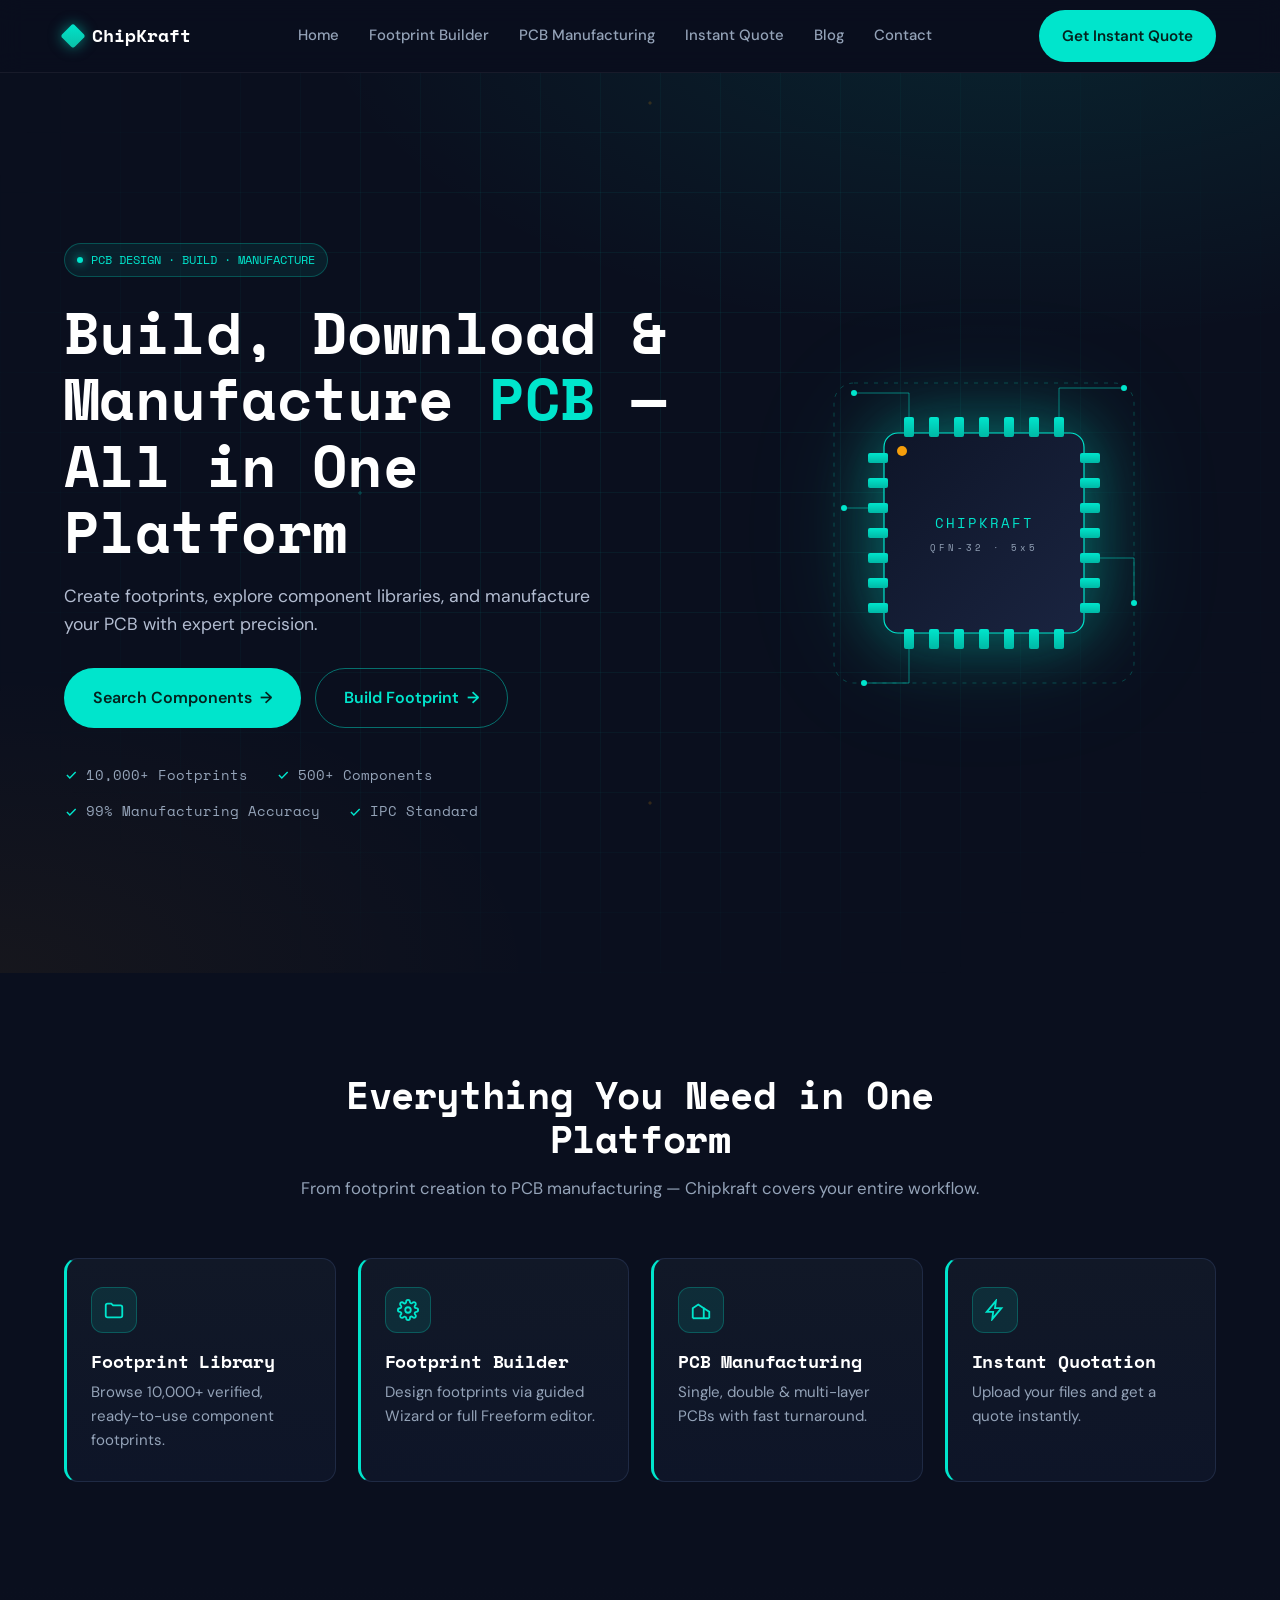
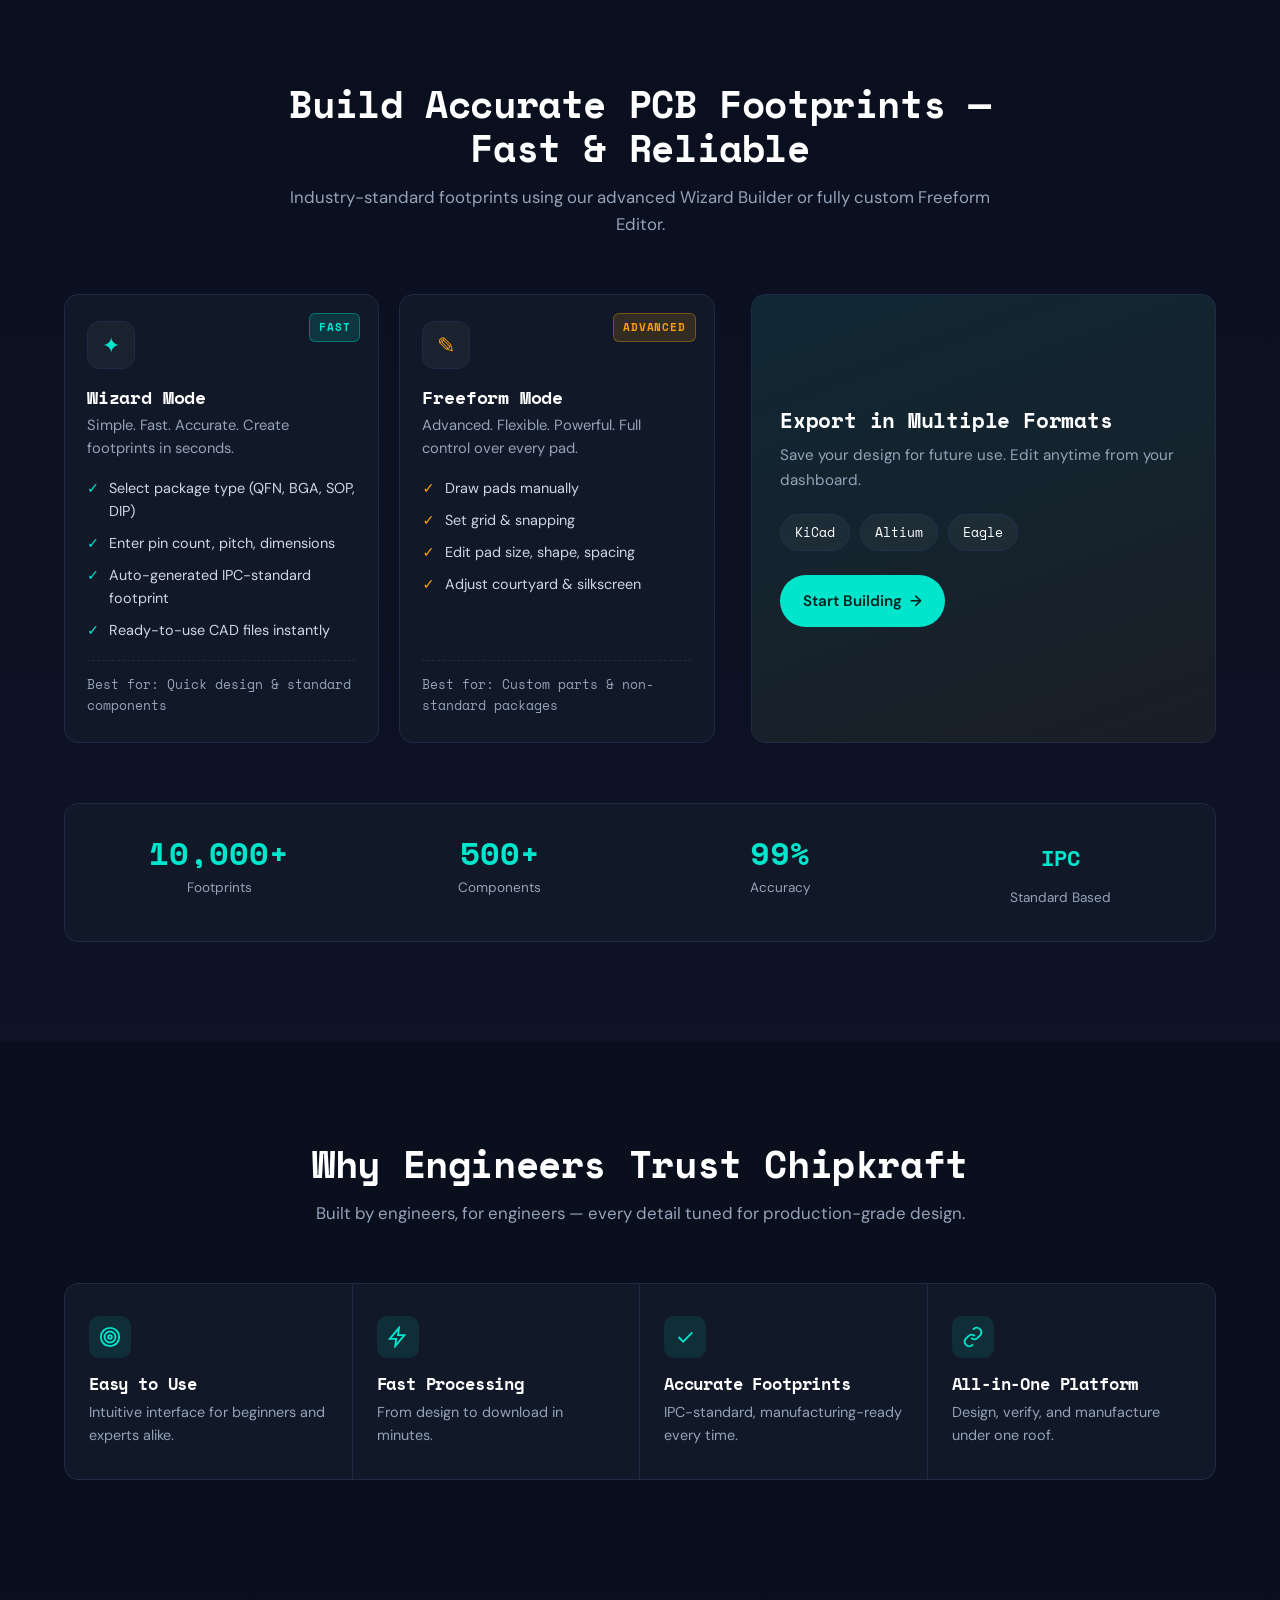
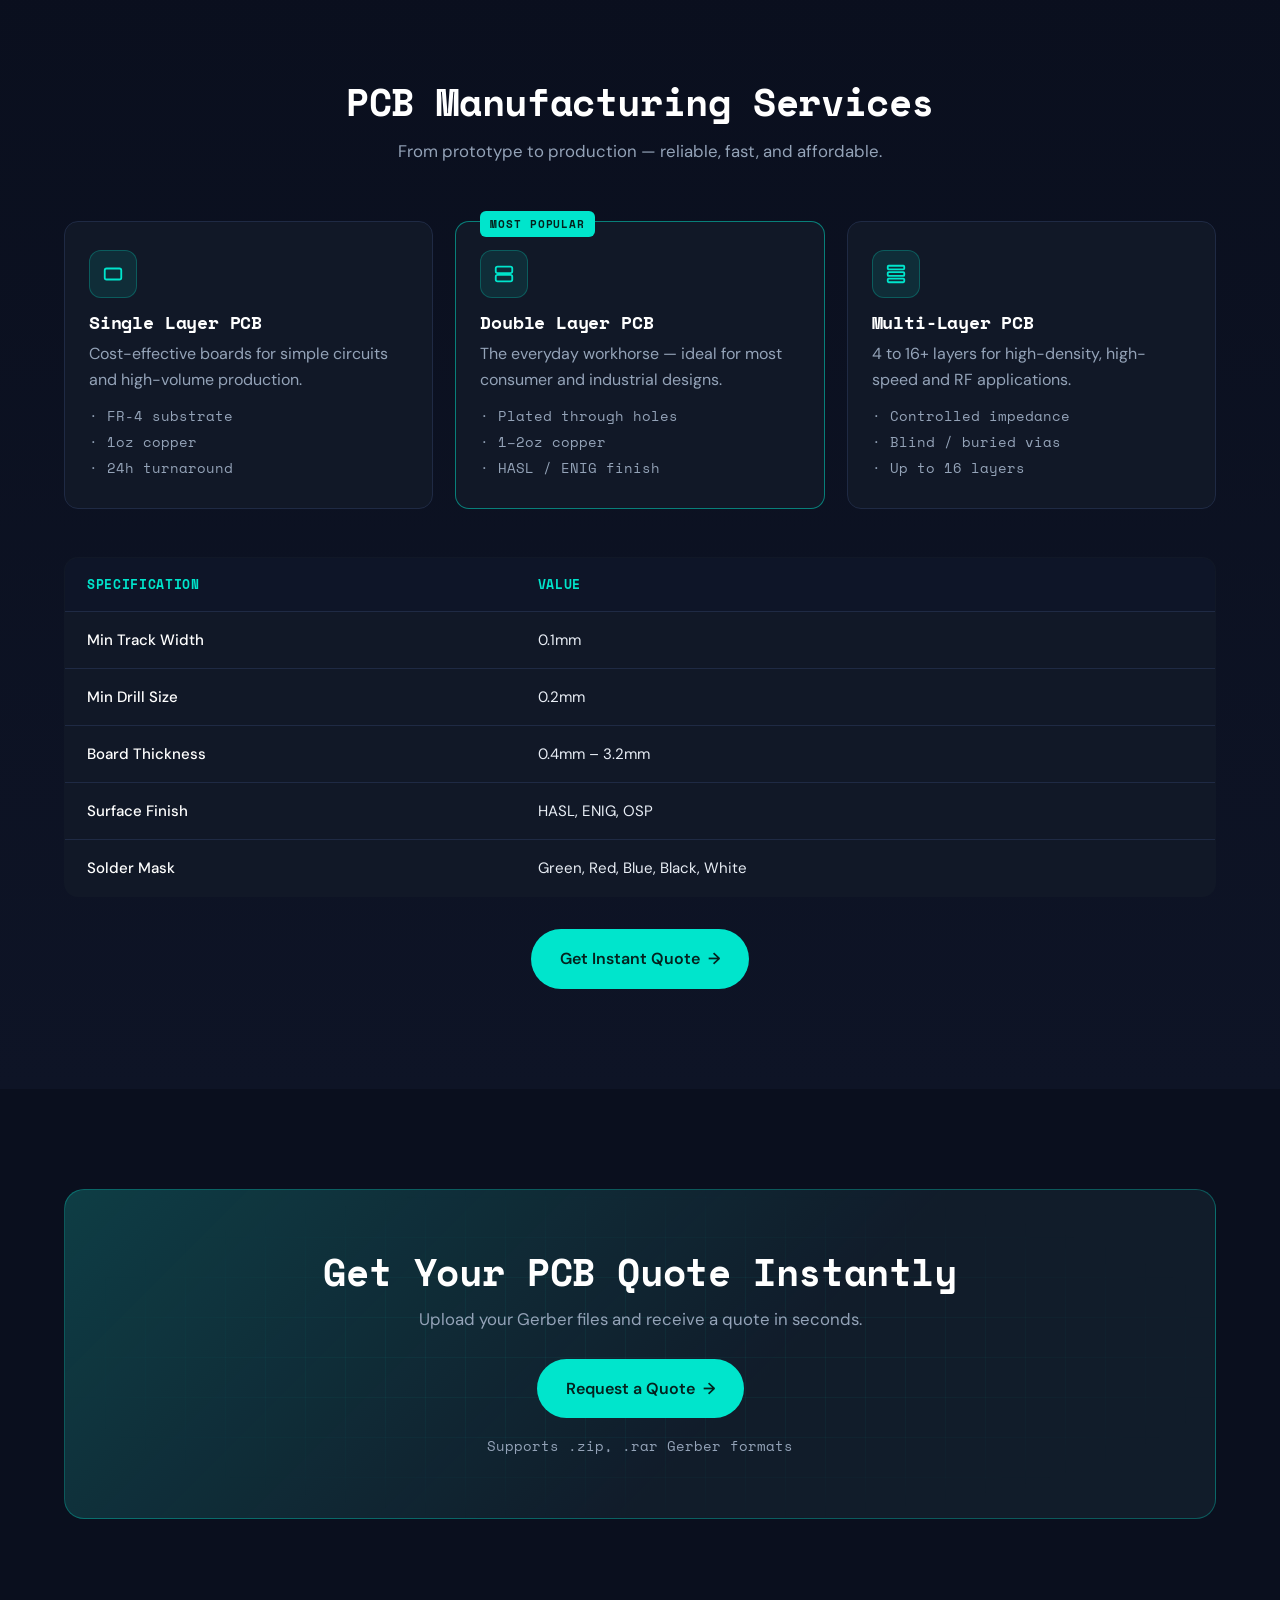
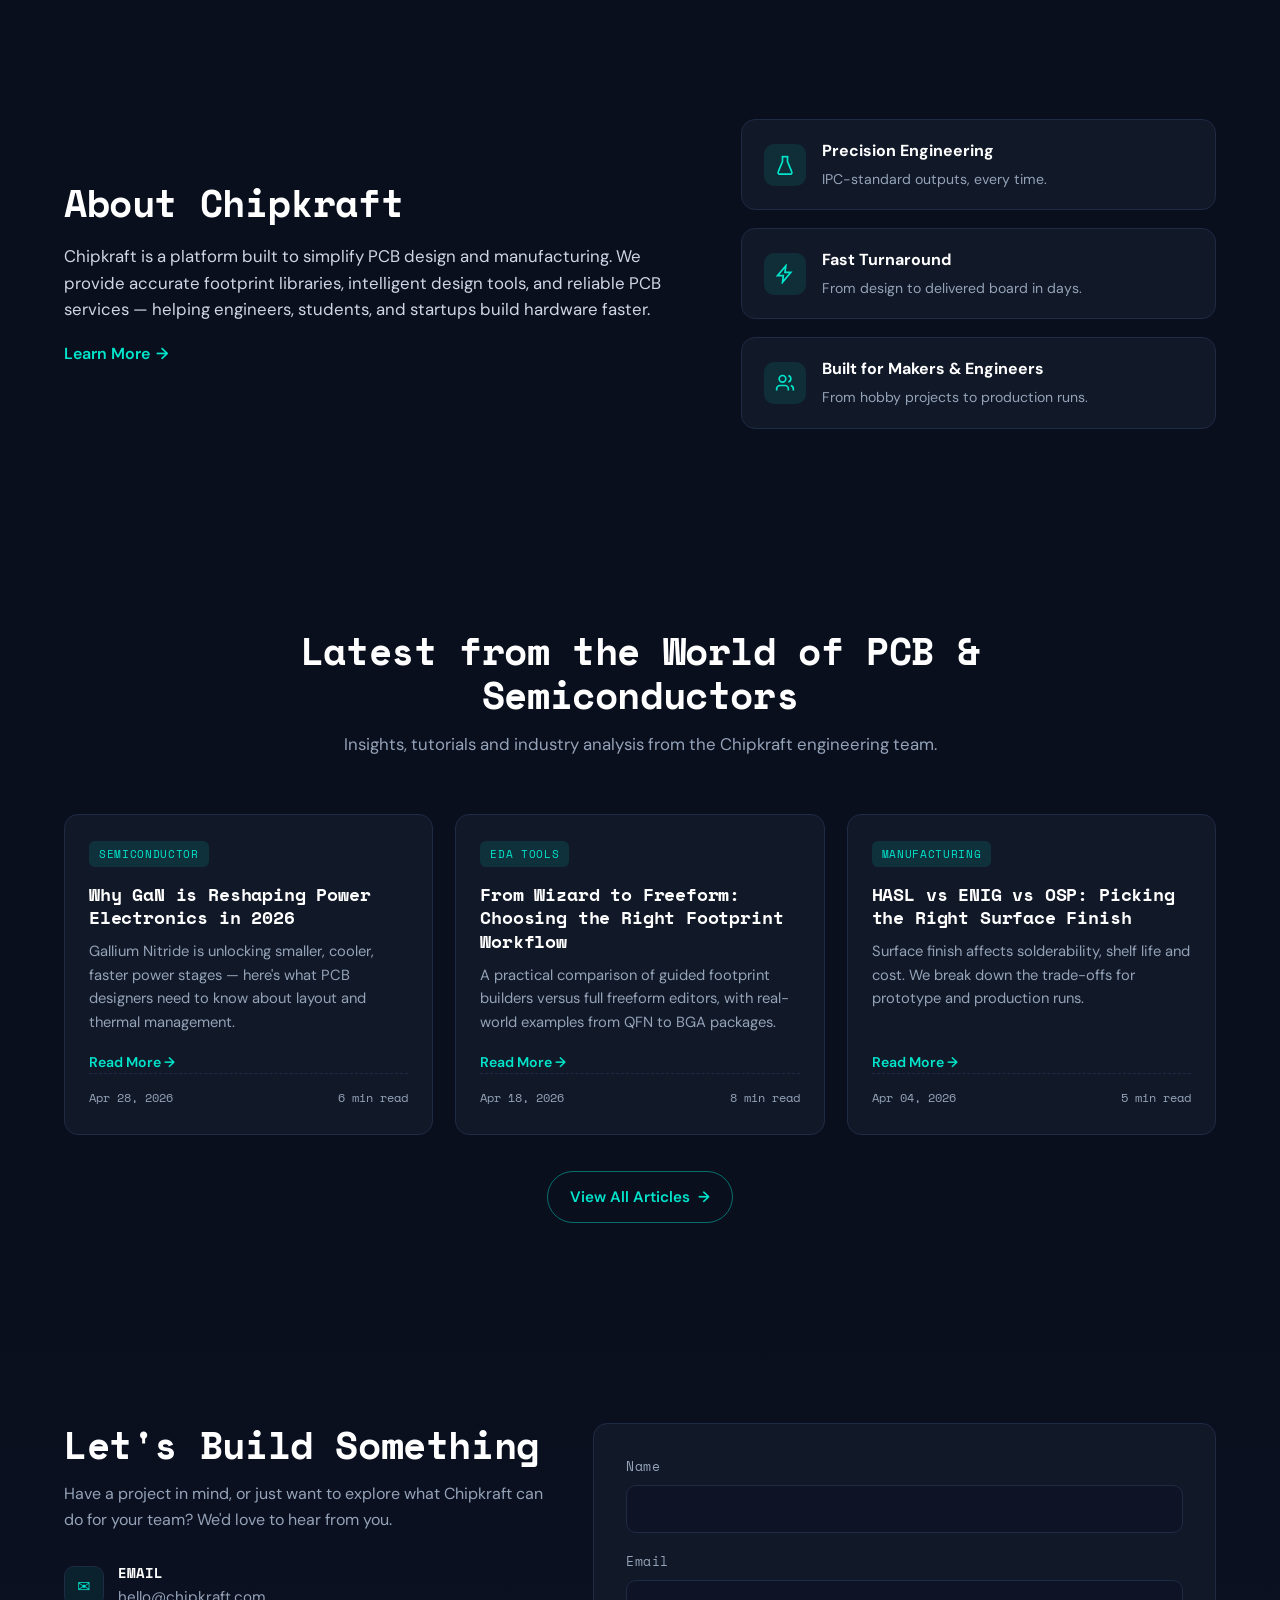
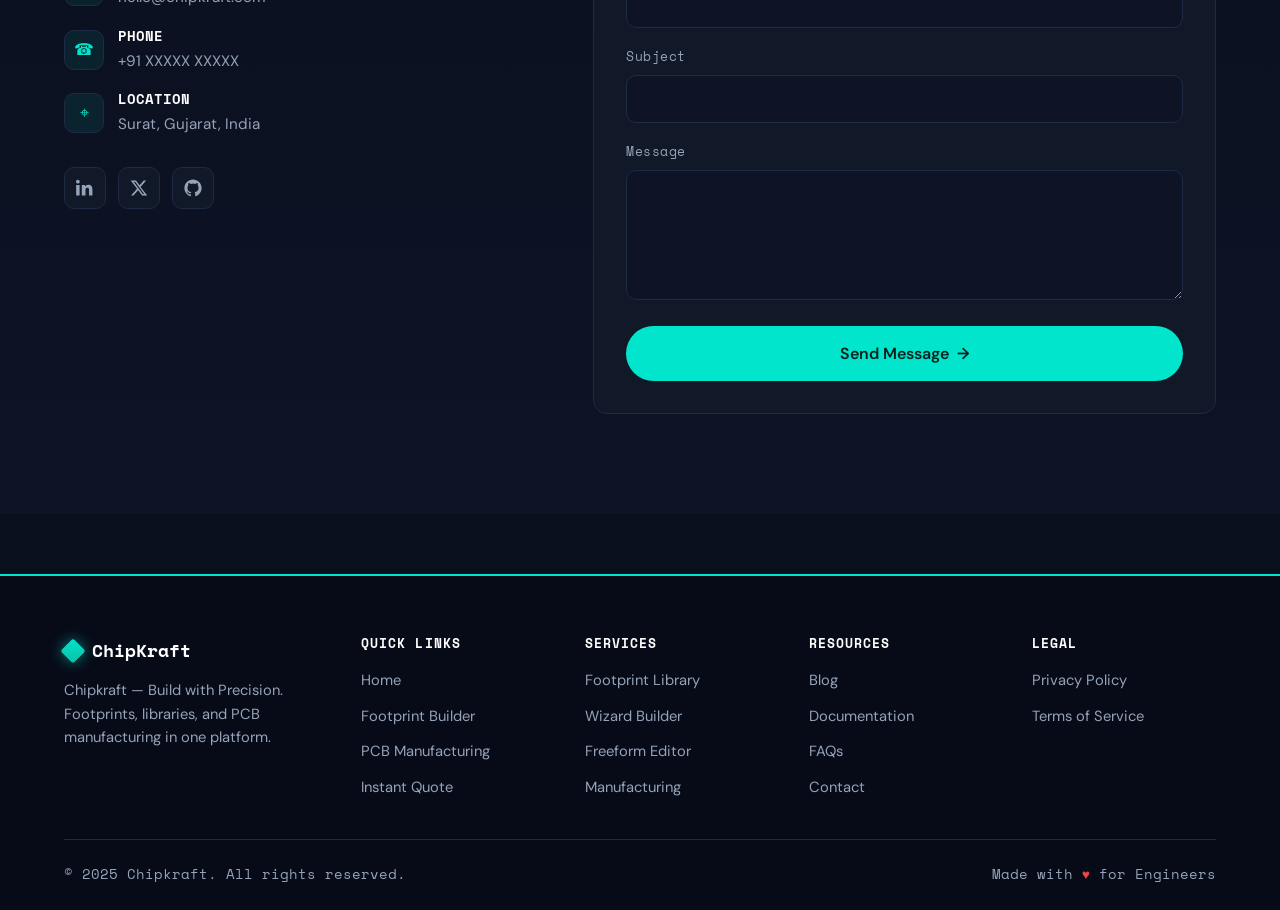
<file: index.html>
<!DOCTYPE html>
<html lang="en">
<head>
<meta charset="UTF-8" />
<meta name="viewport" content="width=device-width, initial-scale=1" />
<title>ChipKraft — Build, Download & Manufacture PCB in One Platform</title>
<meta name="description" content="ChipKraft helps engineers create accurate PCB footprints, browse component libraries, and manufacture PCBs with expert precision." />
<link rel="preconnect" href="https://fonts.googleapis.com" />
<link rel="preconnect" href="https://fonts.gstatic.com" crossorigin />
<link href="https://fonts.googleapis.com/css2?family=Space+Mono:wght@400;700&family=DM+Sans:wght@400;500;600;700&display=swap" rel="stylesheet" />
<style>
:root{
  --bg:#0A0F1E;
  --bg-2:#0E1426;
  --surface:#111827;
  --surface-2:#151d33;
  --border:#1f2a44;
  --border-2:#243150;
  --text:#E8EDF5;
  --text-muted:#94a3b8;
  --heading:#ffffff;
  --accent:#00E5CC;
  --accent-2:#00b8a5;
  --amber:#F59E0B;
  --danger:#ef4444;
  --radius:14px;
  --radius-sm:10px;
  --maxw:1200px;
  --shadow-glow:0 0 0 1px rgba(0,229,204,.25),0 10px 40px -10px rgba(0,229,204,.35);
  --font-mono:'Space Mono', ui-monospace, SFMono-Regular, Menlo, monospace;
  --font-sans:'DM Sans', system-ui, -apple-system, Segoe UI, Roboto, sans-serif;
}

*{box-sizing:border-box;margin:0;padding:0}
html{scroll-behavior:smooth;-webkit-text-size-adjust:100%}
body{
  font-family:var(--font-sans);
  background:var(--bg);
  color:var(--text);
  line-height:1.6;
  overflow-x:hidden;
  -webkit-font-smoothing:antialiased;
}
img,svg{display:block;max-width:100%}
a{color:inherit;text-decoration:none}
button{font-family:inherit;cursor:pointer;border:none;background:none;color:inherit}
input,textarea,select{font-family:inherit;font-size:inherit;color:inherit}

h1,h2,h3,h4{font-family:var(--font-mono);color:var(--heading);letter-spacing:-.01em;line-height:1.15}
h1{font-size:clamp(2rem,4.6vw,3.6rem);font-weight:700}
h2{font-size:clamp(1.6rem,3vw,2.4rem);font-weight:700}
h3{font-size:1.15rem;font-weight:700}
p{color:var(--text-muted)}

.container{max-width:var(--maxw);margin:0 auto;padding:0 24px}

/* ---------- Buttons ---------- */
.btn{
  display:inline-flex;align-items:center;gap:8px;
  padding:13px 22px;border-radius:999px;
  font-weight:600;font-size:.95rem;
  transition:all .25s ease;white-space:nowrap;
  border:1px solid transparent;
}
.btn .arrow{transition:transform .25s ease}
.btn:hover .arrow{transform:translateX(4px)}
.btn-primary{
  background:var(--accent);color:#04221e;
  box-shadow:0 0 0 0 rgba(0,229,204,.6);
}
.btn-primary:hover{
  background:#1ff0d8;
  box-shadow:0 0 30px rgba(0,229,204,.55),0 0 0 4px rgba(0,229,204,.15);
  transform:translateY(-1px);
}
.btn-ghost{
  background:transparent;color:var(--accent);
  border:1px solid rgba(0,229,204,.45);
}
.btn-ghost:hover{
  background:rgba(0,229,204,.08);
  border-color:var(--accent);
  box-shadow:0 0 22px rgba(0,229,204,.25);
}
.btn-lg{padding:16px 28px;font-size:1rem}

/* ---------- Navbar ---------- */
.nav{
  position:sticky;top:0;z-index:1000;
  backdrop-filter:blur(12px);
  -webkit-backdrop-filter:blur(12px);
  background:rgba(10,15,30,.72);
  border-bottom:1px solid rgba(255,255,255,.06);
}
.nav-inner{display:flex;align-items:center;justify-content:space-between;height:72px}
.logo{display:flex;align-items:center;gap:10px;font-family:var(--font-mono);font-weight:700;color:#fff;font-size:1.15rem}
.logo .diamond{
  width:18px;height:18px;display:inline-block;transform:rotate(45deg);
  background:linear-gradient(135deg,var(--accent),#0bbfa6);
  border-radius:3px;
  box-shadow:0 0 14px rgba(0,229,204,.55);
}
.nav-links{display:flex;align-items:center;gap:30px}
.nav-links a{color:var(--text-muted);font-size:.93rem;font-weight:500;transition:color .2s}
.nav-links a:hover{color:#fff}
.nav-cta{display:flex;align-items:center;gap:14px}
.hamburger{display:none;width:42px;height:42px;border:1px solid var(--border);border-radius:10px;align-items:center;justify-content:center}
.hamburger span{width:18px;height:2px;background:#fff;position:relative;display:block}
.hamburger span::before,.hamburger span::after{content:"";position:absolute;width:18px;height:2px;background:#fff;left:0;transition:transform .25s}
.hamburger span::before{top:-6px}
.hamburger span::after{top:6px}
.nav.open .hamburger span{background:transparent}
.nav.open .hamburger span::before{transform:translateY(6px) rotate(45deg)}
.nav.open .hamburger span::after{transform:translateY(-6px) rotate(-45deg)}

/* ---------- Hero ---------- */
.hero{
  position:relative;min-height:100vh;
  display:flex;align-items:center;
  padding:80px 0 60px;
  overflow:hidden;
  background:
    radial-gradient(1200px 600px at 80% -10%, rgba(0,229,204,.10), transparent 60%),
    radial-gradient(900px 500px at 0% 100%, rgba(245,158,11,.05), transparent 60%),
    var(--bg);
}
.hero::before{
  content:"";position:absolute;inset:0;pointer-events:none;
  background-image:
    repeating-linear-gradient(0deg, rgba(0,229,204,.06) 0 1px, transparent 1px 60px),
    repeating-linear-gradient(90deg, rgba(0,229,204,.06) 0 1px, transparent 1px 60px);
  mask-image:radial-gradient(ellipse at 50% 40%, #000 30%, transparent 80%);
  -webkit-mask-image:radial-gradient(ellipse at 50% 40%, #000 30%, transparent 80%);
}
.hero::after{
  content:"";position:absolute;inset:0;pointer-events:none;
  background-image:
    radial-gradient(circle, rgba(0,229,204,.6) 1.4px, transparent 2px),
    radial-gradient(circle, rgba(245,158,11,.5) 1.2px, transparent 2px);
  background-position: 60px 120px, 300px 380px;
  background-size: 600px 600px, 700px 700px;
  background-repeat:repeat;
  opacity:.35;
  filter:blur(.3px);
}
.hero-grid{
  position:relative;z-index:1;
  display:grid;grid-template-columns:1.15fr .85fr;gap:60px;align-items:center;
}
.eyebrow{
  display:inline-flex;align-items:center;gap:8px;
  font-family:var(--font-mono);font-size:.78rem;
  color:var(--accent);
  padding:6px 12px;border-radius:999px;
  background:rgba(0,229,204,.08);
  border:1px solid rgba(0,229,204,.25);
  margin-bottom:22px;
}
.eyebrow .dot{width:6px;height:6px;border-radius:50%;background:var(--accent);box-shadow:0 0 10px var(--accent)}
.hero h1 span{color:var(--accent)}
.hero p.lead{font-size:1.1rem;margin:18px 0 30px;max-width:560px;color:#b3bdd1}
.hero-ctas{display:flex;flex-wrap:wrap;gap:14px;margin-bottom:36px}
.trust-bar{display:flex;flex-wrap:wrap;gap:14px 28px;color:var(--text-muted);font-size:.88rem}
.trust-bar span{display:inline-flex;align-items:center;gap:8px;font-family:var(--font-mono)}
.trust-bar svg{width:14px;height:14px;color:var(--accent)}

/* PCB illustration */
.pcb-illo{position:relative;display:flex;align-items:center;justify-content:center;animation:float 6s ease-in-out infinite;will-change:transform}
@keyframes float{0%,100%{transform:translateY(-6px)}50%{transform:translateY(6px)}}
.pcb-illo svg{filter:drop-shadow(0 0 30px rgba(0,229,204,.35)) drop-shadow(0 0 60px rgba(0,229,204,.15))}

/* ---------- Sections ---------- */
section{padding:100px 0;position:relative}
.section-head{text-align:center;max-width:720px;margin:0 auto 56px}
.section-head h2{margin-bottom:14px}
.section-head p{font-size:1.05rem}

.reveal{opacity:0;transform:translateY(20px);transition:opacity .7s ease, transform .7s ease}
.reveal.visible{opacity:1;transform:none}

/* ---------- Features grid ---------- */
.features{
  display:grid;grid-template-columns:repeat(4,1fr);gap:22px;
}
.feature-card{
  background:linear-gradient(180deg,var(--surface),#0e1528);
  border:1px solid var(--border);
  border-left:3px solid var(--accent);
  border-radius:var(--radius);
  padding:28px 24px;
  transition:transform .25s ease, box-shadow .25s ease, border-color .25s;
}
.feature-card:hover{
  transform:translateY(-4px);
  box-shadow:0 12px 40px -15px rgba(0,229,204,.45);
  border-color:rgba(0,229,204,.4);
}
.feat-icon{
  width:46px;height:46px;border-radius:12px;
  background:rgba(0,229,204,.10);
  color:var(--accent);
  display:flex;align-items:center;justify-content:center;
  margin-bottom:18px;
  border:1px solid rgba(0,229,204,.25);
}
.feature-card h3{margin-bottom:8px;color:#fff}
.feature-card p{font-size:.94rem}

/* ---------- Footprint builder ---------- */
.builder{background:linear-gradient(180deg,var(--bg),var(--bg-2))}
.builder-grid{display:grid;grid-template-columns:1.4fr 1fr;gap:36px;align-items:stretch}
.builder-cards{display:grid;grid-template-columns:1fr 1fr;gap:20px}
.mode-card{
  background:var(--surface);
  border:1px solid var(--border);
  border-radius:var(--radius);
  padding:26px 22px;
  display:flex;flex-direction:column;
  position:relative;
  transition:transform .25s, box-shadow .25s;
}
.mode-card:hover{transform:translateY(-3px);box-shadow:0 14px 40px -18px rgba(0,229,204,.4)}
.mode-card .badge{
  position:absolute;top:18px;right:18px;
  font-family:var(--font-mono);font-size:.68rem;font-weight:700;letter-spacing:.08em;
  padding:5px 9px;border-radius:6px;
}
.badge-fast{background:rgba(0,229,204,.15);color:var(--accent);border:1px solid rgba(0,229,204,.35)}
.badge-adv{background:rgba(245,158,11,.15);color:var(--amber);border:1px solid rgba(245,158,11,.35)}
.mode-icon{
  width:48px;height:48px;border-radius:12px;
  display:flex;align-items:center;justify-content:center;
  background:rgba(255,255,255,.04);border:1px solid var(--border);
  color:var(--accent);font-size:1.4rem;font-family:var(--font-mono);
  margin-bottom:18px;
}
.mode-card.adv .mode-icon{color:var(--amber)}
.mode-card h3{margin-bottom:6px}
.mode-card p.desc{font-size:.92rem;margin-bottom:16px}
.steps{list-style:none;display:flex;flex-direction:column;gap:9px;margin-bottom:18px}
.steps li{display:flex;gap:10px;font-size:.9rem;color:#cfd6e6}
.steps li::before{content:"✓";color:var(--accent);font-weight:700;flex-shrink:0}
.mode-card.adv .steps li::before{color:var(--amber)}
.tag{
  margin-top:auto;font-size:.8rem;color:var(--text-muted);font-family:var(--font-mono);
  padding-top:14px;border-top:1px dashed var(--border);
}

.export-panel{
  background:linear-gradient(160deg, rgba(0,229,204,.08), rgba(245,158,11,.04)), var(--surface);
  border:1px solid var(--border);
  border-radius:var(--radius);
  padding:32px 28px;
  display:flex;flex-direction:column;justify-content:center;
}
.export-panel h3{font-size:1.3rem;margin-bottom:10px}
.export-panel p{font-size:.95rem;margin-bottom:22px}
.format-pills{display:flex;flex-wrap:wrap;gap:10px;margin-bottom:24px}
.pill{
  font-family:var(--font-mono);font-size:.82rem;
  padding:7px 14px;border-radius:999px;
  background:rgba(255,255,255,.04);
  border:1px solid var(--border-2);
  color:#fff;
}

.stats{
  margin-top:60px;
  display:grid;grid-template-columns:repeat(4,1fr);gap:20px;
  background:var(--surface);border:1px solid var(--border);
  border-radius:var(--radius);padding:32px 24px;
}
.stat{text-align:center}
.stat .num{font-family:var(--font-mono);font-size:2rem;font-weight:700;color:var(--accent);line-height:1.1}
.stat .label{font-size:.85rem;color:var(--text-muted);margin-top:6px}

/* ---------- Why ---------- */
.why-grid{display:grid;grid-template-columns:repeat(4,1fr);gap:0;border:1px solid var(--border);border-radius:var(--radius);overflow:hidden;background:var(--surface)}
.why-card{padding:32px 24px;border-right:1px solid var(--border)}
.why-card:last-child{border-right:none}
.why-icon{width:42px;height:42px;border-radius:10px;display:flex;align-items:center;justify-content:center;background:rgba(0,229,204,.1);color:var(--accent);margin-bottom:16px}
.why-card h3{font-size:1.05rem;margin-bottom:8px}
.why-card p{font-size:.9rem}

/* ---------- Manufacturing ---------- */
.pcb-cards{display:grid;grid-template-columns:repeat(3,1fr);gap:22px;margin-bottom:48px}
.pcb-card{
  background:var(--surface);border:1px solid var(--border);border-radius:var(--radius);
  padding:28px 24px;position:relative;transition:transform .25s, box-shadow .25s;
}
.pcb-card:hover{transform:translateY(-4px);box-shadow:0 14px 40px -18px rgba(0,229,204,.45)}
.pcb-card.popular{border-color:rgba(0,229,204,.5)}
.popular-badge{
  position:absolute;top:-11px;left:24px;
  background:var(--accent);color:#04221e;
  font-family:var(--font-mono);font-size:.7rem;font-weight:700;letter-spacing:.08em;
  padding:4px 10px;border-radius:6px;
}
.pcb-card h3{margin:14px 0 8px}
.pcb-card .specs{margin-top:14px;font-size:.85rem;color:var(--text-muted);font-family:var(--font-mono);display:flex;flex-direction:column;gap:4px}
.pcb-icon{width:48px;height:48px;border-radius:12px;background:rgba(0,229,204,.1);color:var(--accent);display:flex;align-items:center;justify-content:center;border:1px solid rgba(0,229,204,.25)}

.spec-table{width:100%;border-collapse:collapse;background:var(--surface);border:1px solid var(--border);border-radius:var(--radius);overflow:hidden;margin-bottom:32px}
.spec-table th,.spec-table td{padding:16px 22px;text-align:left;border-bottom:1px solid var(--border);font-size:.94rem}
.spec-table th{background:#0e1528;color:var(--accent);font-family:var(--font-mono);font-weight:700;font-size:.82rem;letter-spacing:.05em;text-transform:uppercase}
.spec-table tr:last-child td{border-bottom:none}
.spec-table td:first-child{color:#fff;font-weight:500}
.cta-row{text-align:center}

/* ---------- Quote banner ---------- */
.quote-banner{
  background:
    linear-gradient(135deg, rgba(0,229,204,.18), rgba(0,229,204,.02) 60%),
    var(--surface);
  border:1px solid rgba(0,229,204,.3);
  border-radius:20px;
  padding:60px 40px;text-align:center;
  position:relative;overflow:hidden;
}
.quote-banner::before{
  content:"";position:absolute;inset:0;pointer-events:none;
  background-image:
    repeating-linear-gradient(0deg, rgba(0,229,204,.05) 0 1px, transparent 1px 40px),
    repeating-linear-gradient(90deg, rgba(0,229,204,.05) 0 1px, transparent 1px 40px);
  mask-image:radial-gradient(ellipse at center, #000 30%, transparent 75%);
  -webkit-mask-image:radial-gradient(ellipse at center, #000 30%, transparent 75%);
}
.quote-banner > *{position:relative}
.quote-banner h2{margin-bottom:12px}
.quote-banner p{margin-bottom:26px;font-size:1.05rem}
.quote-banner .note{font-size:.85rem;color:var(--text-muted);margin-top:18px;font-family:var(--font-mono)}

/* ---------- About ---------- */
.about-grid{display:grid;grid-template-columns:1.3fr 1fr;gap:60px;align-items:center}
.about-grid h2{margin-bottom:18px}
.about-grid p{font-size:1.05rem;margin-bottom:18px;color:#cfd6e6}
.learn-link{color:var(--accent);font-weight:600;display:inline-flex;align-items:center;gap:6px}
.about-list{list-style:none;display:flex;flex-direction:column;gap:18px}
.about-list li{display:flex;align-items:center;gap:16px;background:var(--surface);border:1px solid var(--border);border-radius:var(--radius);padding:18px 22px}
.about-list .ico{width:42px;height:42px;border-radius:10px;background:rgba(0,229,204,.1);color:var(--accent);display:flex;align-items:center;justify-content:center;flex-shrink:0}
.about-list strong{color:#fff;display:block;margin-bottom:2px}
.about-list span{font-size:.88rem;color:var(--text-muted)}

/* ---------- Blog ---------- */
.blog-grid{display:grid;grid-template-columns:repeat(3,1fr);gap:22px;margin-bottom:36px}
.blog-card{
  background:var(--surface);border:1px solid var(--border);border-radius:var(--radius);
  padding:26px 24px;transition:transform .25s, box-shadow .25s, border-color .25s;
  display:flex;flex-direction:column;
}
.blog-card:hover{transform:translateY(-4px);box-shadow:0 14px 40px -18px rgba(0,229,204,.35);border-color:rgba(0,229,204,.3)}
.cat-badge{
  display:inline-block;font-family:var(--font-mono);font-size:.7rem;letter-spacing:.06em;
  padding:4px 10px;border-radius:6px;background:rgba(0,229,204,.12);color:var(--accent);
  margin-bottom:16px;align-self:flex-start;text-transform:uppercase;
}
.blog-card h3{font-size:1.1rem;margin-bottom:10px;line-height:1.35}
.blog-card .excerpt{font-size:.92rem;margin-bottom:16px;flex:1}
.blog-meta{font-size:.78rem;color:var(--text-muted);font-family:var(--font-mono);margin-top:auto;padding-top:14px;border-top:1px dashed var(--border);display:flex;justify-content:space-between;align-items:center}
.read-more{color:var(--accent);font-weight:600;font-size:.88rem}

/* ---------- Contact ---------- */
.contact-grid{display:grid;grid-template-columns:1fr 1.3fr;gap:50px}
.contact-info h2{margin-bottom:14px}
.contact-info > p{margin-bottom:30px}
.contact-list{list-style:none;display:flex;flex-direction:column;gap:16px;margin-bottom:30px}
.contact-list li{display:flex;align-items:center;gap:14px}
.contact-list .ico{width:40px;height:40px;border-radius:10px;background:rgba(0,229,204,.08);color:var(--accent);display:flex;align-items:center;justify-content:center;border:1px solid var(--border);flex-shrink:0}
.contact-list strong{color:#fff;display:block;font-size:.85rem;font-family:var(--font-mono)}
.contact-list span{color:var(--text-muted);font-size:.95rem}
.socials{display:flex;gap:12px}
.socials a{width:42px;height:42px;border-radius:10px;background:var(--surface);border:1px solid var(--border);display:flex;align-items:center;justify-content:center;color:var(--text-muted);transition:all .2s}
.socials a:hover{color:var(--accent);border-color:var(--accent);box-shadow:0 0 18px rgba(0,229,204,.25)}

.contact-form{background:var(--surface);border:1px solid var(--border);border-radius:var(--radius);padding:32px}
.field{margin-bottom:18px}
.field label{display:block;font-size:.82rem;color:var(--text-muted);margin-bottom:8px;font-family:var(--font-mono);letter-spacing:.04em}
.field input,.field textarea{
  width:100%;background:var(--bg-2);border:1px solid var(--border);border-radius:10px;
  padding:13px 15px;color:#fff;font-size:.95rem;transition:border-color .2s, box-shadow .2s;
}
.field input:focus,.field textarea:focus{outline:none;border-color:var(--accent);box-shadow:0 0 0 3px rgba(0,229,204,.15)}
.field textarea{min-height:130px;resize:vertical}
.field-error{color:var(--danger);font-size:.78rem;margin-top:6px;display:none}
.field.invalid input,.field.invalid textarea{border-color:var(--danger)}
.field.invalid .field-error{display:block}
.form-success{display:none;background:rgba(0,229,204,.12);border:1px solid rgba(0,229,204,.4);color:var(--accent);padding:12px 16px;border-radius:10px;margin-top:14px;font-size:.92rem;font-family:var(--font-mono)}
.form-success.show{display:block}

/* ---------- Footer ---------- */
footer{background:#070b18;border-top:2px solid var(--accent);padding:60px 0 24px;margin-top:60px}
.footer-grid{display:grid;grid-template-columns:1.4fr repeat(4,1fr);gap:40px;margin-bottom:40px}
.footer-brand p{font-size:.92rem;margin-top:14px;max-width:280px}
.footer-col h4{font-family:var(--font-mono);color:#fff;font-size:.82rem;letter-spacing:.08em;text-transform:uppercase;margin-bottom:16px}
.footer-col ul{list-style:none;display:flex;flex-direction:column;gap:10px}
.footer-col a{color:var(--text-muted);font-size:.92rem;transition:color .2s}
.footer-col a:hover{color:var(--accent)}
.footer-bottom{display:flex;justify-content:space-between;align-items:center;padding-top:24px;border-top:1px solid var(--border);font-size:.85rem;color:var(--text-muted);font-family:var(--font-mono)}
.footer-bottom .heart{color:#ef4444}

/* ---------- Mobile ---------- */
@media (max-width:1024px){
  .hero-grid{grid-template-columns:1fr;gap:50px}
  .pcb-illo{order:-1;max-width:380px;margin:0 auto}
  .features{grid-template-columns:repeat(2,1fr)}
  .why-grid{grid-template-columns:repeat(2,1fr)}
  .why-card:nth-child(2){border-right:none}
  .why-card:nth-child(1),.why-card:nth-child(2){border-bottom:1px solid var(--border)}
  .pcb-cards,.blog-grid{grid-template-columns:1fr 1fr}
  .blog-card:nth-child(3),.pcb-card:nth-child(3){grid-column:span 2}
  .builder-grid{grid-template-columns:1fr}
  .about-grid,.contact-grid{grid-template-columns:1fr;gap:40px}
  .footer-grid{grid-template-columns:1fr 1fr;gap:32px}
}
@media (max-width:760px){
  .nav-links,.nav-cta .btn{display:none}
  .hamburger{display:flex}
  .nav.open .nav-links{
    display:flex;flex-direction:column;gap:16px;
    position:absolute;top:72px;left:0;right:0;
    background:rgba(10,15,30,.96);backdrop-filter:blur(12px);
    padding:24px;border-bottom:1px solid var(--border);
  }
  .nav.open .nav-cta .btn{display:inline-flex;margin-top:6px}
  section{padding:70px 0}
  .features,.pcb-cards,.blog-grid,.builder-cards,.stats,.footer-grid{grid-template-columns:1fr}
  .stats{gap:24px;padding:28px 20px}
  .why-grid{grid-template-columns:1fr 1fr}
  .blog-card:nth-child(3),.pcb-card:nth-child(3){grid-column:auto}
  .footer-bottom{flex-direction:column;gap:10px;text-align:center}
  .quote-banner{padding:42px 22px}
  .hero{padding:60px 0 40px}
  .hero-ctas{flex-direction:column;align-items:stretch}
  .hero-ctas .btn{justify-content:center}
}
</style>
</head>
<body>

<!-- ========== NAV ========== -->
<header class="nav" id="nav">
  <div class="container nav-inner">
    <a class="logo" href="#home"><span class="diamond"></span> ChipKraft</a>
    <nav class="nav-links">
      <a href="#home">Home</a>
      <a href="#builder">Footprint Builder</a>
      <a href="#manufacturing">PCB Manufacturing</a>
      <a href="#quote">Instant Quote</a>
      <a href="#blog">Blog</a>
      <a href="#contact">Contact</a>
    </nav>
    <div class="nav-cta">
      <a href="#quote" class="btn btn-primary">Get Instant Quote</a>
      <button class="hamburger" id="hamburger" aria-label="Menu"><span></span></button>
    </div>
  </div>
</header>

<!-- ========== HERO ========== -->
<section class="hero" id="home">
  <div class="container hero-grid">
    <div>
      <span class="eyebrow"><span class="dot"></span> PCB DESIGN · BUILD · MANUFACTURE</span>
      <h1>Build, Download &amp; Manufacture <span>PCB</span> — All in One Platform</h1>
      <p class="lead">Create footprints, explore component libraries, and manufacture your PCB with expert precision.</p>
      <div class="hero-ctas">
        <a href="#features" class="btn btn-primary btn-lg">Search Components <span class="arrow">→</span></a>
        <a href="#builder" class="btn btn-ghost btn-lg">Build Footprint <span class="arrow">→</span></a>
      </div>
      <div class="trust-bar">
        <span><svg viewBox="0 0 24 24" fill="none" stroke="currentColor" stroke-width="2.5"><path d="M5 12l5 5L20 7"/></svg> 10,000+ Footprints</span>
        <span><svg viewBox="0 0 24 24" fill="none" stroke="currentColor" stroke-width="2.5"><path d="M5 12l5 5L20 7"/></svg> 500+ Components</span>
        <span><svg viewBox="0 0 24 24" fill="none" stroke="currentColor" stroke-width="2.5"><path d="M5 12l5 5L20 7"/></svg> 99% Manufacturing Accuracy</span>
        <span><svg viewBox="0 0 24 24" fill="none" stroke="currentColor" stroke-width="2.5"><path d="M5 12l5 5L20 7"/></svg> IPC Standard</span>
      </div>
    </div>
    <div class="pcb-illo">
      <!-- QFN-style chip SVG -->
      <svg width="380" height="380" viewBox="0 0 380 380" xmlns="http://www.w3.org/2000/svg">
        <defs>
          <linearGradient id="chip-grad" x1="0" y1="0" x2="1" y2="1">
            <stop offset="0%" stop-color="#0e1528"/>
            <stop offset="100%" stop-color="#1a2440"/>
          </linearGradient>
          <linearGradient id="pad-grad" x1="0" y1="0" x2="0" y2="1">
            <stop offset="0%" stop-color="#00E5CC"/>
            <stop offset="100%" stop-color="#00b8a5"/>
          </linearGradient>
        </defs>
        <!-- Outer trace ring -->
        <rect x="40" y="40" width="300" height="300" rx="20" fill="none" stroke="rgba(0,229,204,.25)" stroke-width="1" stroke-dasharray="4 6"/>
        <!-- Chip body -->
        <rect x="90" y="90" width="200" height="200" rx="14" fill="url(#chip-grad)" stroke="#00E5CC" stroke-width="1.2"/>
        <!-- Pin 1 indicator -->
        <circle cx="108" cy="108" r="5" fill="#F59E0B"/>
        <!-- Inner notch text -->
        <text x="190" y="185" text-anchor="middle" font-family="Space Mono, monospace" font-size="14" fill="#00E5CC" letter-spacing="2">CHIPKRAFT</text>
        <text x="190" y="208" text-anchor="middle" font-family="Space Mono, monospace" font-size="9" fill="#94a3b8" letter-spacing="3">QFN-32  ·  5x5</text>
        <!-- Top pads -->
        <g fill="url(#pad-grad)">
          <!-- top -->
          <rect x="110" y="74" width="10" height="20" rx="2"/>
          <rect x="135" y="74" width="10" height="20" rx="2"/>
          <rect x="160" y="74" width="10" height="20" rx="2"/>
          <rect x="185" y="74" width="10" height="20" rx="2"/>
          <rect x="210" y="74" width="10" height="20" rx="2"/>
          <rect x="235" y="74" width="10" height="20" rx="2"/>
          <rect x="260" y="74" width="10" height="20" rx="2"/>
          <!-- bottom -->
          <rect x="110" y="286" width="10" height="20" rx="2"/>
          <rect x="135" y="286" width="10" height="20" rx="2"/>
          <rect x="160" y="286" width="10" height="20" rx="2"/>
          <rect x="185" y="286" width="10" height="20" rx="2"/>
          <rect x="210" y="286" width="10" height="20" rx="2"/>
          <rect x="235" y="286" width="10" height="20" rx="2"/>
          <rect x="260" y="286" width="10" height="20" rx="2"/>
          <!-- left -->
          <rect x="74" y="110" width="20" height="10" rx="2"/>
          <rect x="74" y="135" width="20" height="10" rx="2"/>
          <rect x="74" y="160" width="20" height="10" rx="2"/>
          <rect x="74" y="185" width="20" height="10" rx="2"/>
          <rect x="74" y="210" width="20" height="10" rx="2"/>
          <rect x="74" y="235" width="20" height="10" rx="2"/>
          <rect x="74" y="260" width="20" height="10" rx="2"/>
          <!-- right -->
          <rect x="286" y="110" width="20" height="10" rx="2"/>
          <rect x="286" y="135" width="20" height="10" rx="2"/>
          <rect x="286" y="160" width="20" height="10" rx="2"/>
          <rect x="286" y="185" width="20" height="10" rx="2"/>
          <rect x="286" y="210" width="20" height="10" rx="2"/>
          <rect x="286" y="235" width="20" height="10" rx="2"/>
          <rect x="286" y="260" width="20" height="10" rx="2"/>
        </g>
        <!-- Trace lines extending out -->
        <g stroke="rgba(0,229,204,.5)" stroke-width="1" fill="none">
          <path d="M115 74 L115 50 L60 50"/>
          <path d="M265 74 L265 45 L330 45"/>
          <path d="M50 165 L74 165"/>
          <path d="M306 215 L340 215 L340 260"/>
          <path d="M115 306 L115 340 L70 340"/>
        </g>
        <g fill="#00E5CC">
          <circle cx="60" cy="50" r="3"/>
          <circle cx="330" cy="45" r="3"/>
          <circle cx="50" cy="165" r="3"/>
          <circle cx="340" cy="260" r="3"/>
          <circle cx="70" cy="340" r="3"/>
        </g>
      </svg>
    </div>
  </div>
</section>

<!-- ========== FEATURES ========== -->
<section id="features">
  <div class="container">
    <div class="section-head reveal">
      <h2>Everything You Need in One Platform</h2>
      <p>From footprint creation to PCB manufacturing — Chipkraft covers your entire workflow.</p>
    </div>
    <div class="features">
      <div class="feature-card reveal">
        <div class="feat-icon"><svg width="22" height="22" viewBox="0 0 24 24" fill="none" stroke="currentColor" stroke-width="2"><path d="M3 7a2 2 0 0 1 2-2h4l2 2h8a2 2 0 0 1 2 2v9a2 2 0 0 1-2 2H5a2 2 0 0 1-2-2z"/></svg></div>
        <h3>Footprint Library</h3>
        <p>Browse 10,000+ verified, ready-to-use component footprints.</p>
      </div>
      <div class="feature-card reveal">
        <div class="feat-icon"><svg width="22" height="22" viewBox="0 0 24 24" fill="none" stroke="currentColor" stroke-width="2"><circle cx="12" cy="12" r="3"/><path d="M19.4 15a1.7 1.7 0 0 0 .3 1.8l.1.1a2 2 0 1 1-2.8 2.8l-.1-.1a1.7 1.7 0 0 0-1.8-.3 1.7 1.7 0 0 0-1 1.5V21a2 2 0 1 1-4 0v-.1a1.7 1.7 0 0 0-1.1-1.5 1.7 1.7 0 0 0-1.8.3l-.1.1a2 2 0 1 1-2.8-2.8l.1-.1a1.7 1.7 0 0 0 .3-1.8 1.7 1.7 0 0 0-1.5-1H3a2 2 0 1 1 0-4h.1a1.7 1.7 0 0 0 1.5-1.1 1.7 1.7 0 0 0-.3-1.8l-.1-.1a2 2 0 1 1 2.8-2.8l.1.1a1.7 1.7 0 0 0 1.8.3H9a1.7 1.7 0 0 0 1-1.5V3a2 2 0 1 1 4 0v.1a1.7 1.7 0 0 0 1 1.5 1.7 1.7 0 0 0 1.8-.3l.1-.1a2 2 0 1 1 2.8 2.8l-.1.1a1.7 1.7 0 0 0-.3 1.8V9a1.7 1.7 0 0 0 1.5 1H21a2 2 0 1 1 0 4h-.1a1.7 1.7 0 0 0-1.5 1z"/></svg></div>
        <h3>Footprint Builder</h3>
        <p>Design footprints via guided Wizard or full Freeform editor.</p>
      </div>
      <div class="feature-card reveal">
        <div class="feat-icon"><svg width="22" height="22" viewBox="0 0 24 24" fill="none" stroke="currentColor" stroke-width="2"><path d="M3 21V10l6-4 6 4v11"/><path d="M15 10l6 4v7"/><path d="M3 21h18"/></svg></div>
        <h3>PCB Manufacturing</h3>
        <p>Single, double &amp; multi-layer PCBs with fast turnaround.</p>
      </div>
      <div class="feature-card reveal">
        <div class="feat-icon"><svg width="22" height="22" viewBox="0 0 24 24" fill="none" stroke="currentColor" stroke-width="2"><path d="M13 2L3 14h7l-1 8 10-12h-7z"/></svg></div>
        <h3>Instant Quotation</h3>
        <p>Upload your files and get a quote instantly.</p>
      </div>
    </div>
  </div>
</section>

<!-- ========== BUILDER ========== -->
<section id="builder" class="builder">
  <div class="container">
    <div class="section-head reveal">
      <h2>Build Accurate PCB Footprints — Fast &amp; Reliable</h2>
      <p>Industry-standard footprints using our advanced Wizard Builder or fully custom Freeform Editor.</p>
    </div>
    <div class="builder-grid">
      <div class="builder-cards">
        <div class="mode-card reveal">
          <span class="badge badge-fast">FAST</span>
          <div class="mode-icon">✦</div>
          <h3>Wizard Mode</h3>
          <p class="desc">Simple. Fast. Accurate. Create footprints in seconds.</p>
          <ul class="steps">
            <li>Select package type (QFN, BGA, SOP, DIP)</li>
            <li>Enter pin count, pitch, dimensions</li>
            <li>Auto-generated IPC-standard footprint</li>
            <li>Ready-to-use CAD files instantly</li>
          </ul>
          <div class="tag">Best for: Quick design &amp; standard components</div>
        </div>
        <div class="mode-card adv reveal">
          <span class="badge badge-adv">ADVANCED</span>
          <div class="mode-icon">✎</div>
          <h3>Freeform Mode</h3>
          <p class="desc">Advanced. Flexible. Powerful. Full control over every pad.</p>
          <ul class="steps">
            <li>Draw pads manually</li>
            <li>Set grid &amp; snapping</li>
            <li>Edit pad size, shape, spacing</li>
            <li>Adjust courtyard &amp; silkscreen</li>
          </ul>
          <div class="tag">Best for: Custom parts &amp; non-standard packages</div>
        </div>
      </div>
      <div class="export-panel reveal">
        <h3>Export in Multiple Formats</h3>
        <p>Save your design for future use. Edit anytime from your dashboard.</p>
        <div class="format-pills">
          <span class="pill">KiCad</span>
          <span class="pill">Altium</span>
          <span class="pill">Eagle</span>
        </div>
        <a href="#quote" class="btn btn-primary" style="align-self:flex-start">Start Building <span class="arrow">→</span></a>
      </div>
    </div>

    <div class="stats reveal" id="stats">
      <div class="stat"><div class="num" data-count="10000" data-suffix="+">0</div><div class="label">Footprints</div></div>
      <div class="stat"><div class="num" data-count="500" data-suffix="+">0</div><div class="label">Components</div></div>
      <div class="stat"><div class="num" data-count="99" data-suffix="%">0</div><div class="label">Accuracy</div></div>
      <div class="stat"><div class="num" style="font-size:1.4rem;line-height:2">IPC</div><div class="label">Standard Based</div></div>
    </div>
  </div>
</section>

<!-- ========== WHY ========== -->
<section id="why">
  <div class="container">
    <div class="section-head reveal">
      <h2>Why Engineers Trust Chipkraft</h2>
      <p>Built by engineers, for engineers — every detail tuned for production-grade design.</p>
    </div>
    <div class="why-grid reveal">
      <div class="why-card">
        <div class="why-icon"><svg width="22" height="22" viewBox="0 0 24 24" fill="none" stroke="currentColor" stroke-width="2"><circle cx="12" cy="12" r="10"/><circle cx="12" cy="12" r="6"/><circle cx="12" cy="12" r="2"/></svg></div>
        <h3>Easy to Use</h3><p>Intuitive interface for beginners and experts alike.</p>
      </div>
      <div class="why-card">
        <div class="why-icon"><svg width="22" height="22" viewBox="0 0 24 24" fill="none" stroke="currentColor" stroke-width="2"><path d="M13 2L3 14h7l-1 8 10-12h-7z"/></svg></div>
        <h3>Fast Processing</h3><p>From design to download in minutes.</p>
      </div>
      <div class="why-card">
        <div class="why-icon"><svg width="22" height="22" viewBox="0 0 24 24" fill="none" stroke="currentColor" stroke-width="2"><path d="M5 12l5 5L20 7"/></svg></div>
        <h3>Accurate Footprints</h3><p>IPC-standard, manufacturing-ready every time.</p>
      </div>
      <div class="why-card">
        <div class="why-icon"><svg width="22" height="22" viewBox="0 0 24 24" fill="none" stroke="currentColor" stroke-width="2"><path d="M10 13a5 5 0 0 0 7 0l3-3a5 5 0 0 0-7-7l-1 1"/><path d="M14 11a5 5 0 0 0-7 0l-3 3a5 5 0 0 0 7 7l1-1"/></svg></div>
        <h3>All-in-One Platform</h3><p>Design, verify, and manufacture under one roof.</p>
      </div>
    </div>
  </div>
</section>

<!-- ========== MANUFACTURING ========== -->
<section id="manufacturing" class="builder">
  <div class="container">
    <div class="section-head reveal">
      <h2>PCB Manufacturing Services</h2>
      <p>From prototype to production — reliable, fast, and affordable.</p>
    </div>
    <div class="pcb-cards">
      <div class="pcb-card reveal">
        <div class="pcb-icon"><svg width="22" height="22" viewBox="0 0 24 24" fill="none" stroke="currentColor" stroke-width="2"><rect x="3" y="6" width="18" height="12" rx="2"/></svg></div>
        <h3>Single Layer PCB</h3>
        <p>Cost-effective boards for simple circuits and high-volume production.</p>
        <div class="specs">
          <span>· FR-4 substrate</span><span>· 1oz copper</span><span>· 24h turnaround</span>
        </div>
      </div>
      <div class="pcb-card popular reveal">
        <span class="popular-badge">MOST POPULAR</span>
        <div class="pcb-icon"><svg width="22" height="22" viewBox="0 0 24 24" fill="none" stroke="currentColor" stroke-width="2"><rect x="3" y="4" width="18" height="7" rx="2"/><rect x="3" y="13" width="18" height="7" rx="2"/></svg></div>
        <h3>Double Layer PCB</h3>
        <p>The everyday workhorse — ideal for most consumer and industrial designs.</p>
        <div class="specs">
          <span>· Plated through holes</span><span>· 1–2oz copper</span><span>· HASL / ENIG finish</span>
        </div>
      </div>
      <div class="pcb-card reveal">
        <div class="pcb-icon"><svg width="22" height="22" viewBox="0 0 24 24" fill="none" stroke="currentColor" stroke-width="2"><rect x="3" y="3" width="18" height="4" rx="1"/><rect x="3" y="10" width="18" height="4" rx="1"/><rect x="3" y="17" width="18" height="4" rx="1"/></svg></div>
        <h3>Multi-Layer PCB</h3>
        <p>4 to 16+ layers for high-density, high-speed and RF applications.</p>
        <div class="specs">
          <span>· Controlled impedance</span><span>· Blind / buried vias</span><span>· Up to 16 layers</span>
        </div>
      </div>
    </div>

    <table class="spec-table reveal">
      <thead><tr><th>Specification</th><th>Value</th></tr></thead>
      <tbody>
        <tr><td>Min Track Width</td><td>0.1mm</td></tr>
        <tr><td>Min Drill Size</td><td>0.2mm</td></tr>
        <tr><td>Board Thickness</td><td>0.4mm – 3.2mm</td></tr>
        <tr><td>Surface Finish</td><td>HASL, ENIG, OSP</td></tr>
        <tr><td>Solder Mask</td><td>Green, Red, Blue, Black, White</td></tr>
      </tbody>
    </table>
    <div class="cta-row reveal">
      <a href="#quote" class="btn btn-primary btn-lg">Get Instant Quote <span class="arrow">→</span></a>
    </div>
  </div>
</section>

<!-- ========== QUOTE BANNER ========== -->
<section id="quote">
  <div class="container">
    <div class="quote-banner reveal">
      <h2>Get Your PCB Quote Instantly</h2>
      <p>Upload your Gerber files and receive a quote in seconds.</p>
      <a href="#contact" class="btn btn-primary btn-lg">Request a Quote <span class="arrow">→</span></a>
      <div class="note">Supports .zip, .rar Gerber formats</div>
    </div>
  </div>
</section>

<!-- ========== ABOUT ========== -->
<section id="about">
  <div class="container about-grid">
    <div class="reveal">
      <h2>About Chipkraft</h2>
      <p>Chipkraft is a platform built to simplify PCB design and manufacturing. We provide accurate footprint libraries, intelligent design tools, and reliable PCB services — helping engineers, students, and startups build hardware faster.</p>
      <a href="#contact" class="learn-link">Learn More <span class="arrow">→</span></a>
    </div>
    <ul class="about-list reveal">
      <li>
        <div class="ico"><svg width="20" height="20" viewBox="0 0 24 24" fill="none" stroke="currentColor" stroke-width="2"><path d="M9 2v6L4 20a2 2 0 0 0 2 3h12a2 2 0 0 0 2-3L15 8V2"/><path d="M8 2h8"/></svg></div>
        <div><strong>Precision Engineering</strong><span>IPC-standard outputs, every time.</span></div>
      </li>
      <li>
        <div class="ico"><svg width="20" height="20" viewBox="0 0 24 24" fill="none" stroke="currentColor" stroke-width="2"><path d="M13 2L3 14h7l-1 8 10-12h-7z"/></svg></div>
        <div><strong>Fast Turnaround</strong><span>From design to delivered board in days.</span></div>
      </li>
      <li>
        <div class="ico"><svg width="20" height="20" viewBox="0 0 24 24" fill="none" stroke="currentColor" stroke-width="2"><path d="M16 21v-2a4 4 0 0 0-4-4H6a4 4 0 0 0-4 4v2"/><circle cx="9" cy="7" r="4"/><path d="M22 21v-2a4 4 0 0 0-3-3.87"/><path d="M16 3.13a4 4 0 0 1 0 7.75"/></svg></div>
        <div><strong>Built for Makers &amp; Engineers</strong><span>From hobby projects to production runs.</span></div>
      </li>
    </ul>
  </div>
</section>

<!-- ========== BLOG ========== -->
<section id="blog">
  <div class="container">
    <div class="section-head reveal">
      <h2>Latest from the World of PCB &amp; Semiconductors</h2>
      <p>Insights, tutorials and industry analysis from the Chipkraft engineering team.</p>
    </div>
    <div class="blog-grid">
      <article class="blog-card reveal">
        <span class="cat-badge">Semiconductor</span>
        <h3>Why GaN is Reshaping Power Electronics in 2026</h3>
        <p class="excerpt">Gallium Nitride is unlocking smaller, cooler, faster power stages — here's what PCB designers need to know about layout and thermal management.</p>
        <a href="blog/posts/gan-power-electronics.html" class="read-more">Read More →</a>
        <div class="blog-meta"><span>Apr 28, 2026</span><span>6 min read</span></div>
      </article>
      <article class="blog-card reveal">
        <span class="cat-badge">EDA Tools</span>
        <h3>From Wizard to Freeform: Choosing the Right Footprint Workflow</h3>
        <p class="excerpt">A practical comparison of guided footprint builders versus full freeform editors, with real-world examples from QFN to BGA packages.</p>
        <a href="blog/posts/wizard-vs-freeform.html" class="read-more">Read More →</a>
        <div class="blog-meta"><span>Apr 18, 2026</span><span>8 min read</span></div>
      </article>
      <article class="blog-card reveal">
        <span class="cat-badge">Manufacturing</span>
        <h3>HASL vs ENIG vs OSP: Picking the Right Surface Finish</h3>
        <p class="excerpt">Surface finish affects solderability, shelf life and cost. We break down the trade-offs for prototype and production runs.</p>
        <a href="blog/posts/surface-finish-guide.html" class="read-more">Read More →</a>
        <div class="blog-meta"><span>Apr 04, 2026</span><span>5 min read</span></div>
      </article>
    </div>
    <div class="cta-row reveal">
      <a href="blog/" class="btn btn-ghost">View All Articles <span class="arrow">→</span></a>
    </div>
  </div>
</section>

<!-- ========== CONTACT ========== -->
<section id="contact" class="builder">
  <div class="container contact-grid">
    <div class="contact-info reveal">
      <h2>Let's Build Something</h2>
      <p>Have a project in mind, or just want to explore what Chipkraft can do for your team? We'd love to hear from you.</p>
      <ul class="contact-list">
        <li><div class="ico">✉</div><div><strong>EMAIL</strong><span>hello@chipkraft.com</span></div></li>
        <li><div class="ico">☎</div><div><strong>PHONE</strong><span>+91 XXXXX XXXXX</span></div></li>
        <li><div class="ico">⌖</div><div><strong>LOCATION</strong><span>Surat, Gujarat, India</span></div></li>
      </ul>
      <div class="socials">
        <a href="#" aria-label="LinkedIn"><svg width="18" height="18" viewBox="0 0 24 24" fill="currentColor"><path d="M4.98 3.5C4.98 4.88 3.87 6 2.5 6S0 4.88 0 3.5 1.12 1 2.5 1s2.48 1.12 2.48 2.5zM.22 8h4.56v14H.22V8zm7.5 0h4.37v1.92h.06c.61-1.15 2.1-2.36 4.32-2.36 4.62 0 5.47 3.04 5.47 7v7.44h-4.56v-6.59c0-1.57-.03-3.6-2.19-3.6-2.2 0-2.53 1.71-2.53 3.48V22H7.72V8z"/></svg></a>
        <a href="#" aria-label="X"><svg width="18" height="18" viewBox="0 0 24 24" fill="currentColor"><path d="M18.244 2H21.5l-7.5 8.57L23 22h-6.844l-5.36-7.014L4.66 22H1.4l8.02-9.166L1 2h7.014l4.847 6.41L18.244 2zm-1.2 18h1.875L7.06 4H5.05l11.994 16z"/></svg></a>
        <a href="#" aria-label="GitHub"><svg width="18" height="18" viewBox="0 0 24 24" fill="currentColor"><path d="M12 .5C5.65.5.5 5.65.5 12c0 5.08 3.29 9.39 7.86 10.91.58.1.79-.25.79-.56v-2c-3.2.7-3.88-1.36-3.88-1.36-.52-1.33-1.27-1.69-1.27-1.69-1.04-.71.08-.7.08-.7 1.15.08 1.76 1.18 1.76 1.18 1.02 1.75 2.68 1.25 3.34.96.1-.74.4-1.25.72-1.54-2.55-.29-5.24-1.28-5.24-5.69 0-1.26.45-2.29 1.18-3.1-.12-.29-.51-1.46.11-3.04 0 0 .97-.31 3.18 1.18a11 11 0 0 1 5.79 0c2.21-1.49 3.18-1.18 3.18-1.18.62 1.58.23 2.75.11 3.04.74.81 1.18 1.84 1.18 3.1 0 4.42-2.69 5.4-5.25 5.68.41.36.78 1.06.78 2.13v3.16c0 .31.21.67.8.55C20.21 21.39 23.5 17.07 23.5 12 23.5 5.65 18.35.5 12 .5z"/></svg></a>
      </div>
    </div>
    <form class="contact-form reveal" id="contactForm" novalidate>
      <div class="field"><label for="name">Name</label><input id="name" name="name" type="text" required /><div class="field-error">Please enter your name.</div></div>
      <div class="field"><label for="email">Email</label><input id="email" name="email" type="email" required /><div class="field-error">Please enter a valid email.</div></div>
      <div class="field"><label for="subject">Subject</label><input id="subject" name="subject" type="text" required /><div class="field-error">Please add a subject.</div></div>
      <div class="field"><label for="message">Message</label><textarea id="message" name="message" required></textarea><div class="field-error">Please write a short message.</div></div>
      <button type="submit" class="btn btn-primary btn-lg" style="width:100%;justify-content:center">Send Message <span class="arrow">→</span></button>
      <div class="form-success" id="formSuccess">✓ Thanks! Your message has been sent. We'll get back to you within 24 hours.</div>
    </form>
  </div>
</section>

<!-- ========== FOOTER ========== -->
<footer>
  <div class="container">
    <div class="footer-grid">
      <div class="footer-brand">
        <a class="logo" href="#home"><span class="diamond"></span> ChipKraft</a>
        <p>Chipkraft — Build with Precision. Footprints, libraries, and PCB manufacturing in one platform.</p>
      </div>
      <div class="footer-col">
        <h4>Quick Links</h4>
        <ul><li><a href="#home">Home</a></li><li><a href="#builder">Footprint Builder</a></li><li><a href="#manufacturing">PCB Manufacturing</a></li><li><a href="#quote">Instant Quote</a></li></ul>
      </div>
      <div class="footer-col">
        <h4>Services</h4>
        <ul><li><a href="#features">Footprint Library</a></li><li><a href="#builder">Wizard Builder</a></li><li><a href="#builder">Freeform Editor</a></li><li><a href="#manufacturing">Manufacturing</a></li></ul>
      </div>
      <div class="footer-col">
        <h4>Resources</h4>
        <ul><li><a href="#blog">Blog</a></li><li><a href="#">Documentation</a></li><li><a href="#">FAQs</a></li><li><a href="#contact">Contact</a></li></ul>
      </div>
      <div class="footer-col">
        <h4>Legal</h4>
        <ul><li><a href="#">Privacy Policy</a></li><li><a href="#">Terms of Service</a></li></ul>
      </div>
    </div>
    <div class="footer-bottom">
      <span>© 2025 Chipkraft. All rights reserved.</span>
      <span>Made with <span class="heart">♥</span> for Engineers</span>
    </div>
  </div>
</footer>

<script>
// Hamburger
const nav = document.getElementById('nav');
document.getElementById('hamburger').addEventListener('click', () => nav.classList.toggle('open'));
document.querySelectorAll('.nav-links a').forEach(a => a.addEventListener('click', () => nav.classList.remove('open')));

// Reveal on scroll
const revealObs = new IntersectionObserver((entries) => {
  entries.forEach(e => { if (e.isIntersecting) { e.target.classList.add('visible'); revealObs.unobserve(e.target); } });
}, { threshold: 0.12 });
document.querySelectorAll('.reveal').forEach(el => revealObs.observe(el));

// Animated counters
const counterObs = new IntersectionObserver((entries) => {
  entries.forEach(e => {
    if (!e.isIntersecting) return;
    e.target.querySelectorAll('[data-count]').forEach(el => {
      const target = +el.dataset.count;
      const suffix = el.dataset.suffix || '';
      const dur = 1600; const start = performance.now();
      const tick = (now) => {
        const p = Math.min(1, (now - start) / dur);
        const eased = 1 - Math.pow(1 - p, 3);
        const val = Math.floor(target * eased);
        el.textContent = val.toLocaleString() + suffix;
        if (p < 1) requestAnimationFrame(tick);
      };
      requestAnimationFrame(tick);
    });
    counterObs.unobserve(e.target);
  });
}, { threshold: 0.4 });
const stats = document.getElementById('stats');
if (stats) counterObs.observe(stats);

// Form validation
const form = document.getElementById('contactForm');
form.addEventListener('submit', (e) => {
  e.preventDefault();
  let ok = true;
  const fields = form.querySelectorAll('input, textarea');
  fields.forEach(f => {
    const wrap = f.closest('.field');
    const val = f.value.trim();
    let valid = val.length > 0;
    if (f.type === 'email') valid = valid && /^[^\s@]+@[^\s@]+\.[^\s@]+$/.test(val);
    wrap.classList.toggle('invalid', !valid);
    if (!valid) ok = false;
  });
  if (ok) {
    document.getElementById('formSuccess').classList.add('show');
    form.reset();
    setTimeout(() => document.getElementById('formSuccess').classList.remove('show'), 5000);
  }
});
</script>
</body>
</html>
</file>
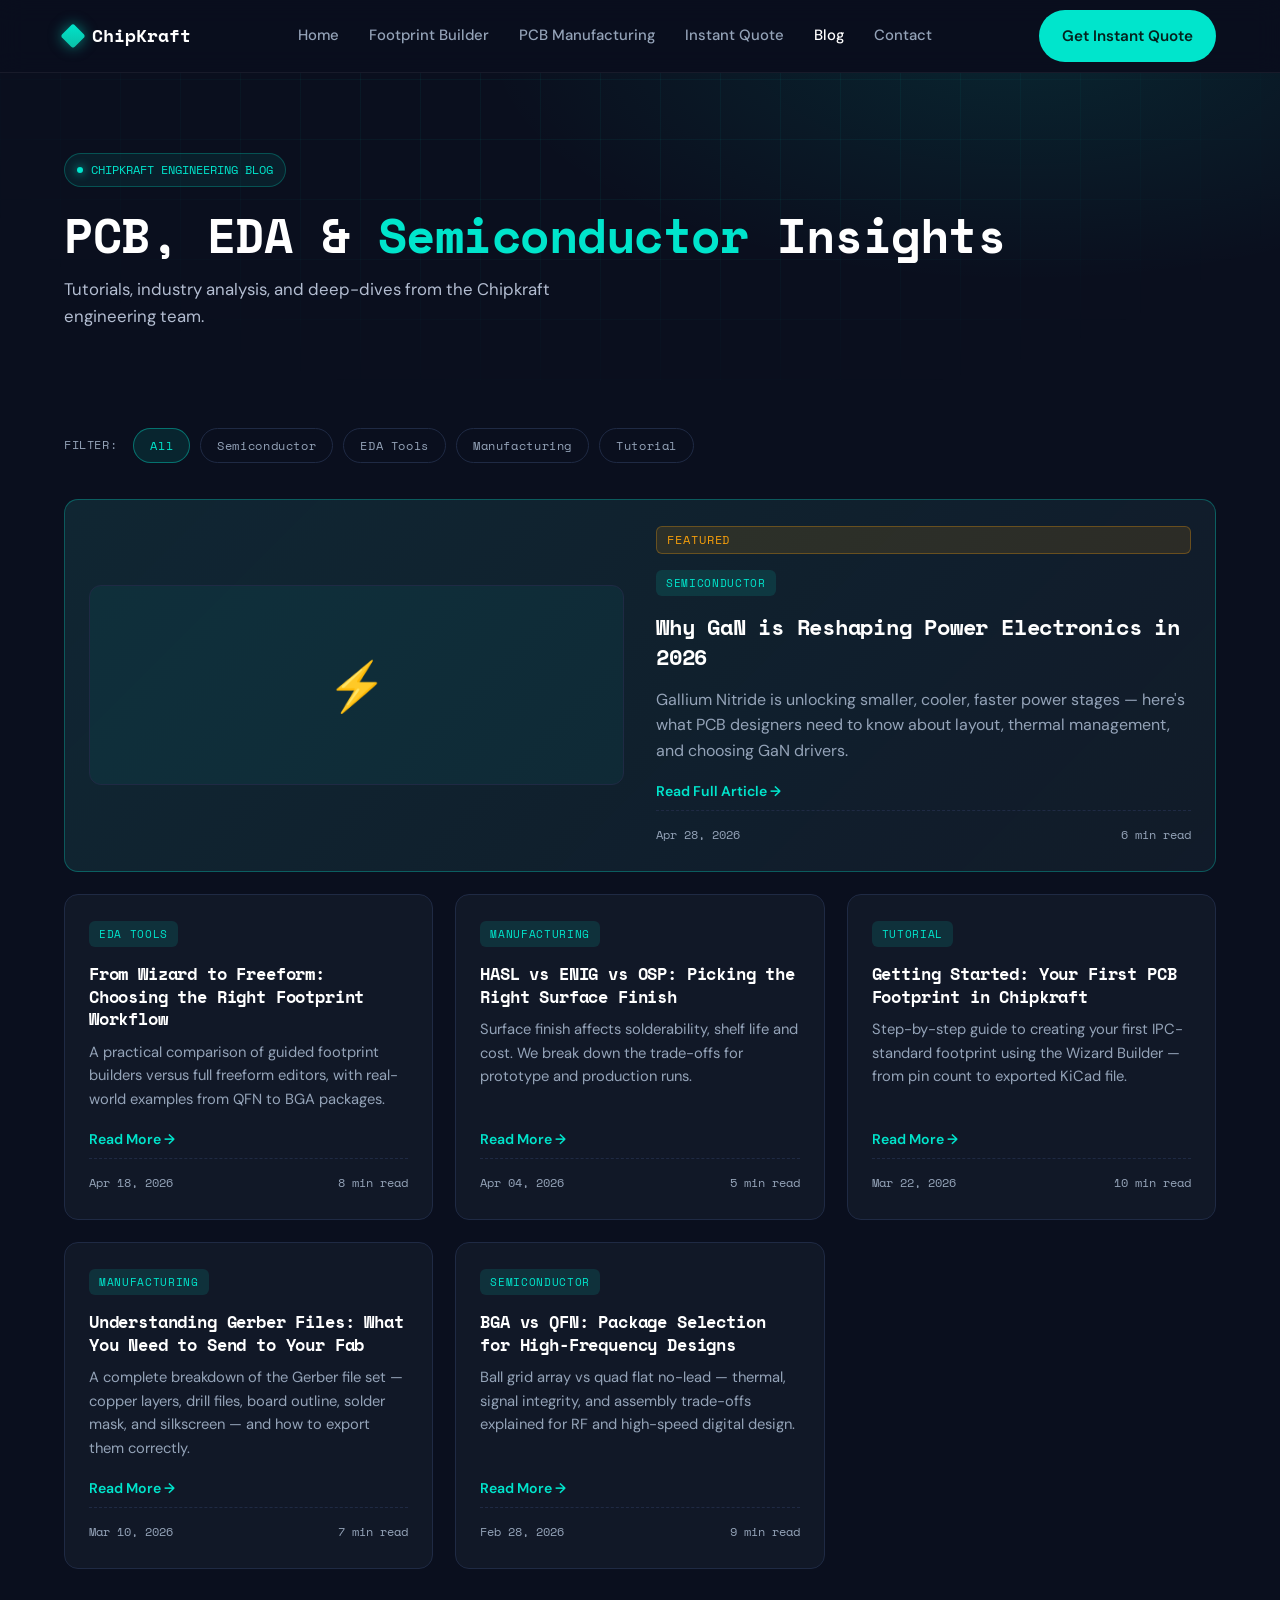
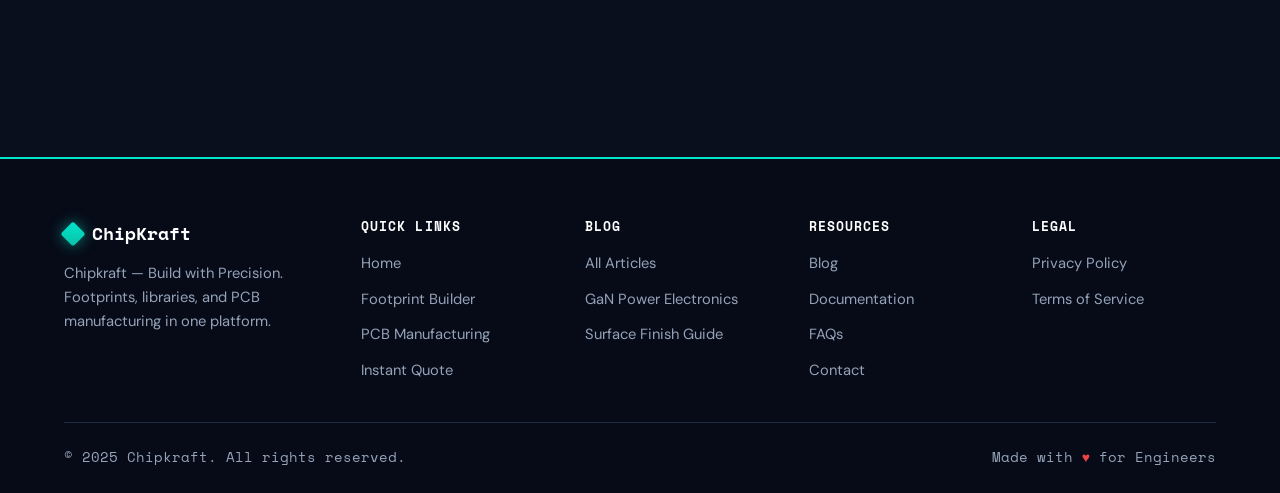
<file: blog/index.html>
<!DOCTYPE html>
<html lang="en">
<head>
<meta charset="UTF-8"/>
<meta name="viewport" content="width=device-width,initial-scale=1"/>
<title>Blog — ChipKraft</title>
<meta name="description" content="Insights, tutorials and industry analysis from the Chipkraft engineering team."/>
<link rel="preconnect" href="https://fonts.googleapis.com"/>
<link rel="preconnect" href="https://fonts.gstatic.com" crossorigin/>
<link href="https://fonts.googleapis.com/css2?family=Space+Mono:wght@400;700&family=DM+Sans:wght@400;500;600;700&display=swap" rel="stylesheet"/>
<link rel="stylesheet" href="../assets/shared.css"/>
<style>
.blog-hero{
  padding:80px 0 50px;
  background:radial-gradient(900px 400px at 80% -10%,rgba(0,229,204,.10),transparent 60%),var(--bg);
  position:relative;overflow:hidden;
}
.blog-hero::before{
  content:"";position:absolute;inset:0;pointer-events:none;
  background-image:repeating-linear-gradient(0deg,rgba(0,229,204,.05) 0 1px,transparent 1px 60px),repeating-linear-gradient(90deg,rgba(0,229,204,.05) 0 1px,transparent 1px 60px);
  mask-image:radial-gradient(ellipse at 50% 0%,#000 30%,transparent 80%);
  -webkit-mask-image:radial-gradient(ellipse at 50% 0%,#000 30%,transparent 80%);
}
.blog-hero-inner{position:relative;z-index:1}
.eyebrow{display:inline-flex;align-items:center;gap:8px;font-family:var(--font-mono);font-size:.78rem;color:var(--accent);padding:6px 12px;border-radius:999px;background:rgba(0,229,204,.08);border:1px solid rgba(0,229,204,.25);margin-bottom:20px;}
.eyebrow .dot{width:6px;height:6px;border-radius:50%;background:var(--accent);box-shadow:0 0 10px var(--accent)}
.blog-hero h1 span{color:var(--accent)}
.blog-hero p.lead{font-size:1.05rem;max-width:560px;margin-top:14px;color:#b3bdd1}

/* Filter bar */
.filter-bar{display:flex;flex-wrap:wrap;gap:10px;margin:48px 0 36px;align-items:center;}
.filter-btn{font-family:var(--font-mono);font-size:.78rem;letter-spacing:.05em;padding:7px 16px;border-radius:999px;border:1px solid var(--border);color:var(--text-muted);background:transparent;cursor:pointer;transition:all .2s;}
.filter-btn:hover,.filter-btn.active{background:rgba(0,229,204,.1);border-color:rgba(0,229,204,.4);color:var(--accent);}
.filter-label{font-family:var(--font-mono);font-size:.78rem;color:var(--text-muted);letter-spacing:.05em;margin-right:6px;}

/* Blog grid */
.blog-grid{display:grid;grid-template-columns:repeat(3,1fr);gap:22px;margin-bottom:48px}

/* Cards — start hidden, JS adds .visible to animate in */
.blog-card{
  background:var(--surface);border:1px solid var(--border);border-radius:var(--radius);
  padding:26px 24px;
  display:flex;flex-direction:column;
  opacity:0;transform:translateY(20px);
  transition:opacity .6s ease, transform .6s ease, box-shadow .25s, border-color .25s;
}
.blog-card.visible{opacity:1;transform:none;}
.blog-card:hover{transform:translateY(-4px) !important;box-shadow:0 14px 40px -18px rgba(0,229,204,.35);border-color:rgba(0,229,204,.3)}
.blog-card h3{font-size:1.05rem;margin-bottom:10px;line-height:1.35;color:var(--heading);font-family:var(--font-mono);}
.blog-card .excerpt{font-size:.92rem;margin-bottom:16px;flex:1;color:var(--text-muted)}
.blog-meta{font-size:.78rem;color:var(--text-muted);font-family:var(--font-mono);margin-top:auto;padding-top:14px;border-top:1px dashed var(--border);display:flex;justify-content:space-between;align-items:center}
.read-more{color:var(--accent);font-weight:600;font-size:.88rem;display:inline-flex;align-items:center;gap:4px;transition:gap .2s;margin-bottom:8px;}
.read-more:hover{gap:8px}
.blog-card[data-cat].hidden{display:none !important}

/* Featured card */
.blog-card.featured{
  grid-column:span 3;
  display:grid;grid-template-columns:1fr 1fr;gap:32px;align-items:center;
  background:linear-gradient(135deg,rgba(0,229,204,.07),rgba(0,229,204,.01)),var(--surface);
  border-color:rgba(0,229,204,.3);
}
.blog-card.featured .card-content{display:flex;flex-direction:column;height:100%}
.blog-card.featured h3{font-size:1.4rem;margin-bottom:14px}
.blog-card.featured .excerpt{font-size:1rem}
.featured-label{
  font-family:var(--font-mono);font-size:.72rem;letter-spacing:.08em;
  color:var(--amber);background:rgba(245,158,11,.12);border:1px solid rgba(245,158,11,.3);
  padding:4px 10px;border-radius:6px;display:inline-block;margin-bottom:16px;
}
.featured-visual{
  background:rgba(0,229,204,.05);border:1px solid var(--border);border-radius:12px;
  height:200px;display:flex;align-items:center;justify-content:center;
  font-family:var(--font-mono);color:var(--accent);font-size:3rem;
}

/* Loading skeletons */
.skeleton-card{background:var(--surface);border:1px solid var(--border);border-radius:var(--radius);padding:26px 24px;display:flex;flex-direction:column;gap:14px;}
.skeleton-line{border-radius:6px;background:linear-gradient(90deg,var(--border) 25%,var(--border-2) 50%,var(--border) 75%);background-size:200% 100%;animation:shimmer 1.4s infinite;}
@keyframes shimmer{0%{background-position:200% 0}100%{background-position:-200% 0}}

/* Empty state */
.empty-state{grid-column:span 3;text-align:center;padding:60px 20px;color:var(--text-muted);font-family:var(--font-mono);font-size:.9rem;}
.empty-state .icon{font-size:2.5rem;margin-bottom:14px;opacity:.5}

/* Pagination */
.pagination{display:flex;gap:10px;justify-content:center;margin-top:8px}
.pagination a{width:40px;height:40px;border-radius:10px;border:1px solid var(--border);display:flex;align-items:center;justify-content:center;font-family:var(--font-mono);font-size:.88rem;color:var(--text-muted);transition:all .2s;}
.pagination a:hover,.pagination a.active{border-color:var(--accent);color:var(--accent);background:rgba(0,229,204,.08);}

@media(max-width:900px){
  .blog-grid{grid-template-columns:1fr 1fr}
  .blog-card.featured{grid-column:span 2;grid-template-columns:1fr}
  .featured-visual{display:none}
  .empty-state{grid-column:span 2}
}
@media(max-width:600px){
  .blog-grid{grid-template-columns:1fr}
  .blog-card.featured{grid-column:span 1}
  .empty-state{grid-column:span 1}
}
</style>
</head>
<body>

<!-- NAV -->
<header class="nav" id="nav">
  <div class="container nav-inner">
    <a class="logo" href="../index.html"><span class="diamond"></span> ChipKraft</a>
    <nav class="nav-links">
      <a href="../index.html">Home</a>
      <a href="../index.html#builder">Footprint Builder</a>
      <a href="../index.html#manufacturing">PCB Manufacturing</a>
      <a href="../index.html#quote">Instant Quote</a>
      <a href="index.html" class="active">Blog</a>
      <a href="../index.html#contact">Contact</a>
    </nav>
    <div class="nav-cta">
      <a href="../index.html#quote" class="btn btn-primary">Get Instant Quote</a>
      <button class="hamburger" id="hamburger" aria-label="Menu"><span></span></button>
    </div>
  </div>
</header>

<!-- BLOG HERO -->
<section class="blog-hero">
  <div class="container blog-hero-inner">
    <span class="eyebrow"><span class="dot"></span> CHIPKRAFT ENGINEERING BLOG</span>
    <h1>PCB, EDA &amp; <span>Semiconductor</span> Insights</h1>
    <p class="lead">Tutorials, industry analysis, and deep-dives from the Chipkraft engineering team.</p>
  </div>
</section>

<!-- MAIN CONTENT -->
<main style="padding:0 0 80px">
  <div class="container">

    <!-- Filter Bar -->
    <div class="filter-bar">
      <span class="filter-label">FILTER:</span>
      <button class="filter-btn active" data-filter="all">All</button>
      <button class="filter-btn" data-filter="Semiconductor">Semiconductor</button>
      <button class="filter-btn" data-filter="EDA Tools">EDA Tools</button>
      <button class="filter-btn" data-filter="Manufacturing">Manufacturing</button>
      <button class="filter-btn" data-filter="Tutorial">Tutorial</button>
    </div>

    <!-- Blog Grid — powered by posts.json -->
    <div class="blog-grid" id="blogGrid">
      <!-- Skeleton placeholders shown while JSON loads -->
      <div class="skeleton-card">
        <div class="skeleton-line" style="height:12px;width:40%"></div>
        <div class="skeleton-line" style="height:20px;width:90%"></div>
        <div class="skeleton-line" style="height:14px;width:85%"></div>
        <div class="skeleton-line" style="height:14px;width:70%"></div>
        <div class="skeleton-line" style="height:12px;width:50%;margin-top:8px"></div>
      </div>
      <div class="skeleton-card">
        <div class="skeleton-line" style="height:12px;width:45%"></div>
        <div class="skeleton-line" style="height:20px;width:88%"></div>
        <div class="skeleton-line" style="height:14px;width:80%"></div>
        <div class="skeleton-line" style="height:14px;width:65%"></div>
        <div class="skeleton-line" style="height:12px;width:50%;margin-top:8px"></div>
      </div>
      <div class="skeleton-card">
        <div class="skeleton-line" style="height:12px;width:35%"></div>
        <div class="skeleton-line" style="height:20px;width:92%"></div>
        <div class="skeleton-line" style="height:14px;width:78%"></div>
        <div class="skeleton-line" style="height:14px;width:60%"></div>
        <div class="skeleton-line" style="height:12px;width:50%;margin-top:8px"></div>
      </div>
    </div>

    <!-- Pagination -->
    <div class="pagination" id="pagination" style="display:none">
      <a href="#" class="active">1</a>
    </div>

  </div>
</main>

<!-- FOOTER -->
<footer>
  <div class="container">
    <div class="footer-grid">
      <div class="footer-brand">
        <a class="logo" href="../index.html"><span class="diamond"></span> ChipKraft</a>
        <p>Chipkraft — Build with Precision. Footprints, libraries, and PCB manufacturing in one platform.</p>
      </div>
      <div class="footer-col">
        <h4>Quick Links</h4>
        <ul><li><a href="../index.html">Home</a></li><li><a href="../index.html#builder">Footprint Builder</a></li><li><a href="../index.html#manufacturing">PCB Manufacturing</a></li><li><a href="../index.html#quote">Instant Quote</a></li></ul>
      </div>
      <div class="footer-col">
        <h4>Blog</h4>
        <ul><li><a href="index.html">All Articles</a></li><li><a href="posts/gan-power-electronics.html">GaN Power Electronics</a></li><li><a href="posts/surface-finish-guide.html">Surface Finish Guide</a></li></ul>
      </div>
      <div class="footer-col">
        <h4>Resources</h4>
        <ul><li><a href="index.html">Blog</a></li><li><a href="#">Documentation</a></li><li><a href="#">FAQs</a></li><li><a href="../index.html#contact">Contact</a></li></ul>
      </div>
      <div class="footer-col">
        <h4>Legal</h4>
        <ul><li><a href="#">Privacy Policy</a></li><li><a href="#">Terms of Service</a></li></ul>
      </div>
    </div>
    <div class="footer-bottom">
      <span>© 2025 Chipkraft. All rights reserved.</span>
      <span>Made with <span class="heart">♥</span> for Engineers</span>
    </div>
  </div>
</footer>

<script>
// ── Hamburger ──────────────────────────────────────────────────────────────
const nav = document.getElementById('nav');
document.getElementById('hamburger').addEventListener('click', () => nav.classList.toggle('open'));
document.querySelectorAll('.nav-links a').forEach(a => a.addEventListener('click', () => nav.classList.remove('open')));

// ── State ──────────────────────────────────────────────────────────────────
let allPosts = [];
let activeFilter = 'all';

// Icon shown in the featured card visual panel
const catIcons = {
  'Semiconductor' : '⚡',
  'EDA Tools'     : '✦',
  'Manufacturing' : '⚙',
  'Tutorial'      : '📖',
};

// ── Build HTML for the featured (first) card ───────────────────────────────
function buildFeaturedCard(post) {
  const icon = catIcons[post.category] || '📄';
  return `
    <article class="blog-card featured" data-cat="${post.category}">
      <div class="featured-visual">${icon}</div>
      <div class="card-content">
        <span class="featured-label">FEATURED</span>
        <span class="cat-badge">${post.category}</span>
        <h3>${post.title}</h3>
        <p class="excerpt">${post.excerpt}</p>
        <a href="${post.file}" class="read-more">Read Full Article →</a>
        <div class="blog-meta">
          <span>${post.date}</span><span>${post.readTime}</span>
        </div>
      </div>
    </article>`;
}

// ── Build HTML for a regular card ─────────────────────────────────────────
function buildCard(post) {
  return `
    <article class="blog-card" data-cat="${post.category}">
      <span class="cat-badge">${post.category}</span>
      <h3>${post.title}</h3>
      <p class="excerpt">${post.excerpt}</p>
      <a href="${post.file}" class="read-more">Read More →</a>
      <div class="blog-meta">
        <span>${post.date}</span><span>${post.readTime}</span>
      </div>
    </article>`;
}

// ── Render filtered posts into grid ───────────────────────────────────────
function renderPosts(filter) {
  const grid = document.getElementById('blogGrid');
  const filtered = filter === 'all'
    ? allPosts
    : allPosts.filter(p => p.category === filter);

  if (filtered.length === 0) {
    grid.innerHTML = `
      <div class="empty-state">
        <div class="icon">🔍</div>
        No posts in this category yet — check back soon!
      </div>`;
    document.getElementById('pagination').style.display = 'none';
    return;
  }

  // First post = featured wide card, rest = regular cards
  grid.innerHTML = filtered
    .map((post, i) => i === 0 ? buildFeaturedCard(post) : buildCard(post))
    .join('');

  // Staggered fade-in animation for each card
  grid.querySelectorAll('.blog-card').forEach((card, i) => {
    setTimeout(() => card.classList.add('visible'), i * 90);
  });

  // Show pagination only when there are more than 6 posts
  document.getElementById('pagination').style.display =
    filtered.length > 6 ? 'flex' : 'none';
}

// ── Category filter buttons ────────────────────────────────────────────────
document.querySelectorAll('.filter-btn').forEach(btn => {
  btn.addEventListener('click', () => {
    document.querySelectorAll('.filter-btn').forEach(b => b.classList.remove('active'));
    btn.classList.add('active');
    activeFilter = btn.dataset.filter;
    renderPosts(activeFilter);
  });
});

// ── Fetch posts.json and render ───────────────────────────────────────────
fetch('posts.json')
  .then(res => {
    if (!res.ok) throw new Error('posts.json not found');
    return res.json();
  })
  .then(posts => {
    allPosts = posts;
    renderPosts(activeFilter);
  })
  .catch(() => {
    document.getElementById('blogGrid').innerHTML = `
      <div class="empty-state">
        <div class="icon">⚠️</div>
        Could not load posts. Make sure <strong>blog/posts.json</strong> exists in your repository.
      </div>`;
  });
</script>
</body>
</html>
</file>
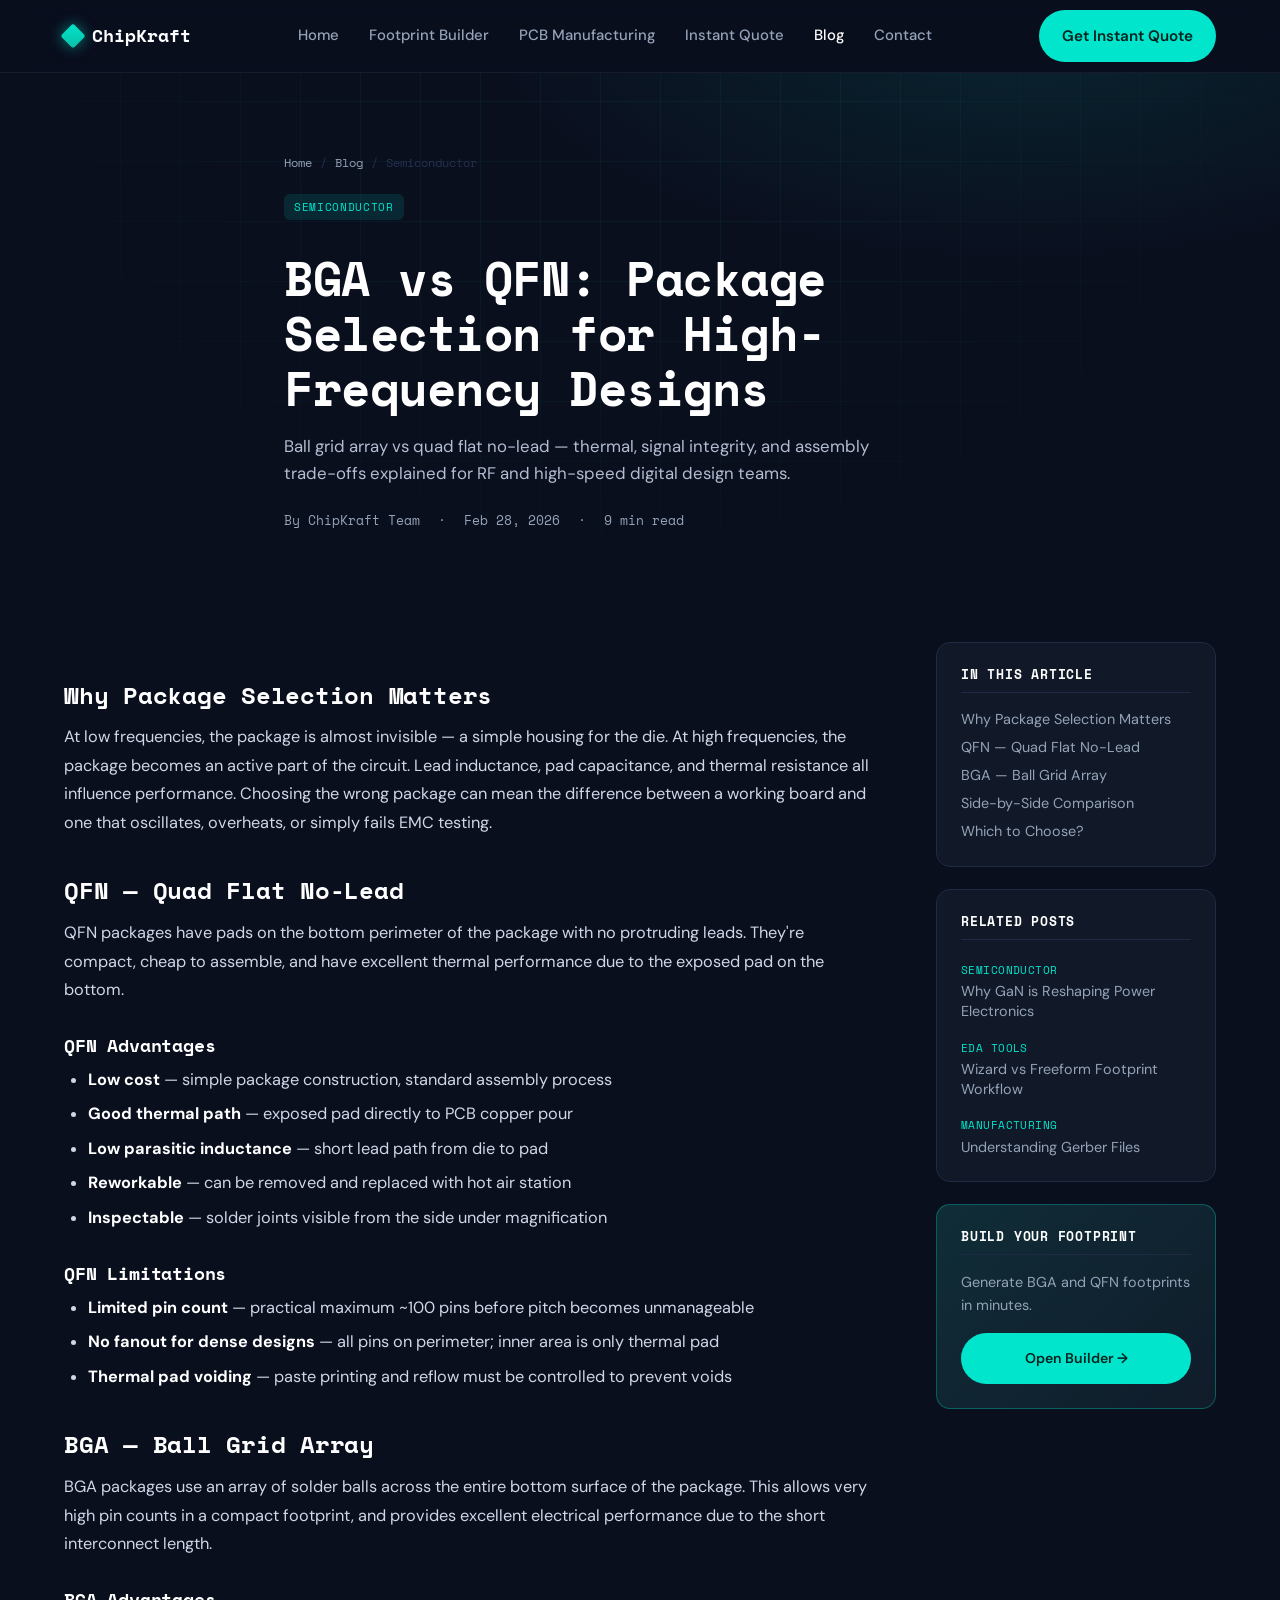
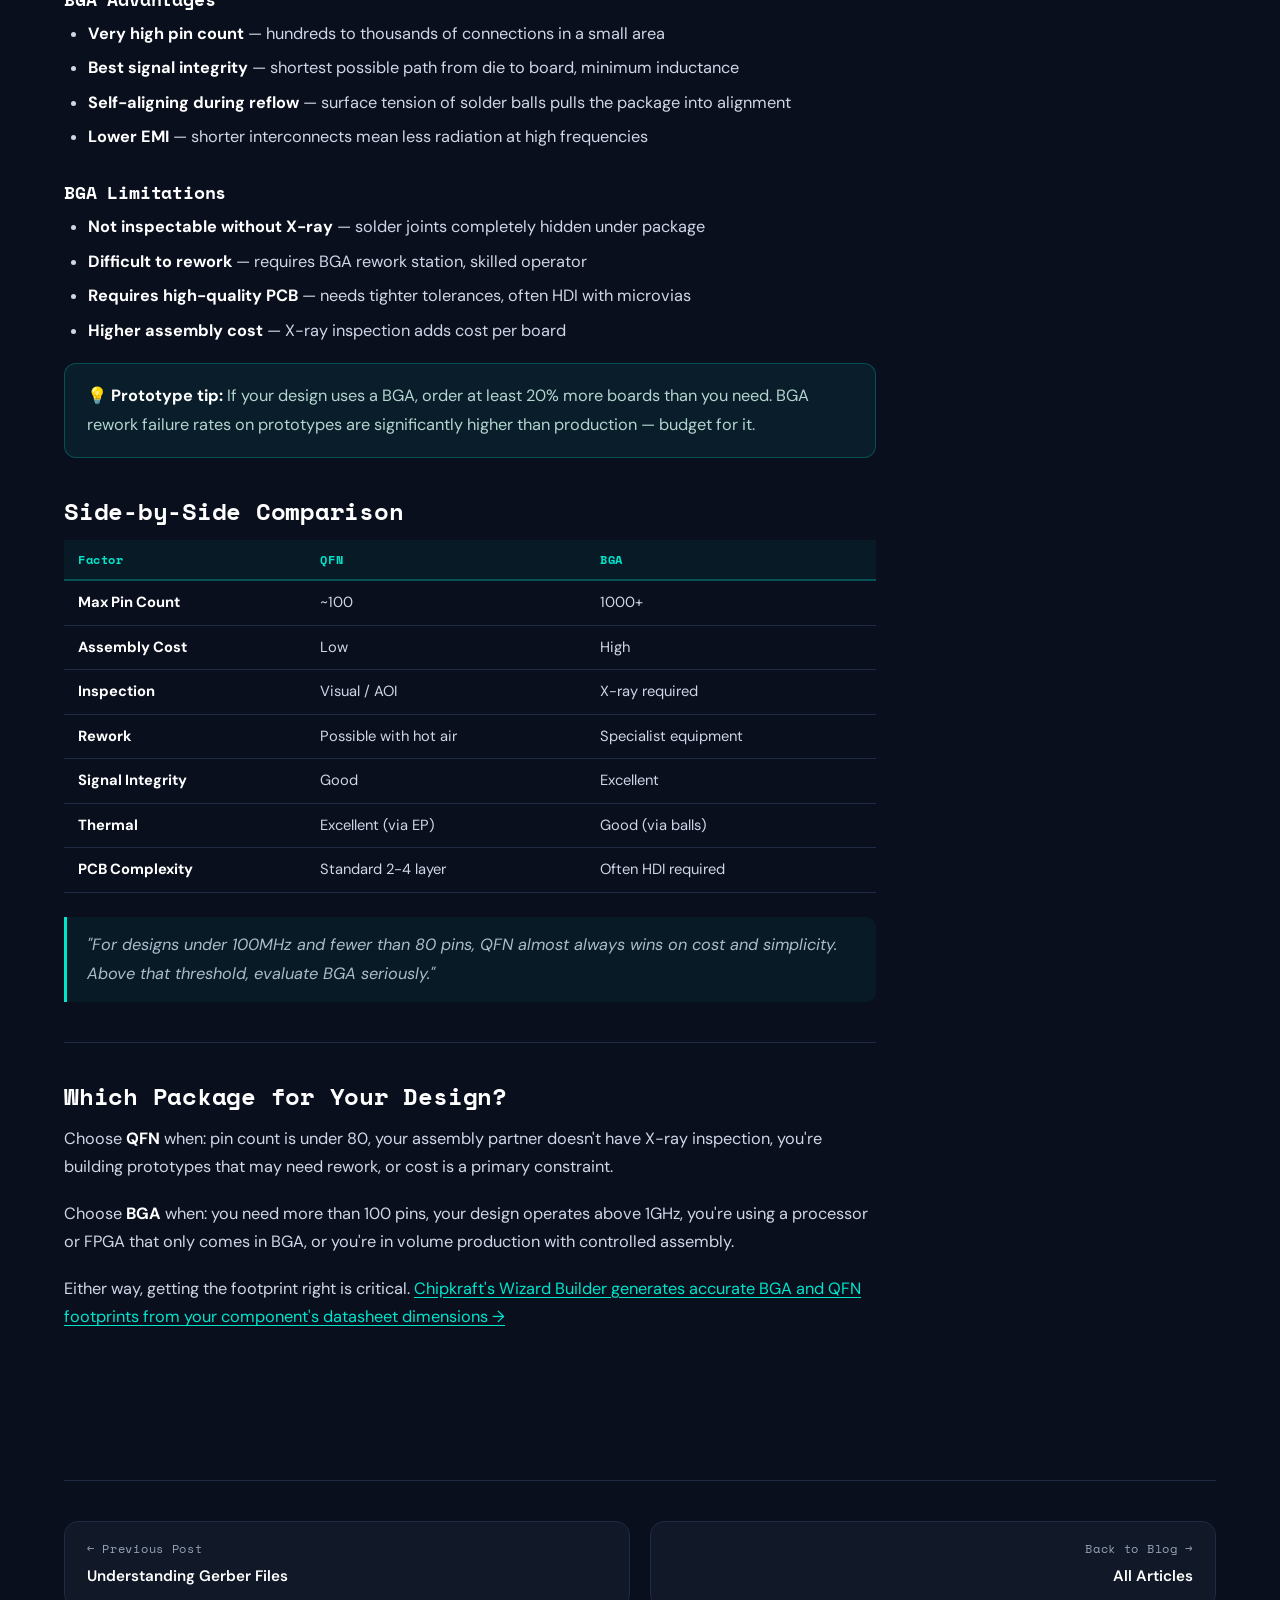
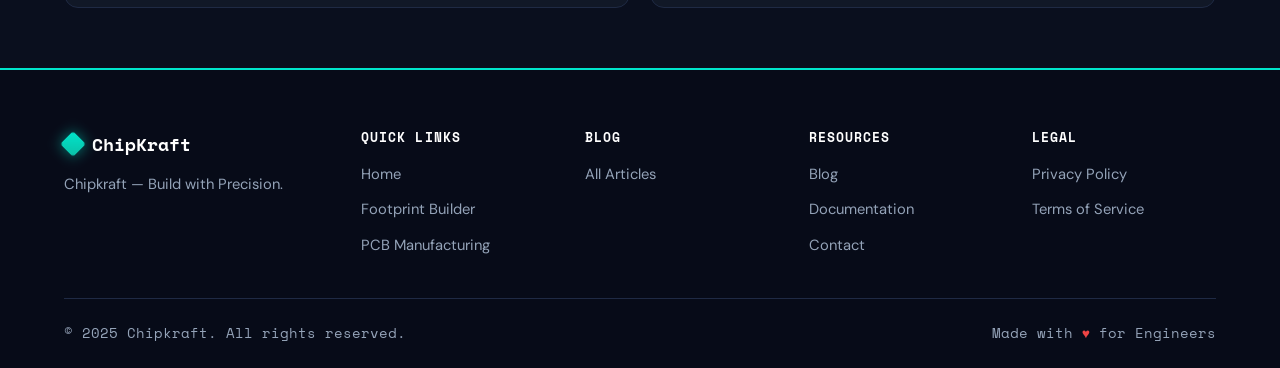
<file: blog/posts/bga-vs-qfn.html>
<!DOCTYPE html>
<html lang="en">
<head>
<meta charset="UTF-8"/>
<meta name="viewport" content="width=device-width,initial-scale=1"/>
<title>BGA vs QFN: Package Selection for High-Frequency Designs — ChipKraft Blog</title>
<meta name="description" content="Ball grid array vs quad flat no-lead — thermal, signal integrity, and assembly trade-offs explained for RF and high-speed digital design."/>
<link rel="preconnect" href="https://fonts.googleapis.com"/>
<link rel="preconnect" href="https://fonts.gstatic.com" crossorigin/>
<link href="https://fonts.googleapis.com/css2?family=Space+Mono:wght@400;700&family=DM+Sans:wght@400;500;600;700&display=swap" rel="stylesheet"/>
<link rel="stylesheet" href="../../assets/shared.css"/>
<style>
.post-hero{padding:80px 0 50px;background:radial-gradient(900px 400px at 80% -10%,rgba(0,229,204,.10),transparent 60%),var(--bg);position:relative;overflow:hidden;}
.post-hero::before{content:"";position:absolute;inset:0;pointer-events:none;background-image:repeating-linear-gradient(0deg,rgba(0,229,204,.05) 0 1px,transparent 1px 60px),repeating-linear-gradient(90deg,rgba(0,229,204,.05) 0 1px,transparent 1px 60px);mask-image:radial-gradient(ellipse at 50% 0%,#000 30%,transparent 80%);-webkit-mask-image:radial-gradient(ellipse at 50% 0%,#000 30%,transparent 80%);}
.post-hero-inner{position:relative;z-index:1;max-width:760px}
.breadcrumb{font-family:var(--font-mono);font-size:.78rem;color:var(--text-muted);margin-bottom:20px;display:flex;gap:8px;align-items:center}
.breadcrumb a{color:var(--text-muted);transition:color .2s}.breadcrumb a:hover{color:var(--accent)}.breadcrumb span{color:var(--border-2)}
.post-hero h1{margin:14px 0 18px}
.post-hero .lead{font-size:1.05rem;color:#b3bdd1;max-width:640px}
.post-meta-bar{display:flex;flex-wrap:wrap;gap:18px;margin-top:24px;font-family:var(--font-mono);font-size:.8rem;color:var(--text-muted);align-items:center}
.post-layout{display:grid;grid-template-columns:1fr 280px;gap:60px;padding:60px 0 80px;align-items:start}
.post-body h2{font-size:1.5rem;margin:40px 0 14px;color:var(--heading)}
.post-body h3{font-size:1.15rem;margin:30px 0 10px;color:var(--heading)}
.post-body p{color:#cfd6e6;font-size:1.02rem;line-height:1.75;margin-bottom:18px}
.post-body ul{color:#cfd6e6;padding-left:24px;margin-bottom:18px;line-height:1.75;font-size:1.02rem}
.post-body li{margin-bottom:6px}
.post-body strong{color:#fff}
.post-body a{color:var(--accent);text-decoration:underline;text-underline-offset:3px}
.post-body blockquote{border-left:3px solid var(--accent);padding:14px 20px;background:rgba(0,229,204,.05);border-radius:0 10px 10px 0;margin-bottom:18px}
.post-body blockquote p{margin:0;color:#a8bcc9;font-style:italic}
.post-body hr{border:none;border-top:1px solid var(--border);margin:40px 0}
.post-body .callout{background:rgba(0,229,204,.07);border:1px solid rgba(0,229,204,.25);border-radius:12px;padding:18px 22px;margin-bottom:20px}
.post-body .callout p{margin:0;color:#b3d4ce}
.compare-table{width:100%;border-collapse:collapse;margin-bottom:24px;font-size:.92rem}
.compare-table th{font-family:var(--font-mono);font-size:.75rem;letter-spacing:.05em;color:var(--accent);text-align:left;padding:10px 14px;border-bottom:2px solid rgba(0,229,204,.3);background:rgba(0,229,204,.05)}
.compare-table td{padding:10px 14px;border-bottom:1px solid var(--border);color:#cfd6e6;vertical-align:top}
.compare-table tr:hover td{background:rgba(255,255,255,.02)}
.post-sidebar{position:sticky;top:90px}
.sidebar-card{background:var(--surface);border:1px solid var(--border);border-radius:var(--radius);padding:24px;margin-bottom:22px}
.sidebar-card h4{font-family:var(--font-mono);font-size:.82rem;letter-spacing:.06em;text-transform:uppercase;color:#fff;margin-bottom:16px;padding-bottom:10px;border-bottom:1px solid var(--border)}
.toc-list{list-style:none;display:flex;flex-direction:column;gap:8px}
.toc-list a{color:var(--text-muted);font-size:.9rem;transition:color .2s;line-height:1.4;display:block}.toc-list a:hover{color:var(--accent)}
.related-list{list-style:none;display:flex;flex-direction:column;gap:12px}
.related-list li a{font-size:.9rem;color:var(--text-muted);transition:color .2s;line-height:1.4;display:block}.related-list li a:hover{color:var(--accent)}
.related-list .rel-cat{font-family:var(--font-mono);font-size:.68rem;color:var(--accent);letter-spacing:.04em}
.post-nav{display:grid;grid-template-columns:1fr 1fr;gap:20px;margin-top:50px;padding-top:40px;border-top:1px solid var(--border)}
.post-nav-item{background:var(--surface);border:1px solid var(--border);border-radius:var(--radius);padding:18px 22px;transition:border-color .2s,transform .2s}.post-nav-item:hover{border-color:rgba(0,229,204,.35);transform:translateY(-2px)}
.post-nav-item .dir{font-family:var(--font-mono);font-size:.72rem;letter-spacing:.06em;color:var(--text-muted);margin-bottom:6px}
.post-nav-item .nav-title{color:#fff;font-size:.95rem;font-weight:600}
.post-nav-item.next{text-align:right}
@media(max-width:900px){.post-layout{grid-template-columns:1fr}.post-sidebar{position:static}}
@media(max-width:600px){.post-nav{grid-template-columns:1fr}}
</style>
</head>
<body>
<header class="nav" id="nav">
  <div class="container nav-inner">
    <a class="logo" href="../../index.html"><span class="diamond"></span> ChipKraft</a>
    <nav class="nav-links">
      <a href="../../index.html">Home</a>
      <a href="../../index.html#builder">Footprint Builder</a>
      <a href="../../index.html#manufacturing">PCB Manufacturing</a>
      <a href="../../index.html#quote">Instant Quote</a>
      <a href="../index.html" class="active">Blog</a>
      <a href="../../index.html#contact">Contact</a>
    </nav>
    <div class="nav-cta">
      <a href="../../index.html#quote" class="btn btn-primary">Get Instant Quote</a>
      <button class="hamburger" id="hamburger" aria-label="Menu"><span></span></button>
    </div>
  </div>
</header>

<section class="post-hero">
  <div class="container post-hero-inner">
    <div class="breadcrumb"><a href="../../index.html">Home</a><span>/</span><a href="../index.html">Blog</a><span>/</span><span>Semiconductor</span></div>
    <span class="cat-badge">Semiconductor</span>
    <h1>BGA vs QFN: Package Selection for High-Frequency Designs</h1>
    <p class="lead">Ball grid array vs quad flat no-lead — thermal, signal integrity, and assembly trade-offs explained for RF and high-speed digital design teams.</p>
    <div class="post-meta-bar"><span>By ChipKraft Team</span><span>·</span><span>Feb 28, 2026</span><span>·</span><span>9 min read</span></div>
  </div>
</section>

<div class="container">
  <div class="post-layout">
    <article class="post-body">

      <h2 id="intro">Why Package Selection Matters</h2>
      <p>At low frequencies, the package is almost invisible — a simple housing for the die. At high frequencies, the package becomes an active part of the circuit. Lead inductance, pad capacitance, and thermal resistance all influence performance. Choosing the wrong package can mean the difference between a working board and one that oscillates, overheats, or simply fails EMC testing.</p>

      <h2 id="qfn">QFN — Quad Flat No-Lead</h2>
      <p>QFN packages have pads on the bottom perimeter of the package with no protruding leads. They're compact, cheap to assemble, and have excellent thermal performance due to the exposed pad on the bottom.</p>

      <h3>QFN Advantages</h3>
      <ul>
        <li><strong>Low cost</strong> — simple package construction, standard assembly process</li>
        <li><strong>Good thermal path</strong> — exposed pad directly to PCB copper pour</li>
        <li><strong>Low parasitic inductance</strong> — short lead path from die to pad</li>
        <li><strong>Reworkable</strong> — can be removed and replaced with hot air station</li>
        <li><strong>Inspectable</strong> — solder joints visible from the side under magnification</li>
      </ul>

      <h3>QFN Limitations</h3>
      <ul>
        <li><strong>Limited pin count</strong> — practical maximum ~100 pins before pitch becomes unmanageable</li>
        <li><strong>No fanout for dense designs</strong> — all pins on perimeter; inner area is only thermal pad</li>
        <li><strong>Thermal pad voiding</strong> — paste printing and reflow must be controlled to prevent voids</li>
      </ul>

      <h2 id="bga">BGA — Ball Grid Array</h2>
      <p>BGA packages use an array of solder balls across the entire bottom surface of the package. This allows very high pin counts in a compact footprint, and provides excellent electrical performance due to the short interconnect length.</p>

      <h3>BGA Advantages</h3>
      <ul>
        <li><strong>Very high pin count</strong> — hundreds to thousands of connections in a small area</li>
        <li><strong>Best signal integrity</strong> — shortest possible path from die to board, minimum inductance</li>
        <li><strong>Self-aligning during reflow</strong> — surface tension of solder balls pulls the package into alignment</li>
        <li><strong>Lower EMI</strong> — shorter interconnects mean less radiation at high frequencies</li>
      </ul>

      <h3>BGA Limitations</h3>
      <ul>
        <li><strong>Not inspectable without X-ray</strong> — solder joints completely hidden under package</li>
        <li><strong>Difficult to rework</strong> — requires BGA rework station, skilled operator</li>
        <li><strong>Requires high-quality PCB</strong> — needs tighter tolerances, often HDI with microvias</li>
        <li><strong>Higher assembly cost</strong> — X-ray inspection adds cost per board</li>
      </ul>

      <div class="callout">
        <p>💡 <strong>Prototype tip:</strong> If your design uses a BGA, order at least 20% more boards than you need. BGA rework failure rates on prototypes are significantly higher than production — budget for it.</p>
      </div>

      <h2 id="comparison">Side-by-Side Comparison</h2>
      <table class="compare-table">
        <thead><tr><th>Factor</th><th>QFN</th><th>BGA</th></tr></thead>
        <tbody>
          <tr><td><strong>Max Pin Count</strong></td><td>~100</td><td>1000+</td></tr>
          <tr><td><strong>Assembly Cost</strong></td><td>Low</td><td>High</td></tr>
          <tr><td><strong>Inspection</strong></td><td>Visual / AOI</td><td>X-ray required</td></tr>
          <tr><td><strong>Rework</strong></td><td>Possible with hot air</td><td>Specialist equipment</td></tr>
          <tr><td><strong>Signal Integrity</strong></td><td>Good</td><td>Excellent</td></tr>
          <tr><td><strong>Thermal</strong></td><td>Excellent (via EP)</td><td>Good (via balls)</td></tr>
          <tr><td><strong>PCB Complexity</strong></td><td>Standard 2-4 layer</td><td>Often HDI required</td></tr>
        </tbody>
      </table>

      <blockquote>
        <p>"For designs under 100MHz and fewer than 80 pins, QFN almost always wins on cost and simplicity. Above that threshold, evaluate BGA seriously."</p>
      </blockquote>

      <hr>

      <h2 id="conclusion">Which Package for Your Design?</h2>
      <p>Choose <strong>QFN</strong> when: pin count is under 80, your assembly partner doesn't have X-ray inspection, you're building prototypes that may need rework, or cost is a primary constraint.</p>
      <p>Choose <strong>BGA</strong> when: you need more than 100 pins, your design operates above 1GHz, you're using a processor or FPGA that only comes in BGA, or you're in volume production with controlled assembly.</p>
      <p>Either way, getting the footprint right is critical. <a href="../../index.html#builder">Chipkraft's Wizard Builder generates accurate BGA and QFN footprints from your component's datasheet dimensions →</a></p>

    </article>

    <aside class="post-sidebar">
      <div class="sidebar-card">
        <h4>In This Article</h4>
        <ul class="toc-list">
          <li><a href="#intro">Why Package Selection Matters</a></li>
          <li><a href="#qfn">QFN — Quad Flat No-Lead</a></li>
          <li><a href="#bga">BGA — Ball Grid Array</a></li>
          <li><a href="#comparison">Side-by-Side Comparison</a></li>
          <li><a href="#conclusion">Which to Choose?</a></li>
        </ul>
      </div>
      <div class="sidebar-card">
        <h4>Related Posts</h4>
        <ul class="related-list">
          <li><span class="rel-cat">SEMICONDUCTOR</span><a href="gan-power-electronics.html">Why GaN is Reshaping Power Electronics</a></li>
          <li><span class="rel-cat">EDA TOOLS</span><a href="wizard-vs-freeform.html">Wizard vs Freeform Footprint Workflow</a></li>
          <li><span class="rel-cat">MANUFACTURING</span><a href="gerber-files-guide.html">Understanding Gerber Files</a></li>
        </ul>
      </div>
      <div class="sidebar-card" style="background:linear-gradient(135deg,rgba(0,229,204,.1),rgba(0,229,204,.02)),var(--surface);border-color:rgba(0,229,204,.3)">
        <h4>Build Your Footprint</h4>
        <p style="font-size:.9rem;margin-bottom:16px">Generate BGA and QFN footprints in minutes.</p>
        <a href="../../index.html#builder" class="btn btn-primary" style="width:100%;justify-content:center;font-size:.88rem">Open Builder →</a>
      </div>
    </aside>
  </div>

  <div class="post-nav">
    <a href="gerber-files-guide.html" class="post-nav-item prev"><div class="dir">← Previous Post</div><div class="nav-title">Understanding Gerber Files</div></a>
    <a href="../index.html" class="post-nav-item next"><div class="dir">Back to Blog →</div><div class="nav-title">All Articles</div></a>
  </div>
</div>

<footer>
  <div class="container">
    <div class="footer-grid">
      <div class="footer-brand"><a class="logo" href="../../index.html"><span class="diamond"></span> ChipKraft</a><p>Chipkraft — Build with Precision.</p></div>
      <div class="footer-col"><h4>Quick Links</h4><ul><li><a href="../../index.html">Home</a></li><li><a href="../../index.html#builder">Footprint Builder</a></li><li><a href="../../index.html#manufacturing">PCB Manufacturing</a></li></ul></div>
      <div class="footer-col"><h4>Blog</h4><ul><li><a href="../index.html">All Articles</a></li></ul></div>
      <div class="footer-col"><h4>Resources</h4><ul><li><a href="../index.html">Blog</a></li><li><a href="#">Documentation</a></li><li><a href="../../index.html#contact">Contact</a></li></ul></div>
      <div class="footer-col"><h4>Legal</h4><ul><li><a href="#">Privacy Policy</a></li><li><a href="#">Terms of Service</a></li></ul></div>
    </div>
    <div class="footer-bottom"><span>© 2025 Chipkraft. All rights reserved.</span><span>Made with <span class="heart">♥</span> for Engineers</span></div>
  </div>
</footer>
<script>
const nav = document.getElementById('nav');
document.getElementById('hamburger').addEventListener('click', () => nav.classList.toggle('open'));
document.querySelectorAll('.nav-links a').forEach(a => a.addEventListener('click', () => nav.classList.remove('open')));
</script>
</body>
</html>
</file>
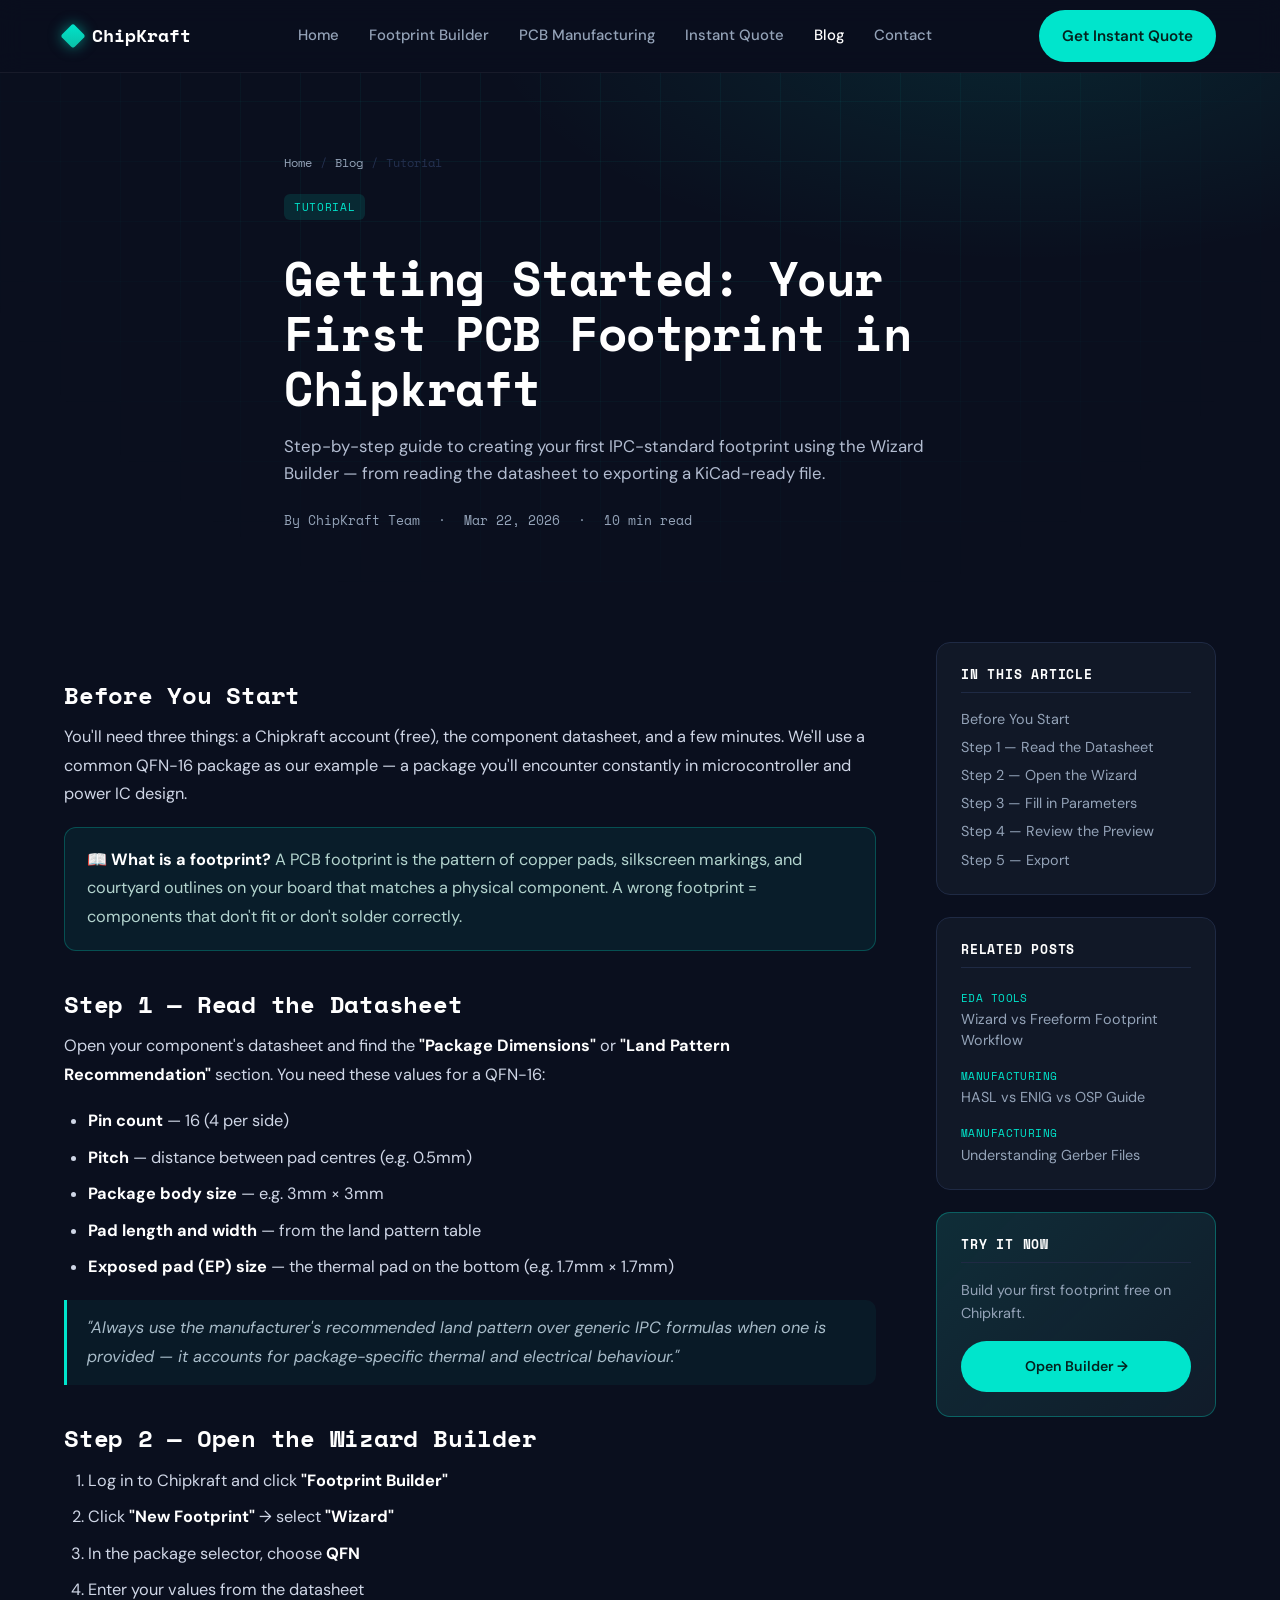
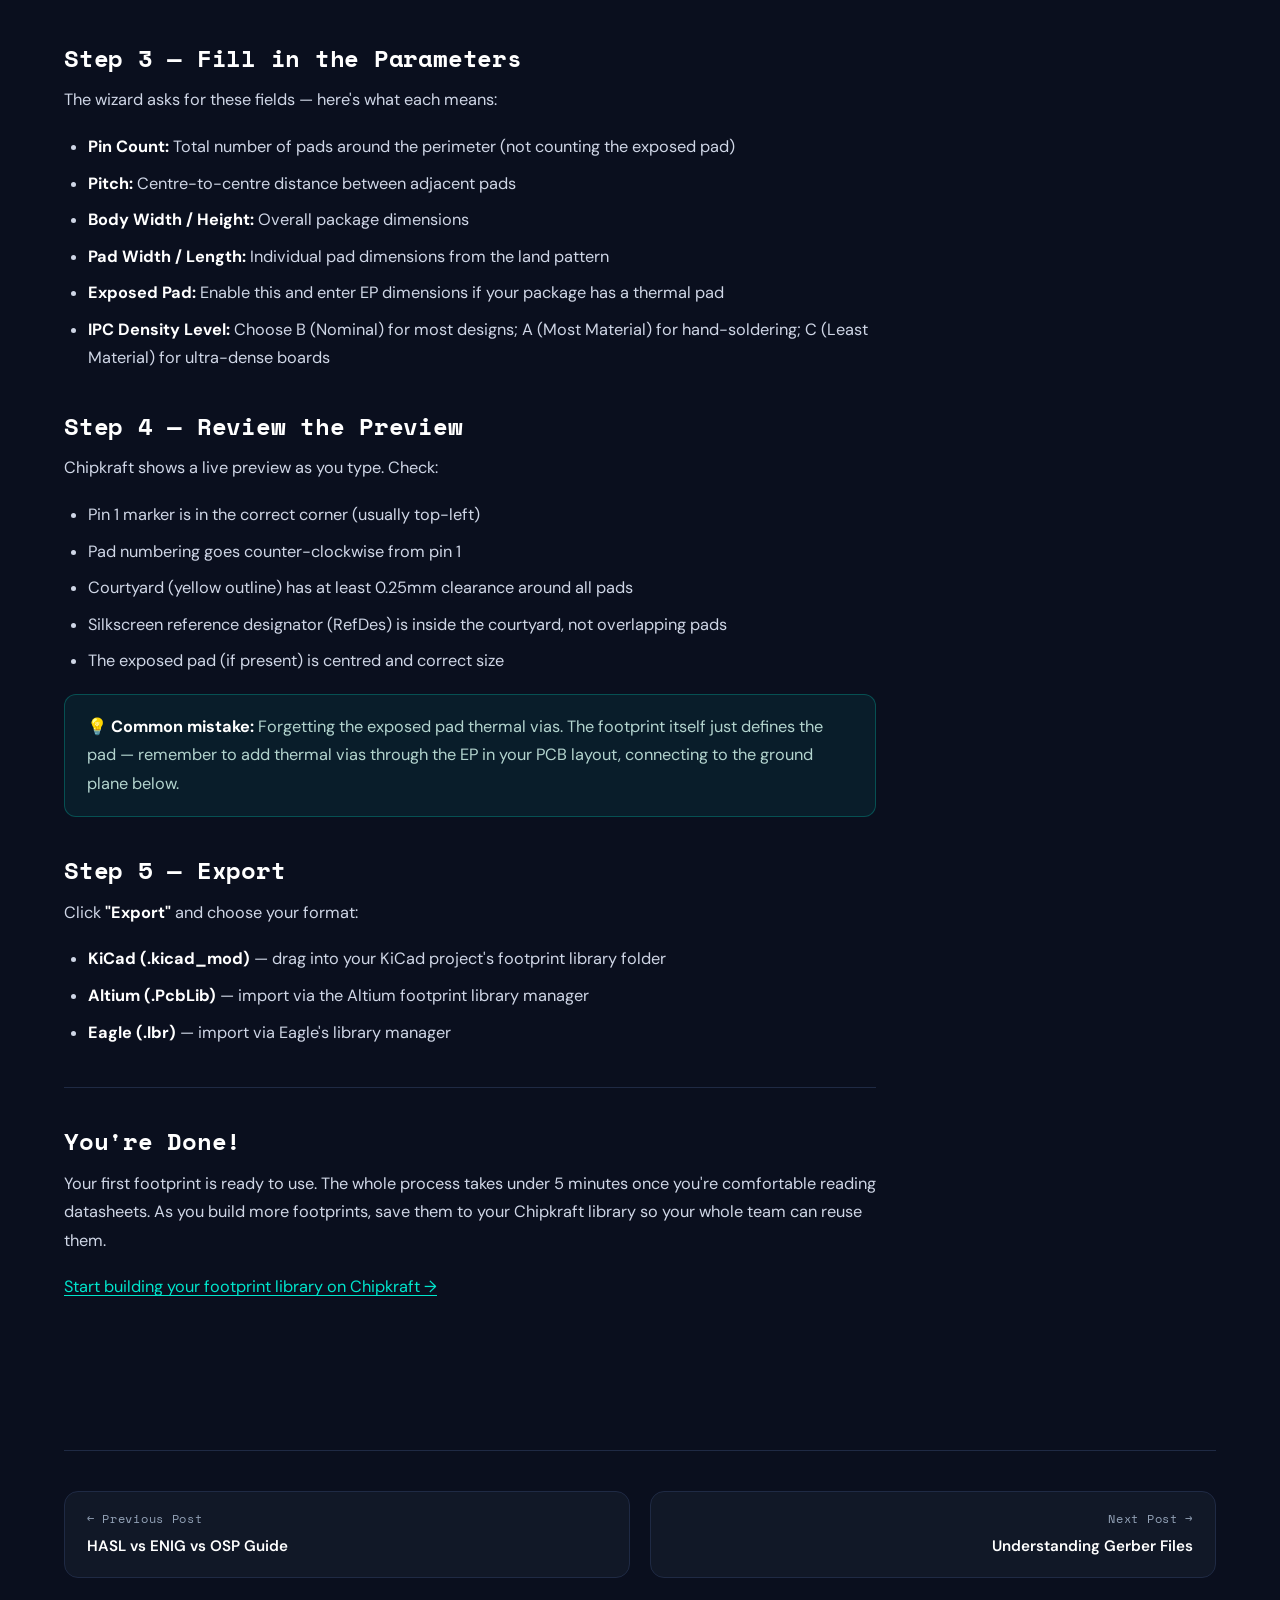
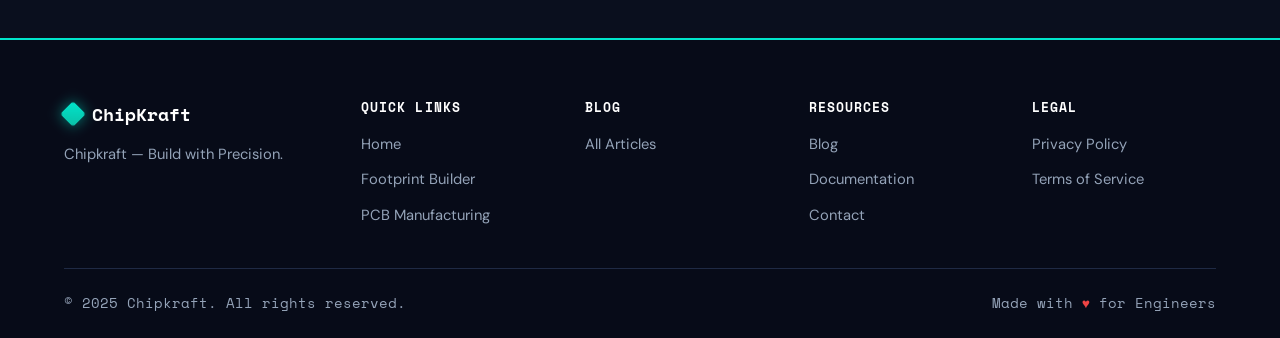
<file: blog/posts/first-footprint-tutorial.html>
<!DOCTYPE html>
<html lang="en">
<head>
<meta charset="UTF-8"/>
<meta name="viewport" content="width=device-width,initial-scale=1"/>
<title>Getting Started: Your First PCB Footprint in Chipkraft — ChipKraft Blog</title>
<meta name="description" content="Step-by-step guide to creating your first IPC-standard footprint using the Wizard Builder — from pin count to exported KiCad file."/>
<link rel="preconnect" href="https://fonts.googleapis.com"/>
<link rel="preconnect" href="https://fonts.gstatic.com" crossorigin/>
<link href="https://fonts.googleapis.com/css2?family=Space+Mono:wght@400;700&family=DM+Sans:wght@400;500;600;700&display=swap" rel="stylesheet"/>
<link rel="stylesheet" href="../../assets/shared.css"/>
<style>
.post-hero{padding:80px 0 50px;background:radial-gradient(900px 400px at 80% -10%,rgba(0,229,204,.10),transparent 60%),var(--bg);position:relative;overflow:hidden;}
.post-hero::before{content:"";position:absolute;inset:0;pointer-events:none;background-image:repeating-linear-gradient(0deg,rgba(0,229,204,.05) 0 1px,transparent 1px 60px),repeating-linear-gradient(90deg,rgba(0,229,204,.05) 0 1px,transparent 1px 60px);mask-image:radial-gradient(ellipse at 50% 0%,#000 30%,transparent 80%);-webkit-mask-image:radial-gradient(ellipse at 50% 0%,#000 30%,transparent 80%);}
.post-hero-inner{position:relative;z-index:1;max-width:760px}
.breadcrumb{font-family:var(--font-mono);font-size:.78rem;color:var(--text-muted);margin-bottom:20px;display:flex;gap:8px;align-items:center}
.breadcrumb a{color:var(--text-muted);transition:color .2s}.breadcrumb a:hover{color:var(--accent)}.breadcrumb span{color:var(--border-2)}
.post-hero h1{margin:14px 0 18px}
.post-hero .lead{font-size:1.05rem;color:#b3bdd1;max-width:640px}
.post-meta-bar{display:flex;flex-wrap:wrap;gap:18px;margin-top:24px;font-family:var(--font-mono);font-size:.8rem;color:var(--text-muted);align-items:center}
.post-layout{display:grid;grid-template-columns:1fr 280px;gap:60px;padding:60px 0 80px;align-items:start}
.post-body h2{font-size:1.5rem;margin:40px 0 14px;color:var(--heading)}
.post-body h3{font-size:1.15rem;margin:30px 0 10px;color:var(--heading)}
.post-body p{color:#cfd6e6;font-size:1.02rem;line-height:1.75;margin-bottom:18px}
.post-body ul,.post-body ol{color:#cfd6e6;padding-left:24px;margin-bottom:18px;line-height:1.75;font-size:1.02rem}
.post-body li{margin-bottom:8px}
.post-body strong{color:#fff}
.post-body a{color:var(--accent);text-decoration:underline;text-underline-offset:3px}
.post-body code{font-family:var(--font-mono);background:rgba(0,229,204,.08);border:1px solid rgba(0,229,204,.2);padding:2px 7px;border-radius:5px;font-size:.9em;color:var(--accent)}
.post-body blockquote{border-left:3px solid var(--accent);padding:14px 20px;background:rgba(0,229,204,.05);border-radius:0 10px 10px 0;margin-bottom:18px}
.post-body blockquote p{margin:0;color:#a8bcc9;font-style:italic}
.post-body hr{border:none;border-top:1px solid var(--border);margin:40px 0}
.post-body .callout{background:rgba(0,229,204,.07);border:1px solid rgba(0,229,204,.25);border-radius:12px;padding:18px 22px;margin-bottom:20px}
.post-body .callout p{margin:0;color:#b3d4ce}
.step-num{display:inline-flex;align-items:center;justify-content:center;width:28px;height:28px;border-radius:50%;background:var(--accent);color:#04221e;font-family:var(--font-mono);font-size:.8rem;font-weight:700;margin-right:10px;flex-shrink:0;vertical-align:middle}
.post-sidebar{position:sticky;top:90px}
.sidebar-card{background:var(--surface);border:1px solid var(--border);border-radius:var(--radius);padding:24px;margin-bottom:22px}
.sidebar-card h4{font-family:var(--font-mono);font-size:.82rem;letter-spacing:.06em;text-transform:uppercase;color:#fff;margin-bottom:16px;padding-bottom:10px;border-bottom:1px solid var(--border)}
.toc-list{list-style:none;display:flex;flex-direction:column;gap:8px}
.toc-list a{color:var(--text-muted);font-size:.9rem;transition:color .2s;line-height:1.4;display:block}.toc-list a:hover{color:var(--accent)}
.related-list{list-style:none;display:flex;flex-direction:column;gap:12px}
.related-list li a{font-size:.9rem;color:var(--text-muted);transition:color .2s;line-height:1.4;display:block}.related-list li a:hover{color:var(--accent)}
.related-list .rel-cat{font-family:var(--font-mono);font-size:.68rem;color:var(--accent);letter-spacing:.04em}
.post-nav{display:grid;grid-template-columns:1fr 1fr;gap:20px;margin-top:50px;padding-top:40px;border-top:1px solid var(--border)}
.post-nav-item{background:var(--surface);border:1px solid var(--border);border-radius:var(--radius);padding:18px 22px;transition:border-color .2s,transform .2s}.post-nav-item:hover{border-color:rgba(0,229,204,.35);transform:translateY(-2px)}
.post-nav-item .dir{font-family:var(--font-mono);font-size:.72rem;letter-spacing:.06em;color:var(--text-muted);margin-bottom:6px}
.post-nav-item .nav-title{color:#fff;font-size:.95rem;font-weight:600}
.post-nav-item.next{text-align:right}
@media(max-width:900px){.post-layout{grid-template-columns:1fr}.post-sidebar{position:static}}
@media(max-width:600px){.post-nav{grid-template-columns:1fr}}
</style>
</head>
<body>
<header class="nav" id="nav">
  <div class="container nav-inner">
    <a class="logo" href="../../index.html"><span class="diamond"></span> ChipKraft</a>
    <nav class="nav-links">
      <a href="../../index.html">Home</a>
      <a href="../../index.html#builder">Footprint Builder</a>
      <a href="../../index.html#manufacturing">PCB Manufacturing</a>
      <a href="../../index.html#quote">Instant Quote</a>
      <a href="../index.html" class="active">Blog</a>
      <a href="../../index.html#contact">Contact</a>
    </nav>
    <div class="nav-cta">
      <a href="../../index.html#quote" class="btn btn-primary">Get Instant Quote</a>
      <button class="hamburger" id="hamburger" aria-label="Menu"><span></span></button>
    </div>
  </div>
</header>

<section class="post-hero">
  <div class="container post-hero-inner">
    <div class="breadcrumb"><a href="../../index.html">Home</a><span>/</span><a href="../index.html">Blog</a><span>/</span><span>Tutorial</span></div>
    <span class="cat-badge">Tutorial</span>
    <h1>Getting Started: Your First PCB Footprint in Chipkraft</h1>
    <p class="lead">Step-by-step guide to creating your first IPC-standard footprint using the Wizard Builder — from reading the datasheet to exporting a KiCad-ready file.</p>
    <div class="post-meta-bar"><span>By ChipKraft Team</span><span>·</span><span>Mar 22, 2026</span><span>·</span><span>10 min read</span></div>
  </div>
</section>

<div class="container">
  <div class="post-layout">
    <article class="post-body">

      <h2 id="intro">Before You Start</h2>
      <p>You'll need three things: a Chipkraft account (free), the component datasheet, and a few minutes. We'll use a common QFN-16 package as our example — a package you'll encounter constantly in microcontroller and power IC design.</p>

      <div class="callout">
        <p>📖 <strong>What is a footprint?</strong> A PCB footprint is the pattern of copper pads, silkscreen markings, and courtyard outlines on your board that matches a physical component. A wrong footprint = components that don't fit or don't solder correctly.</p>
      </div>

      <h2 id="datasheet">Step 1 — Read the Datasheet</h2>
      <p>Open your component's datasheet and find the <strong>"Package Dimensions"</strong> or <strong>"Land Pattern Recommendation"</strong> section. You need these values for a QFN-16:</p>
      <ul>
        <li><strong>Pin count</strong> — 16 (4 per side)</li>
        <li><strong>Pitch</strong> — distance between pad centres (e.g. 0.5mm)</li>
        <li><strong>Package body size</strong> — e.g. 3mm × 3mm</li>
        <li><strong>Pad length and width</strong> — from the land pattern table</li>
        <li><strong>Exposed pad (EP) size</strong> — the thermal pad on the bottom (e.g. 1.7mm × 1.7mm)</li>
      </ul>

      <blockquote>
        <p>"Always use the manufacturer's recommended land pattern over generic IPC formulas when one is provided — it accounts for package-specific thermal and electrical behaviour."</p>
      </blockquote>

      <h2 id="wizard">Step 2 — Open the Wizard Builder</h2>
      <ol>
        <li>Log in to Chipkraft and click <strong>"Footprint Builder"</strong></li>
        <li>Click <strong>"New Footprint"</strong> → select <strong>"Wizard"</strong></li>
        <li>In the package selector, choose <strong>QFN</strong></li>
        <li>Enter your values from the datasheet</li>
      </ol>

      <h2 id="inputs">Step 3 — Fill in the Parameters</h2>
      <p>The wizard asks for these fields — here's what each means:</p>
      <ul>
        <li><strong>Pin Count:</strong> Total number of pads around the perimeter (not counting the exposed pad)</li>
        <li><strong>Pitch:</strong> Centre-to-centre distance between adjacent pads</li>
        <li><strong>Body Width / Height:</strong> Overall package dimensions</li>
        <li><strong>Pad Width / Length:</strong> Individual pad dimensions from the land pattern</li>
        <li><strong>Exposed Pad:</strong> Enable this and enter EP dimensions if your package has a thermal pad</li>
        <li><strong>IPC Density Level:</strong> Choose B (Nominal) for most designs; A (Most Material) for hand-soldering; C (Least Material) for ultra-dense boards</li>
      </ul>

      <h2 id="review">Step 4 — Review the Preview</h2>
      <p>Chipkraft shows a live preview as you type. Check:</p>
      <ul>
        <li>Pin 1 marker is in the correct corner (usually top-left)</li>
        <li>Pad numbering goes counter-clockwise from pin 1</li>
        <li>Courtyard (yellow outline) has at least 0.25mm clearance around all pads</li>
        <li>Silkscreen reference designator (RefDes) is inside the courtyard, not overlapping pads</li>
        <li>The exposed pad (if present) is centred and correct size</li>
      </ul>

      <div class="callout">
        <p>💡 <strong>Common mistake:</strong> Forgetting the exposed pad thermal vias. The footprint itself just defines the pad — remember to add thermal vias through the EP in your PCB layout, connecting to the ground plane below.</p>
      </div>

      <h2 id="export">Step 5 — Export</h2>
      <p>Click <strong>"Export"</strong> and choose your format:</p>
      <ul>
        <li><strong>KiCad (.kicad_mod)</strong> — drag into your KiCad project's footprint library folder</li>
        <li><strong>Altium (.PcbLib)</strong> — import via the Altium footprint library manager</li>
        <li><strong>Eagle (.lbr)</strong> — import via Eagle's library manager</li>
      </ul>

      <hr>

      <h2 id="conclusion">You're Done!</h2>
      <p>Your first footprint is ready to use. The whole process takes under 5 minutes once you're comfortable reading datasheets. As you build more footprints, save them to your Chipkraft library so your whole team can reuse them.</p>
      <p><a href="../../index.html#builder">Start building your footprint library on Chipkraft →</a></p>

    </article>

    <aside class="post-sidebar">
      <div class="sidebar-card">
        <h4>In This Article</h4>
        <ul class="toc-list">
          <li><a href="#intro">Before You Start</a></li>
          <li><a href="#datasheet">Step 1 — Read the Datasheet</a></li>
          <li><a href="#wizard">Step 2 — Open the Wizard</a></li>
          <li><a href="#inputs">Step 3 — Fill in Parameters</a></li>
          <li><a href="#review">Step 4 — Review the Preview</a></li>
          <li><a href="#export">Step 5 — Export</a></li>
        </ul>
      </div>
      <div class="sidebar-card">
        <h4>Related Posts</h4>
        <ul class="related-list">
          <li><span class="rel-cat">EDA TOOLS</span><a href="wizard-vs-freeform.html">Wizard vs Freeform Footprint Workflow</a></li>
          <li><span class="rel-cat">MANUFACTURING</span><a href="surface-finish-guide.html">HASL vs ENIG vs OSP Guide</a></li>
          <li><span class="rel-cat">MANUFACTURING</span><a href="gerber-files-guide.html">Understanding Gerber Files</a></li>
        </ul>
      </div>
      <div class="sidebar-card" style="background:linear-gradient(135deg,rgba(0,229,204,.1),rgba(0,229,204,.02)),var(--surface);border-color:rgba(0,229,204,.3)">
        <h4>Try It Now</h4>
        <p style="font-size:.9rem;margin-bottom:16px">Build your first footprint free on Chipkraft.</p>
        <a href="../../index.html#builder" class="btn btn-primary" style="width:100%;justify-content:center;font-size:.88rem">Open Builder →</a>
      </div>
    </aside>
  </div>

  <div class="post-nav">
    <a href="surface-finish-guide.html" class="post-nav-item prev"><div class="dir">← Previous Post</div><div class="nav-title">HASL vs ENIG vs OSP Guide</div></a>
    <a href="gerber-files-guide.html" class="post-nav-item next"><div class="dir">Next Post →</div><div class="nav-title">Understanding Gerber Files</div></a>
  </div>
</div>

<footer>
  <div class="container">
    <div class="footer-grid">
      <div class="footer-brand"><a class="logo" href="../../index.html"><span class="diamond"></span> ChipKraft</a><p>Chipkraft — Build with Precision.</p></div>
      <div class="footer-col"><h4>Quick Links</h4><ul><li><a href="../../index.html">Home</a></li><li><a href="../../index.html#builder">Footprint Builder</a></li><li><a href="../../index.html#manufacturing">PCB Manufacturing</a></li></ul></div>
      <div class="footer-col"><h4>Blog</h4><ul><li><a href="../index.html">All Articles</a></li></ul></div>
      <div class="footer-col"><h4>Resources</h4><ul><li><a href="../index.html">Blog</a></li><li><a href="#">Documentation</a></li><li><a href="../../index.html#contact">Contact</a></li></ul></div>
      <div class="footer-col"><h4>Legal</h4><ul><li><a href="#">Privacy Policy</a></li><li><a href="#">Terms of Service</a></li></ul></div>
    </div>
    <div class="footer-bottom"><span>© 2025 Chipkraft. All rights reserved.</span><span>Made with <span class="heart">♥</span> for Engineers</span></div>
  </div>
</footer>
<script>
const nav = document.getElementById('nav');
document.getElementById('hamburger').addEventListener('click', () => nav.classList.toggle('open'));
document.querySelectorAll('.nav-links a').forEach(a => a.addEventListener('click', () => nav.classList.remove('open')));
</script>
</body>
</html>
</file>
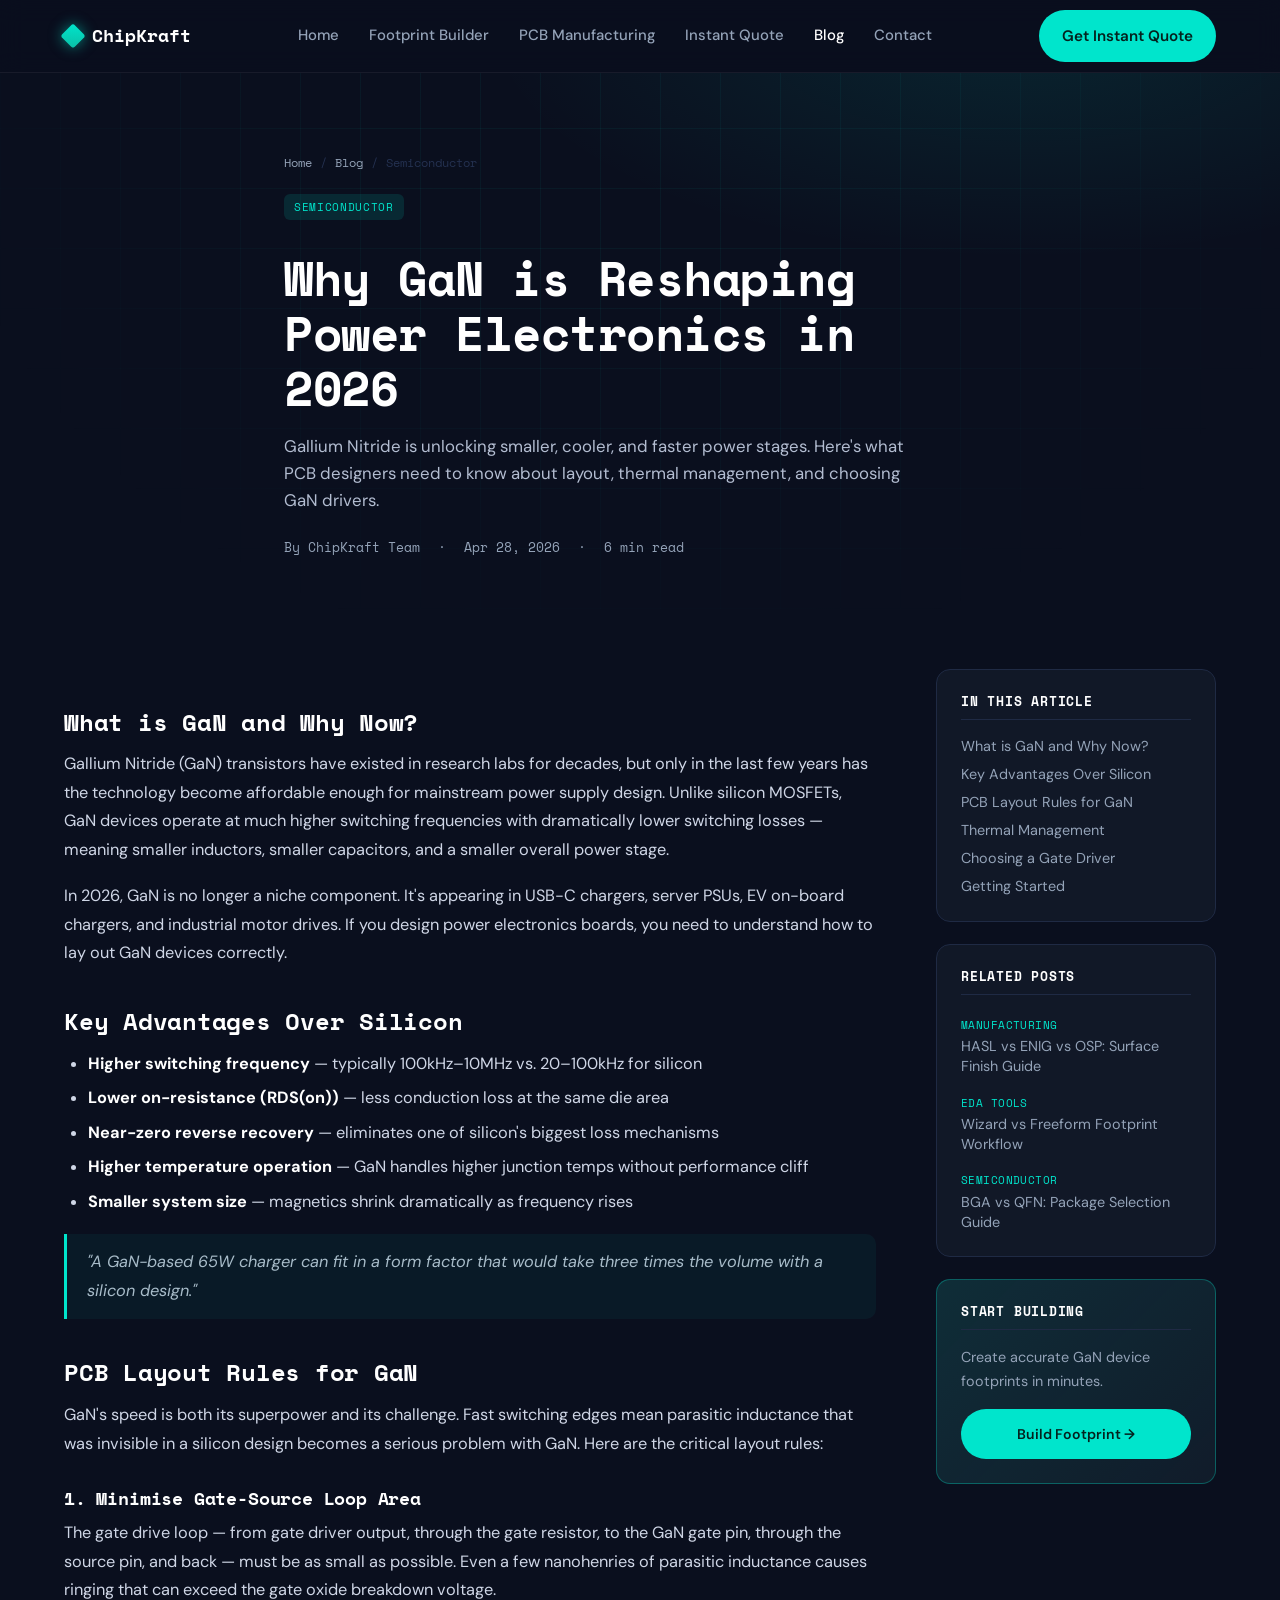
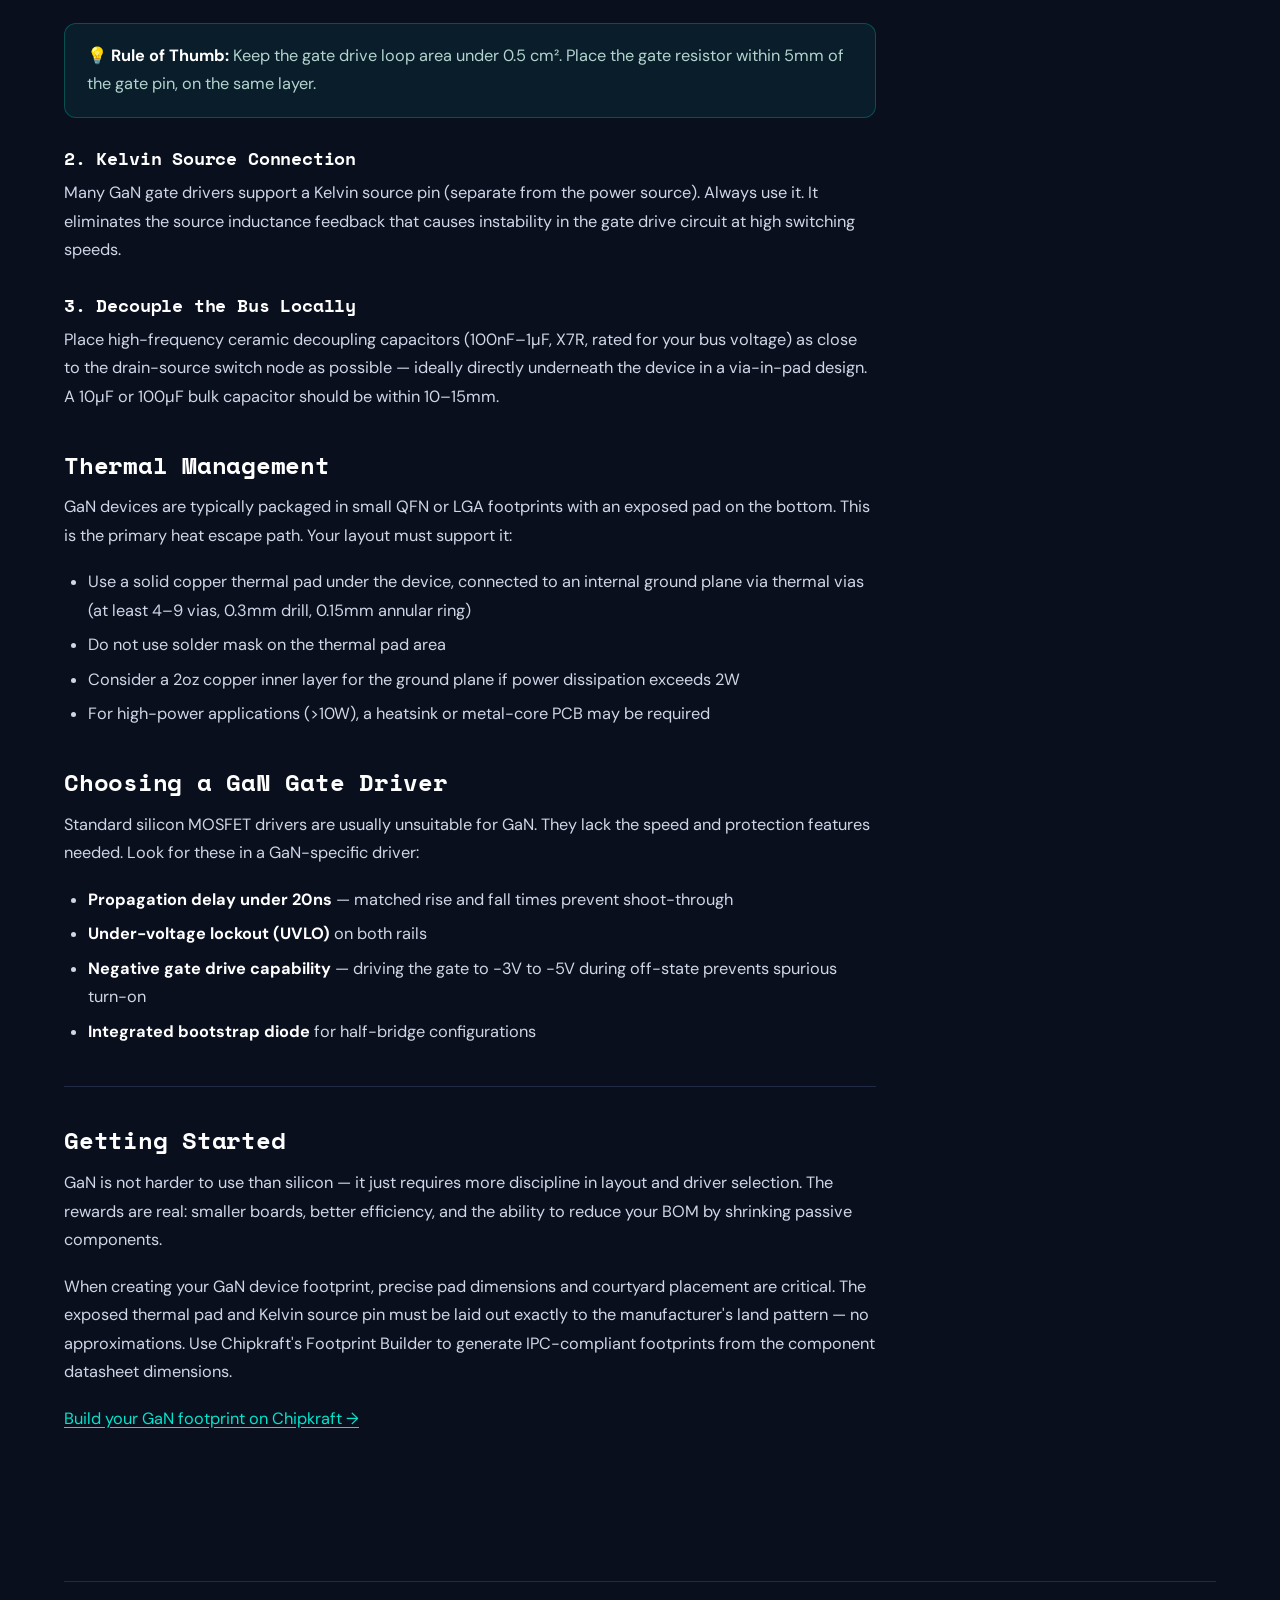
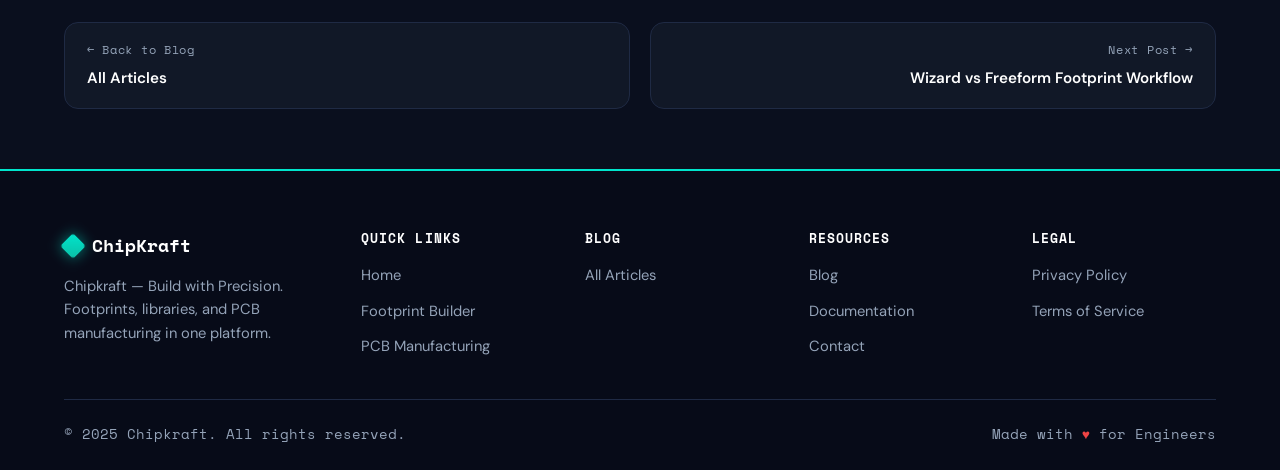
<file: blog/posts/gan-power-electronics.html>
<!DOCTYPE html>
<html lang="en">
<head>
<meta charset="UTF-8"/>
<meta name="viewport" content="width=device-width,initial-scale=1"/>
<title>Why GaN is Reshaping Power Electronics in 2026 — ChipKraft Blog</title>
<meta name="description" content="Gallium Nitride is unlocking smaller, cooler, faster power stages. Here's what PCB designers need to know about layout and thermal management."/>
<link rel="preconnect" href="https://fonts.googleapis.com"/>
<link rel="preconnect" href="https://fonts.gstatic.com" crossorigin/>
<link href="https://fonts.googleapis.com/css2?family=Space+Mono:wght@400;700&family=DM+Sans:wght@400;500;600;700&display=swap" rel="stylesheet"/>
<link rel="stylesheet" href="../../assets/shared.css"/>
<style>
.post-hero{padding:80px 0 50px;background:radial-gradient(900px 400px at 80% -10%,rgba(0,229,204,.10),transparent 60%),var(--bg);position:relative;overflow:hidden;}
.post-hero::before{content:"";position:absolute;inset:0;pointer-events:none;background-image:repeating-linear-gradient(0deg,rgba(0,229,204,.05) 0 1px,transparent 1px 60px),repeating-linear-gradient(90deg,rgba(0,229,204,.05) 0 1px,transparent 1px 60px);mask-image:radial-gradient(ellipse at 50% 0%,#000 30%,transparent 80%);-webkit-mask-image:radial-gradient(ellipse at 50% 0%,#000 30%,transparent 80%);}
.post-hero-inner{position:relative;z-index:1;max-width:760px}
.breadcrumb{font-family:var(--font-mono);font-size:.78rem;color:var(--text-muted);margin-bottom:20px;display:flex;gap:8px;align-items:center}
.breadcrumb a{color:var(--text-muted);transition:color .2s}.breadcrumb a:hover{color:var(--accent)}.breadcrumb span{color:var(--border-2)}
.post-hero h1{margin:14px 0 18px}
.post-hero .lead{font-size:1.05rem;color:#b3bdd1;max-width:640px}
.post-meta-bar{display:flex;flex-wrap:wrap;gap:18px;margin-top:24px;font-family:var(--font-mono);font-size:.8rem;color:var(--text-muted);align-items:center}
.post-layout{display:grid;grid-template-columns:1fr 280px;gap:60px;padding:60px 0 80px;align-items:start}
.post-body h2{font-size:1.5rem;margin:40px 0 14px;color:var(--heading)}
.post-body h3{font-size:1.15rem;margin:30px 0 10px;color:var(--heading)}
.post-body p{color:#cfd6e6;font-size:1.02rem;line-height:1.75;margin-bottom:18px}
.post-body ul{color:#cfd6e6;padding-left:24px;margin-bottom:18px;line-height:1.75;font-size:1.02rem}
.post-body li{margin-bottom:6px}
.post-body strong{color:#fff}
.post-body a{color:var(--accent);text-decoration:underline;text-underline-offset:3px}
.post-body code{font-family:var(--font-mono);background:rgba(0,229,204,.08);border:1px solid rgba(0,229,204,.2);padding:2px 7px;border-radius:5px;font-size:.9em;color:var(--accent)}
.post-body blockquote{border-left:3px solid var(--accent);padding:14px 20px;background:rgba(0,229,204,.05);border-radius:0 10px 10px 0;margin-bottom:18px}
.post-body blockquote p{margin:0;color:#a8bcc9;font-style:italic}
.post-body hr{border:none;border-top:1px solid var(--border);margin:40px 0}
.post-body .callout{background:rgba(0,229,204,.07);border:1px solid rgba(0,229,204,.25);border-radius:12px;padding:18px 22px;margin-bottom:20px}
.post-body .callout p{margin:0;color:#b3d4ce}
.post-sidebar{position:sticky;top:90px}
.sidebar-card{background:var(--surface);border:1px solid var(--border);border-radius:var(--radius);padding:24px;margin-bottom:22px}
.sidebar-card h4{font-family:var(--font-mono);font-size:.82rem;letter-spacing:.06em;text-transform:uppercase;color:#fff;margin-bottom:16px;padding-bottom:10px;border-bottom:1px solid var(--border)}
.toc-list{list-style:none;display:flex;flex-direction:column;gap:8px}
.toc-list a{color:var(--text-muted);font-size:.9rem;transition:color .2s;line-height:1.4;display:block}.toc-list a:hover{color:var(--accent)}
.related-list{list-style:none;display:flex;flex-direction:column;gap:12px}
.related-list li a{font-size:.9rem;color:var(--text-muted);transition:color .2s;line-height:1.4;display:block}.related-list li a:hover{color:var(--accent)}
.related-list .rel-cat{font-family:var(--font-mono);font-size:.68rem;color:var(--accent);letter-spacing:.04em}
.post-nav{display:grid;grid-template-columns:1fr 1fr;gap:20px;margin-top:50px;padding-top:40px;border-top:1px solid var(--border)}
.post-nav-item{background:var(--surface);border:1px solid var(--border);border-radius:var(--radius);padding:18px 22px;transition:border-color .2s,transform .2s}.post-nav-item:hover{border-color:rgba(0,229,204,.35);transform:translateY(-2px)}
.post-nav-item .dir{font-family:var(--font-mono);font-size:.72rem;letter-spacing:.06em;color:var(--text-muted);margin-bottom:6px}
.post-nav-item .nav-title{color:#fff;font-size:.95rem;font-weight:600}
.post-nav-item.next{text-align:right}
@media(max-width:900px){.post-layout{grid-template-columns:1fr}.post-sidebar{position:static}}
@media(max-width:600px){.post-nav{grid-template-columns:1fr}}
</style>
</head>
<body>

<header class="nav" id="nav">
  <div class="container nav-inner">
    <a class="logo" href="../../index.html"><span class="diamond"></span> ChipKraft</a>
    <nav class="nav-links">
      <a href="../../index.html">Home</a>
      <a href="../../index.html#builder">Footprint Builder</a>
      <a href="../../index.html#manufacturing">PCB Manufacturing</a>
      <a href="../../index.html#quote">Instant Quote</a>
      <a href="../index.html" class="active">Blog</a>
      <a href="../../index.html#contact">Contact</a>
    </nav>
    <div class="nav-cta">
      <a href="../../index.html#quote" class="btn btn-primary">Get Instant Quote</a>
      <button class="hamburger" id="hamburger" aria-label="Menu"><span></span></button>
    </div>
  </div>
</header>

<section class="post-hero">
  <div class="container post-hero-inner">
    <div class="breadcrumb">
      <a href="../../index.html">Home</a><span>/</span>
      <a href="../index.html">Blog</a><span>/</span>
      <span>Semiconductor</span>
    </div>
    <span class="cat-badge">Semiconductor</span>
    <h1>Why GaN is Reshaping Power Electronics in 2026</h1>
    <p class="lead">Gallium Nitride is unlocking smaller, cooler, and faster power stages. Here's what PCB designers need to know about layout, thermal management, and choosing GaN drivers.</p>
    <div class="post-meta-bar">
      <span>By ChipKraft Team</span><span>·</span>
      <span>Apr 28, 2026</span><span>·</span>
      <span>6 min read</span>
    </div>
  </div>
</section>

<div class="container">
  <div class="post-layout">
    <article class="post-body">

      <h2 id="intro">What is GaN and Why Now?</h2>
      <p>Gallium Nitride (GaN) transistors have existed in research labs for decades, but only in the last few years has the technology become affordable enough for mainstream power supply design. Unlike silicon MOSFETs, GaN devices operate at much higher switching frequencies with dramatically lower switching losses — meaning smaller inductors, smaller capacitors, and a smaller overall power stage.</p>
      <p>In 2026, GaN is no longer a niche component. It's appearing in USB-C chargers, server PSUs, EV on-board chargers, and industrial motor drives. If you design power electronics boards, you need to understand how to lay out GaN devices correctly.</p>

      <h2 id="advantages">Key Advantages Over Silicon</h2>
      <ul>
        <li><strong>Higher switching frequency</strong> — typically 100kHz–10MHz vs. 20–100kHz for silicon</li>
        <li><strong>Lower on-resistance (RDS(on))</strong> — less conduction loss at the same die area</li>
        <li><strong>Near-zero reverse recovery</strong> — eliminates one of silicon's biggest loss mechanisms</li>
        <li><strong>Higher temperature operation</strong> — GaN handles higher junction temps without performance cliff</li>
        <li><strong>Smaller system size</strong> — magnetics shrink dramatically as frequency rises</li>
      </ul>

      <blockquote>
        <p>"A GaN-based 65W charger can fit in a form factor that would take three times the volume with a silicon design."</p>
      </blockquote>

      <h2 id="layout">PCB Layout Rules for GaN</h2>
      <p>GaN's speed is both its superpower and its challenge. Fast switching edges mean parasitic inductance that was invisible in a silicon design becomes a serious problem with GaN. Here are the critical layout rules:</p>

      <h3>1. Minimise Gate-Source Loop Area</h3>
      <p>The gate drive loop — from gate driver output, through the gate resistor, to the GaN gate pin, through the source pin, and back — must be as small as possible. Even a few nanohenries of parasitic inductance causes ringing that can exceed the gate oxide breakdown voltage.</p>

      <div class="callout">
        <p>💡 <strong>Rule of Thumb:</strong> Keep the gate drive loop area under 0.5 cm². Place the gate resistor within 5mm of the gate pin, on the same layer.</p>
      </div>

      <h3>2. Kelvin Source Connection</h3>
      <p>Many GaN gate drivers support a Kelvin source pin (separate from the power source). Always use it. It eliminates the source inductance feedback that causes instability in the gate drive circuit at high switching speeds.</p>

      <h3>3. Decouple the Bus Locally</h3>
      <p>Place high-frequency ceramic decoupling capacitors (100nF–1µF, X7R, rated for your bus voltage) as close to the drain-source switch node as possible — ideally directly underneath the device in a via-in-pad design. A 10µF or 100µF bulk capacitor should be within 10–15mm.</p>

      <h2 id="thermal">Thermal Management</h2>
      <p>GaN devices are typically packaged in small QFN or LGA footprints with an exposed pad on the bottom. This is the primary heat escape path. Your layout must support it:</p>
      <ul>
        <li>Use a solid copper thermal pad under the device, connected to an internal ground plane via thermal vias (at least 4–9 vias, 0.3mm drill, 0.15mm annular ring)</li>
        <li>Do not use solder mask on the thermal pad area</li>
        <li>Consider a 2oz copper inner layer for the ground plane if power dissipation exceeds 2W</li>
        <li>For high-power applications (&gt;10W), a heatsink or metal-core PCB may be required</li>
      </ul>

      <h2 id="drivers">Choosing a GaN Gate Driver</h2>
      <p>Standard silicon MOSFET drivers are usually unsuitable for GaN. They lack the speed and protection features needed. Look for these in a GaN-specific driver:</p>
      <ul>
        <li><strong>Propagation delay under 20ns</strong> — matched rise and fall times prevent shoot-through</li>
        <li><strong>Under-voltage lockout (UVLO)</strong> on both rails</li>
        <li><strong>Negative gate drive capability</strong> — driving the gate to -3V to -5V during off-state prevents spurious turn-on</li>
        <li><strong>Integrated bootstrap diode</strong> for half-bridge configurations</li>
      </ul>

      <hr>

      <h2 id="conclusion">Getting Started</h2>
      <p>GaN is not harder to use than silicon — it just requires more discipline in layout and driver selection. The rewards are real: smaller boards, better efficiency, and the ability to reduce your BOM by shrinking passive components.</p>
      <p>When creating your GaN device footprint, precise pad dimensions and courtyard placement are critical. The exposed thermal pad and Kelvin source pin must be laid out exactly to the manufacturer's land pattern — no approximations. Use Chipkraft's Footprint Builder to generate IPC-compliant footprints from the component datasheet dimensions.</p>
      <p><a href="../../index.html#builder">Build your GaN footprint on Chipkraft →</a></p>

    </article>

    <aside class="post-sidebar">
      <div class="sidebar-card">
        <h4>In This Article</h4>
        <ul class="toc-list">
          <li><a href="#intro">What is GaN and Why Now?</a></li>
          <li><a href="#advantages">Key Advantages Over Silicon</a></li>
          <li><a href="#layout">PCB Layout Rules for GaN</a></li>
          <li><a href="#thermal">Thermal Management</a></li>
          <li><a href="#drivers">Choosing a Gate Driver</a></li>
          <li><a href="#conclusion">Getting Started</a></li>
        </ul>
      </div>
      <div class="sidebar-card">
        <h4>Related Posts</h4>
        <ul class="related-list">
          <li><span class="rel-cat">MANUFACTURING</span><a href="surface-finish-guide.html">HASL vs ENIG vs OSP: Surface Finish Guide</a></li>
          <li><span class="rel-cat">EDA TOOLS</span><a href="wizard-vs-freeform.html">Wizard vs Freeform Footprint Workflow</a></li>
          <li><span class="rel-cat">SEMICONDUCTOR</span><a href="bga-vs-qfn.html">BGA vs QFN: Package Selection Guide</a></li>
        </ul>
      </div>
      <div class="sidebar-card" style="background:linear-gradient(135deg,rgba(0,229,204,.1),rgba(0,229,204,.02)),var(--surface);border-color:rgba(0,229,204,.3)">
        <h4>Start Building</h4>
        <p style="font-size:.9rem;margin-bottom:16px">Create accurate GaN device footprints in minutes.</p>
        <a href="../../index.html#builder" class="btn btn-primary" style="width:100%;justify-content:center;font-size:.88rem">Build Footprint →</a>
      </div>
    </aside>
  </div>

  <div class="post-nav">
    <a href="../index.html" class="post-nav-item prev">
      <div class="dir">← Back to Blog</div>
      <div class="nav-title">All Articles</div>
    </a>
    <a href="wizard-vs-freeform.html" class="post-nav-item next">
      <div class="dir">Next Post →</div>
      <div class="nav-title">Wizard vs Freeform Footprint Workflow</div>
    </a>
  </div>
</div>

<footer>
  <div class="container">
    <div class="footer-grid">
      <div class="footer-brand">
        <a class="logo" href="../../index.html"><span class="diamond"></span> ChipKraft</a>
        <p>Chipkraft — Build with Precision. Footprints, libraries, and PCB manufacturing in one platform.</p>
      </div>
      <div class="footer-col"><h4>Quick Links</h4><ul><li><a href="../../index.html">Home</a></li><li><a href="../../index.html#builder">Footprint Builder</a></li><li><a href="../../index.html#manufacturing">PCB Manufacturing</a></li></ul></div>
      <div class="footer-col"><h4>Blog</h4><ul><li><a href="../index.html">All Articles</a></li></ul></div>
      <div class="footer-col"><h4>Resources</h4><ul><li><a href="../index.html">Blog</a></li><li><a href="#">Documentation</a></li><li><a href="../../index.html#contact">Contact</a></li></ul></div>
      <div class="footer-col"><h4>Legal</h4><ul><li><a href="#">Privacy Policy</a></li><li><a href="#">Terms of Service</a></li></ul></div>
    </div>
    <div class="footer-bottom"><span>© 2025 Chipkraft. All rights reserved.</span><span>Made with <span class="heart">♥</span> for Engineers</span></div>
  </div>
</footer>

<script>
const nav = document.getElementById('nav');
document.getElementById('hamburger').addEventListener('click', () => nav.classList.toggle('open'));
document.querySelectorAll('.nav-links a').forEach(a => a.addEventListener('click', () => nav.classList.remove('open')));
</script>
</body>
</html>
</file>
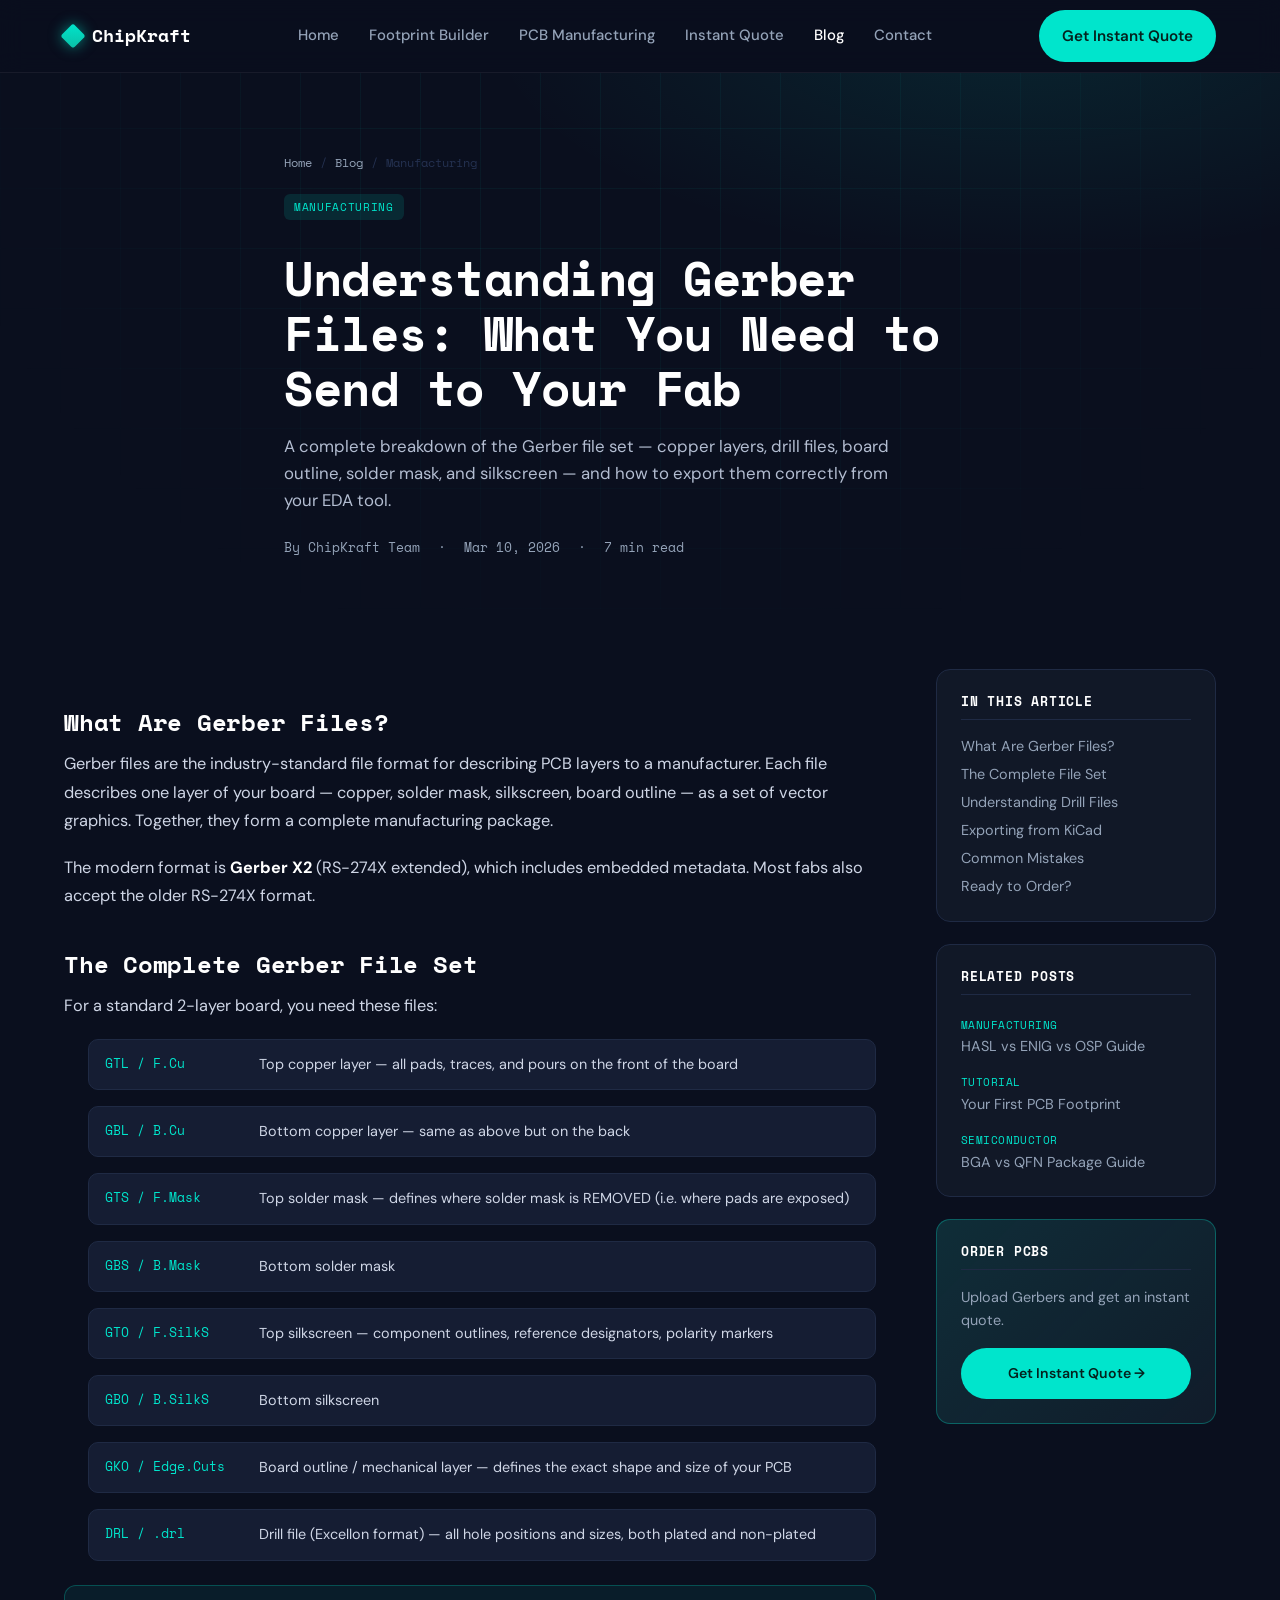
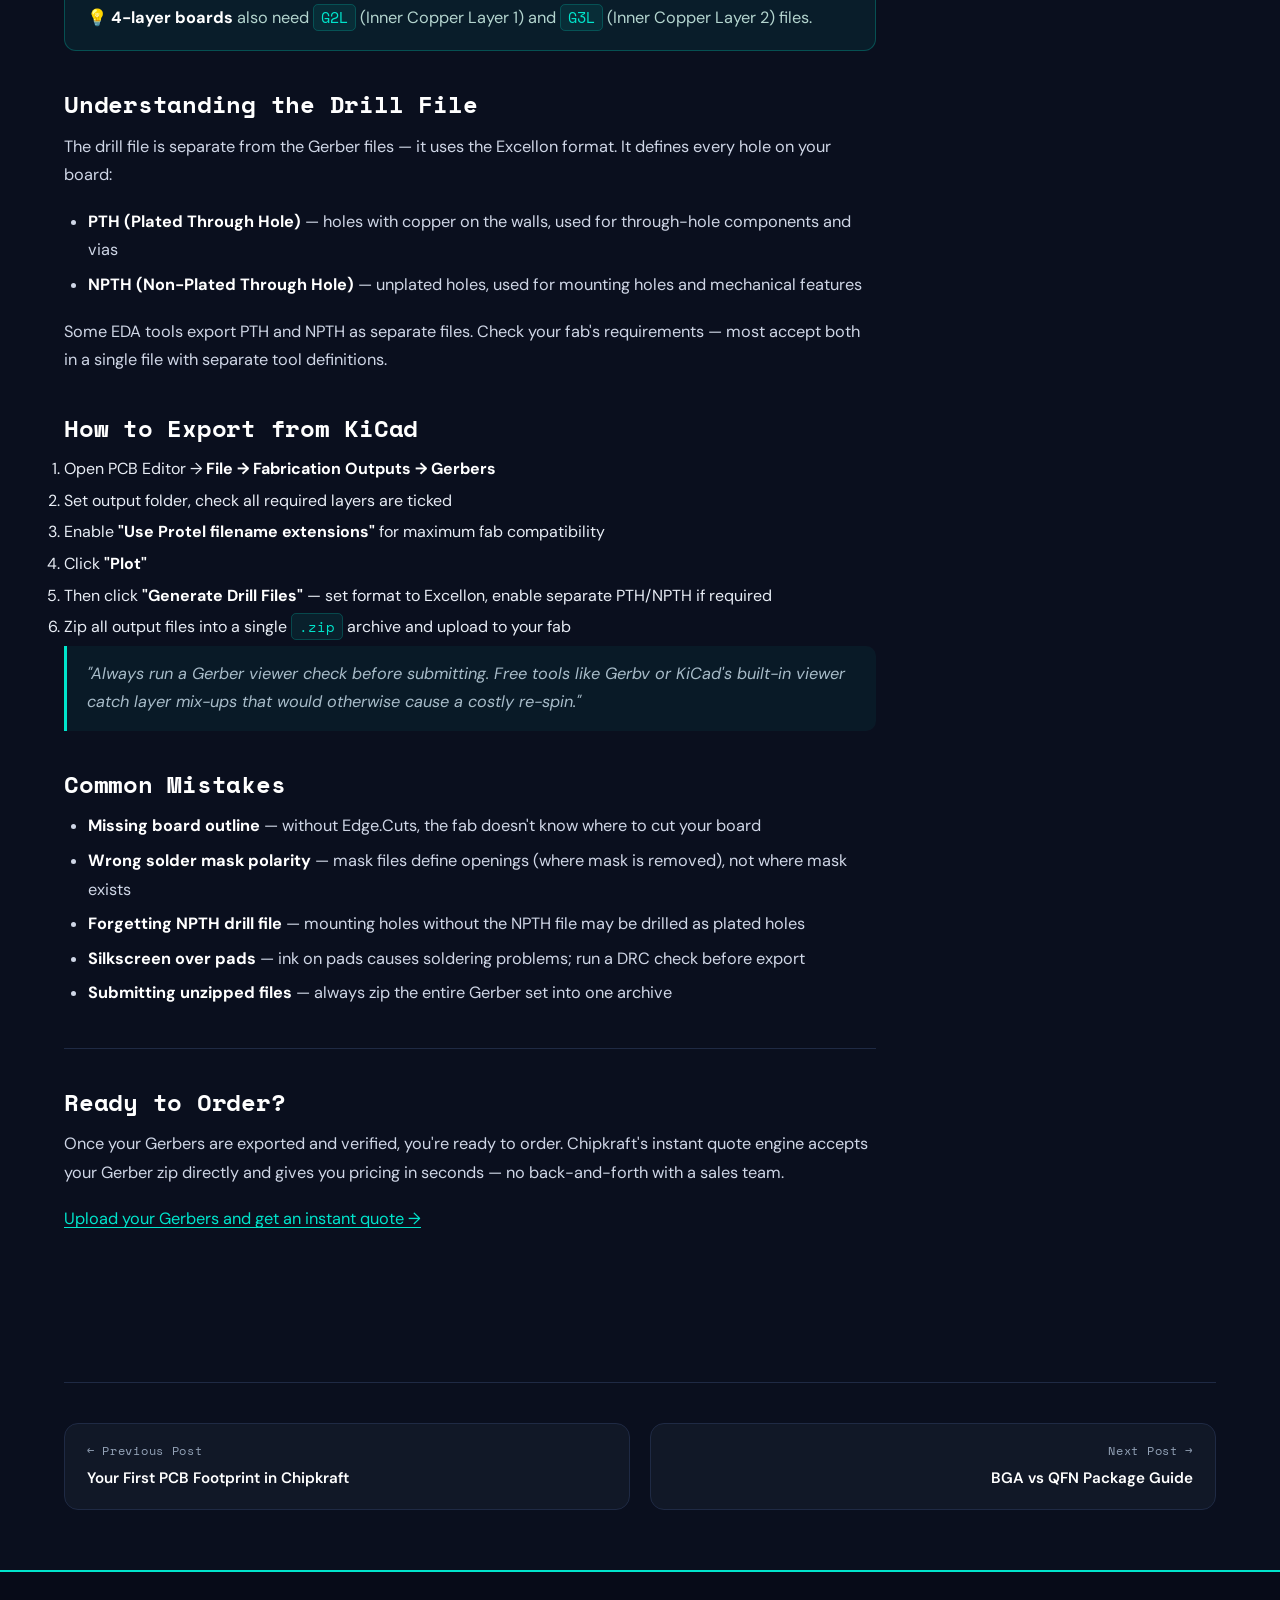
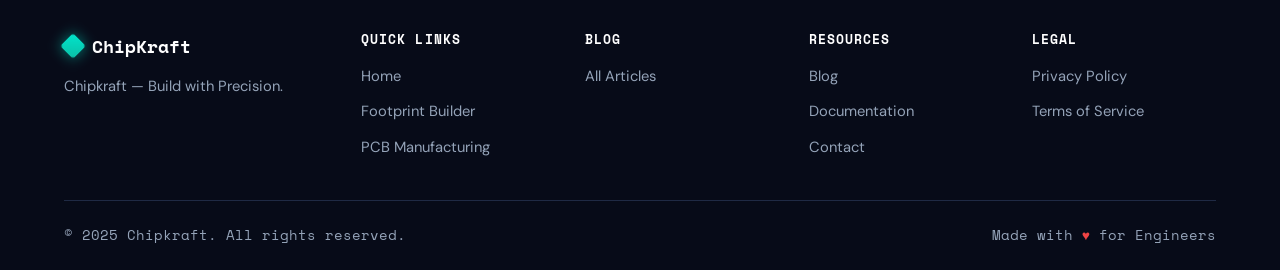
<file: blog/posts/gerber-files-guide.html>
<!DOCTYPE html>
<html lang="en">
<head>
<meta charset="UTF-8"/>
<meta name="viewport" content="width=device-width,initial-scale=1"/>
<title>Understanding Gerber Files: What You Need to Send to Your Fab — ChipKraft Blog</title>
<meta name="description" content="A complete breakdown of the Gerber file set — copper layers, drill files, board outline, solder mask, and silkscreen — and how to export them correctly."/>
<link rel="preconnect" href="https://fonts.googleapis.com"/>
<link rel="preconnect" href="https://fonts.gstatic.com" crossorigin/>
<link href="https://fonts.googleapis.com/css2?family=Space+Mono:wght@400;700&family=DM+Sans:wght@400;500;600;700&display=swap" rel="stylesheet"/>
<link rel="stylesheet" href="../../assets/shared.css"/>
<style>
.post-hero{padding:80px 0 50px;background:radial-gradient(900px 400px at 80% -10%,rgba(0,229,204,.10),transparent 60%),var(--bg);position:relative;overflow:hidden;}
.post-hero::before{content:"";position:absolute;inset:0;pointer-events:none;background-image:repeating-linear-gradient(0deg,rgba(0,229,204,.05) 0 1px,transparent 1px 60px),repeating-linear-gradient(90deg,rgba(0,229,204,.05) 0 1px,transparent 1px 60px);mask-image:radial-gradient(ellipse at 50% 0%,#000 30%,transparent 80%);-webkit-mask-image:radial-gradient(ellipse at 50% 0%,#000 30%,transparent 80%);}
.post-hero-inner{position:relative;z-index:1;max-width:760px}
.breadcrumb{font-family:var(--font-mono);font-size:.78rem;color:var(--text-muted);margin-bottom:20px;display:flex;gap:8px;align-items:center}
.breadcrumb a{color:var(--text-muted);transition:color .2s}.breadcrumb a:hover{color:var(--accent)}.breadcrumb span{color:var(--border-2)}
.post-hero h1{margin:14px 0 18px}
.post-hero .lead{font-size:1.05rem;color:#b3bdd1;max-width:640px}
.post-meta-bar{display:flex;flex-wrap:wrap;gap:18px;margin-top:24px;font-family:var(--font-mono);font-size:.8rem;color:var(--text-muted);align-items:center}
.post-layout{display:grid;grid-template-columns:1fr 280px;gap:60px;padding:60px 0 80px;align-items:start}
.post-body h2{font-size:1.5rem;margin:40px 0 14px;color:var(--heading)}
.post-body h3{font-size:1.15rem;margin:30px 0 10px;color:var(--heading)}
.post-body p{color:#cfd6e6;font-size:1.02rem;line-height:1.75;margin-bottom:18px}
.post-body ul{color:#cfd6e6;padding-left:24px;margin-bottom:18px;line-height:1.75;font-size:1.02rem}
.post-body li{margin-bottom:6px}
.post-body strong{color:#fff}
.post-body a{color:var(--accent);text-decoration:underline;text-underline-offset:3px}
.post-body code{font-family:var(--font-mono);background:rgba(0,229,204,.08);border:1px solid rgba(0,229,204,.2);padding:2px 7px;border-radius:5px;font-size:.9em;color:var(--accent)}
.post-body blockquote{border-left:3px solid var(--accent);padding:14px 20px;background:rgba(0,229,204,.05);border-radius:0 10px 10px 0;margin-bottom:18px}
.post-body blockquote p{margin:0;color:#a8bcc9;font-style:italic}
.post-body hr{border:none;border-top:1px solid var(--border);margin:40px 0}
.post-body .callout{background:rgba(0,229,204,.07);border:1px solid rgba(0,229,204,.25);border-radius:12px;padding:18px 22px;margin-bottom:20px}
.post-body .callout p{margin:0;color:#b3d4ce}
.file-list{list-style:none;padding:0;display:flex;flex-direction:column;gap:10px;margin-bottom:20px}
.file-list li{background:var(--surface-2);border:1px solid var(--border);border-radius:10px;padding:12px 16px;display:flex;gap:14px;align-items:flex-start}
.file-list .fname{font-family:var(--font-mono);font-size:.82rem;color:var(--accent);min-width:140px;flex-shrink:0}
.file-list .fdesc{font-size:.9rem;color:#cfd6e6}
.post-sidebar{position:sticky;top:90px}
.sidebar-card{background:var(--surface);border:1px solid var(--border);border-radius:var(--radius);padding:24px;margin-bottom:22px}
.sidebar-card h4{font-family:var(--font-mono);font-size:.82rem;letter-spacing:.06em;text-transform:uppercase;color:#fff;margin-bottom:16px;padding-bottom:10px;border-bottom:1px solid var(--border)}
.toc-list{list-style:none;display:flex;flex-direction:column;gap:8px}
.toc-list a{color:var(--text-muted);font-size:.9rem;transition:color .2s;line-height:1.4;display:block}.toc-list a:hover{color:var(--accent)}
.related-list{list-style:none;display:flex;flex-direction:column;gap:12px}
.related-list li a{font-size:.9rem;color:var(--text-muted);transition:color .2s;line-height:1.4;display:block}.related-list li a:hover{color:var(--accent)}
.related-list .rel-cat{font-family:var(--font-mono);font-size:.68rem;color:var(--accent);letter-spacing:.04em}
.post-nav{display:grid;grid-template-columns:1fr 1fr;gap:20px;margin-top:50px;padding-top:40px;border-top:1px solid var(--border)}
.post-nav-item{background:var(--surface);border:1px solid var(--border);border-radius:var(--radius);padding:18px 22px;transition:border-color .2s,transform .2s}.post-nav-item:hover{border-color:rgba(0,229,204,.35);transform:translateY(-2px)}
.post-nav-item .dir{font-family:var(--font-mono);font-size:.72rem;letter-spacing:.06em;color:var(--text-muted);margin-bottom:6px}
.post-nav-item .nav-title{color:#fff;font-size:.95rem;font-weight:600}
.post-nav-item.next{text-align:right}
@media(max-width:900px){.post-layout{grid-template-columns:1fr}.post-sidebar{position:static}}
@media(max-width:600px){.post-nav{grid-template-columns:1fr}}
</style>
</head>
<body>
<header class="nav" id="nav">
  <div class="container nav-inner">
    <a class="logo" href="../../index.html"><span class="diamond"></span> ChipKraft</a>
    <nav class="nav-links">
      <a href="../../index.html">Home</a>
      <a href="../../index.html#builder">Footprint Builder</a>
      <a href="../../index.html#manufacturing">PCB Manufacturing</a>
      <a href="../../index.html#quote">Instant Quote</a>
      <a href="../index.html" class="active">Blog</a>
      <a href="../../index.html#contact">Contact</a>
    </nav>
    <div class="nav-cta">
      <a href="../../index.html#quote" class="btn btn-primary">Get Instant Quote</a>
      <button class="hamburger" id="hamburger" aria-label="Menu"><span></span></button>
    </div>
  </div>
</header>

<section class="post-hero">
  <div class="container post-hero-inner">
    <div class="breadcrumb"><a href="../../index.html">Home</a><span>/</span><a href="../index.html">Blog</a><span>/</span><span>Manufacturing</span></div>
    <span class="cat-badge">Manufacturing</span>
    <h1>Understanding Gerber Files: What You Need to Send to Your Fab</h1>
    <p class="lead">A complete breakdown of the Gerber file set — copper layers, drill files, board outline, solder mask, and silkscreen — and how to export them correctly from your EDA tool.</p>
    <div class="post-meta-bar"><span>By ChipKraft Team</span><span>·</span><span>Mar 10, 2026</span><span>·</span><span>7 min read</span></div>
  </div>
</section>

<div class="container">
  <div class="post-layout">
    <article class="post-body">

      <h2 id="what">What Are Gerber Files?</h2>
      <p>Gerber files are the industry-standard file format for describing PCB layers to a manufacturer. Each file describes one layer of your board — copper, solder mask, silkscreen, board outline — as a set of vector graphics. Together, they form a complete manufacturing package.</p>
      <p>The modern format is <strong>Gerber X2</strong> (RS-274X extended), which includes embedded metadata. Most fabs also accept the older RS-274X format.</p>

      <h2 id="files">The Complete Gerber File Set</h2>
      <p>For a standard 2-layer board, you need these files:</p>

      <ul class="file-list">
        <li><span class="fname">GTL / F.Cu</span><span class="fdesc">Top copper layer — all pads, traces, and pours on the front of the board</span></li>
        <li><span class="fname">GBL / B.Cu</span><span class="fdesc">Bottom copper layer — same as above but on the back</span></li>
        <li><span class="fname">GTS / F.Mask</span><span class="fdesc">Top solder mask — defines where solder mask is REMOVED (i.e. where pads are exposed)</span></li>
        <li><span class="fname">GBS / B.Mask</span><span class="fdesc">Bottom solder mask</span></li>
        <li><span class="fname">GTO / F.SilkS</span><span class="fdesc">Top silkscreen — component outlines, reference designators, polarity markers</span></li>
        <li><span class="fname">GBO / B.SilkS</span><span class="fdesc">Bottom silkscreen</span></li>
        <li><span class="fname">GKO / Edge.Cuts</span><span class="fdesc">Board outline / mechanical layer — defines the exact shape and size of your PCB</span></li>
        <li><span class="fname">DRL / .drl</span><span class="fdesc">Drill file (Excellon format) — all hole positions and sizes, both plated and non-plated</span></li>
      </ul>

      <div class="callout">
        <p>💡 <strong>4-layer boards</strong> also need <code>G2L</code> (Inner Copper Layer 1) and <code>G3L</code> (Inner Copper Layer 2) files.</p>
      </div>

      <h2 id="drill">Understanding the Drill File</h2>
      <p>The drill file is separate from the Gerber files — it uses the Excellon format. It defines every hole on your board:</p>
      <ul>
        <li><strong>PTH (Plated Through Hole)</strong> — holes with copper on the walls, used for through-hole components and vias</li>
        <li><strong>NPTH (Non-Plated Through Hole)</strong> — unplated holes, used for mounting holes and mechanical features</li>
      </ul>
      <p>Some EDA tools export PTH and NPTH as separate files. Check your fab's requirements — most accept both in a single file with separate tool definitions.</p>

      <h2 id="export">How to Export from KiCad</h2>
      <ol>
        <li>Open PCB Editor → <strong>File → Fabrication Outputs → Gerbers</strong></li>
        <li>Set output folder, check all required layers are ticked</li>
        <li>Enable <strong>"Use Protel filename extensions"</strong> for maximum fab compatibility</li>
        <li>Click <strong>"Plot"</strong></li>
        <li>Then click <strong>"Generate Drill Files"</strong> — set format to Excellon, enable separate PTH/NPTH if required</li>
        <li>Zip all output files into a single <code>.zip</code> archive and upload to your fab</li>
      </ol>

      <blockquote>
        <p>"Always run a Gerber viewer check before submitting. Free tools like Gerbv or KiCad's built-in viewer catch layer mix-ups that would otherwise cause a costly re-spin."</p>
      </blockquote>

      <h2 id="mistakes">Common Mistakes</h2>
      <ul>
        <li><strong>Missing board outline</strong> — without Edge.Cuts, the fab doesn't know where to cut your board</li>
        <li><strong>Wrong solder mask polarity</strong> — mask files define openings (where mask is removed), not where mask exists</li>
        <li><strong>Forgetting NPTH drill file</strong> — mounting holes without the NPTH file may be drilled as plated holes</li>
        <li><strong>Silkscreen over pads</strong> — ink on pads causes soldering problems; run a DRC check before export</li>
        <li><strong>Submitting unzipped files</strong> — always zip the entire Gerber set into one archive</li>
      </ul>

      <hr>

      <h2 id="conclusion">Ready to Order?</h2>
      <p>Once your Gerbers are exported and verified, you're ready to order. Chipkraft's instant quote engine accepts your Gerber zip directly and gives you pricing in seconds — no back-and-forth with a sales team.</p>
      <p><a href="../../index.html#quote">Upload your Gerbers and get an instant quote →</a></p>

    </article>

    <aside class="post-sidebar">
      <div class="sidebar-card">
        <h4>In This Article</h4>
        <ul class="toc-list">
          <li><a href="#what">What Are Gerber Files?</a></li>
          <li><a href="#files">The Complete File Set</a></li>
          <li><a href="#drill">Understanding Drill Files</a></li>
          <li><a href="#export">Exporting from KiCad</a></li>
          <li><a href="#mistakes">Common Mistakes</a></li>
          <li><a href="#conclusion">Ready to Order?</a></li>
        </ul>
      </div>
      <div class="sidebar-card">
        <h4>Related Posts</h4>
        <ul class="related-list">
          <li><span class="rel-cat">MANUFACTURING</span><a href="surface-finish-guide.html">HASL vs ENIG vs OSP Guide</a></li>
          <li><span class="rel-cat">TUTORIAL</span><a href="first-footprint-tutorial.html">Your First PCB Footprint</a></li>
          <li><span class="rel-cat">SEMICONDUCTOR</span><a href="bga-vs-qfn.html">BGA vs QFN Package Guide</a></li>
        </ul>
      </div>
      <div class="sidebar-card" style="background:linear-gradient(135deg,rgba(0,229,204,.1),rgba(0,229,204,.02)),var(--surface);border-color:rgba(0,229,204,.3)">
        <h4>Order PCBs</h4>
        <p style="font-size:.9rem;margin-bottom:16px">Upload Gerbers and get an instant quote.</p>
        <a href="../../index.html#quote" class="btn btn-primary" style="width:100%;justify-content:center;font-size:.88rem">Get Instant Quote →</a>
      </div>
    </aside>
  </div>

  <div class="post-nav">
    <a href="first-footprint-tutorial.html" class="post-nav-item prev"><div class="dir">← Previous Post</div><div class="nav-title">Your First PCB Footprint in Chipkraft</div></a>
    <a href="bga-vs-qfn.html" class="post-nav-item next"><div class="dir">Next Post →</div><div class="nav-title">BGA vs QFN Package Guide</div></a>
  </div>
</div>

<footer>
  <div class="container">
    <div class="footer-grid">
      <div class="footer-brand"><a class="logo" href="../../index.html"><span class="diamond"></span> ChipKraft</a><p>Chipkraft — Build with Precision.</p></div>
      <div class="footer-col"><h4>Quick Links</h4><ul><li><a href="../../index.html">Home</a></li><li><a href="../../index.html#builder">Footprint Builder</a></li><li><a href="../../index.html#manufacturing">PCB Manufacturing</a></li></ul></div>
      <div class="footer-col"><h4>Blog</h4><ul><li><a href="../index.html">All Articles</a></li></ul></div>
      <div class="footer-col"><h4>Resources</h4><ul><li><a href="../index.html">Blog</a></li><li><a href="#">Documentation</a></li><li><a href="../../index.html#contact">Contact</a></li></ul></div>
      <div class="footer-col"><h4>Legal</h4><ul><li><a href="#">Privacy Policy</a></li><li><a href="#">Terms of Service</a></li></ul></div>
    </div>
    <div class="footer-bottom"><span>© 2025 Chipkraft. All rights reserved.</span><span>Made with <span class="heart">♥</span> for Engineers</span></div>
  </div>
</footer>
<script>
const nav = document.getElementById('nav');
document.getElementById('hamburger').addEventListener('click', () => nav.classList.toggle('open'));
document.querySelectorAll('.nav-links a').forEach(a => a.addEventListener('click', () => nav.classList.remove('open')));
</script>
</body>
</html>
</file>
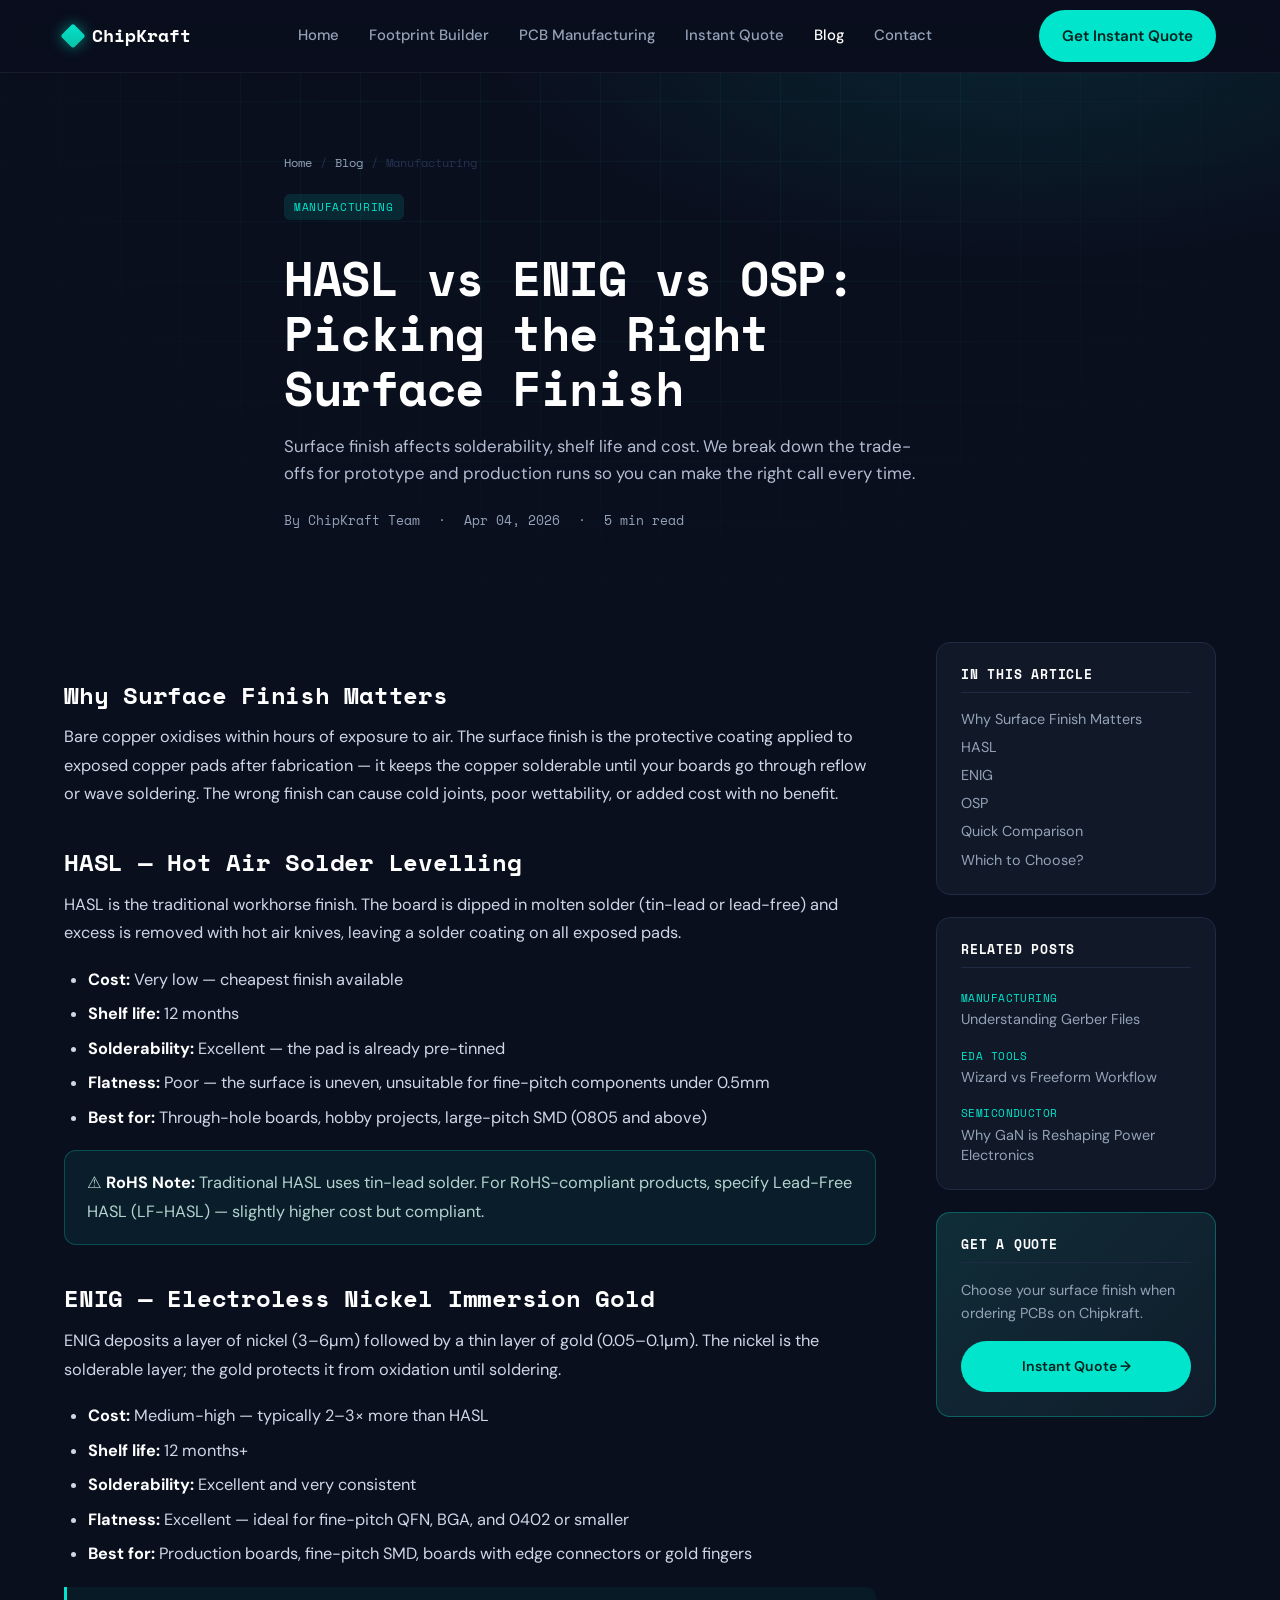
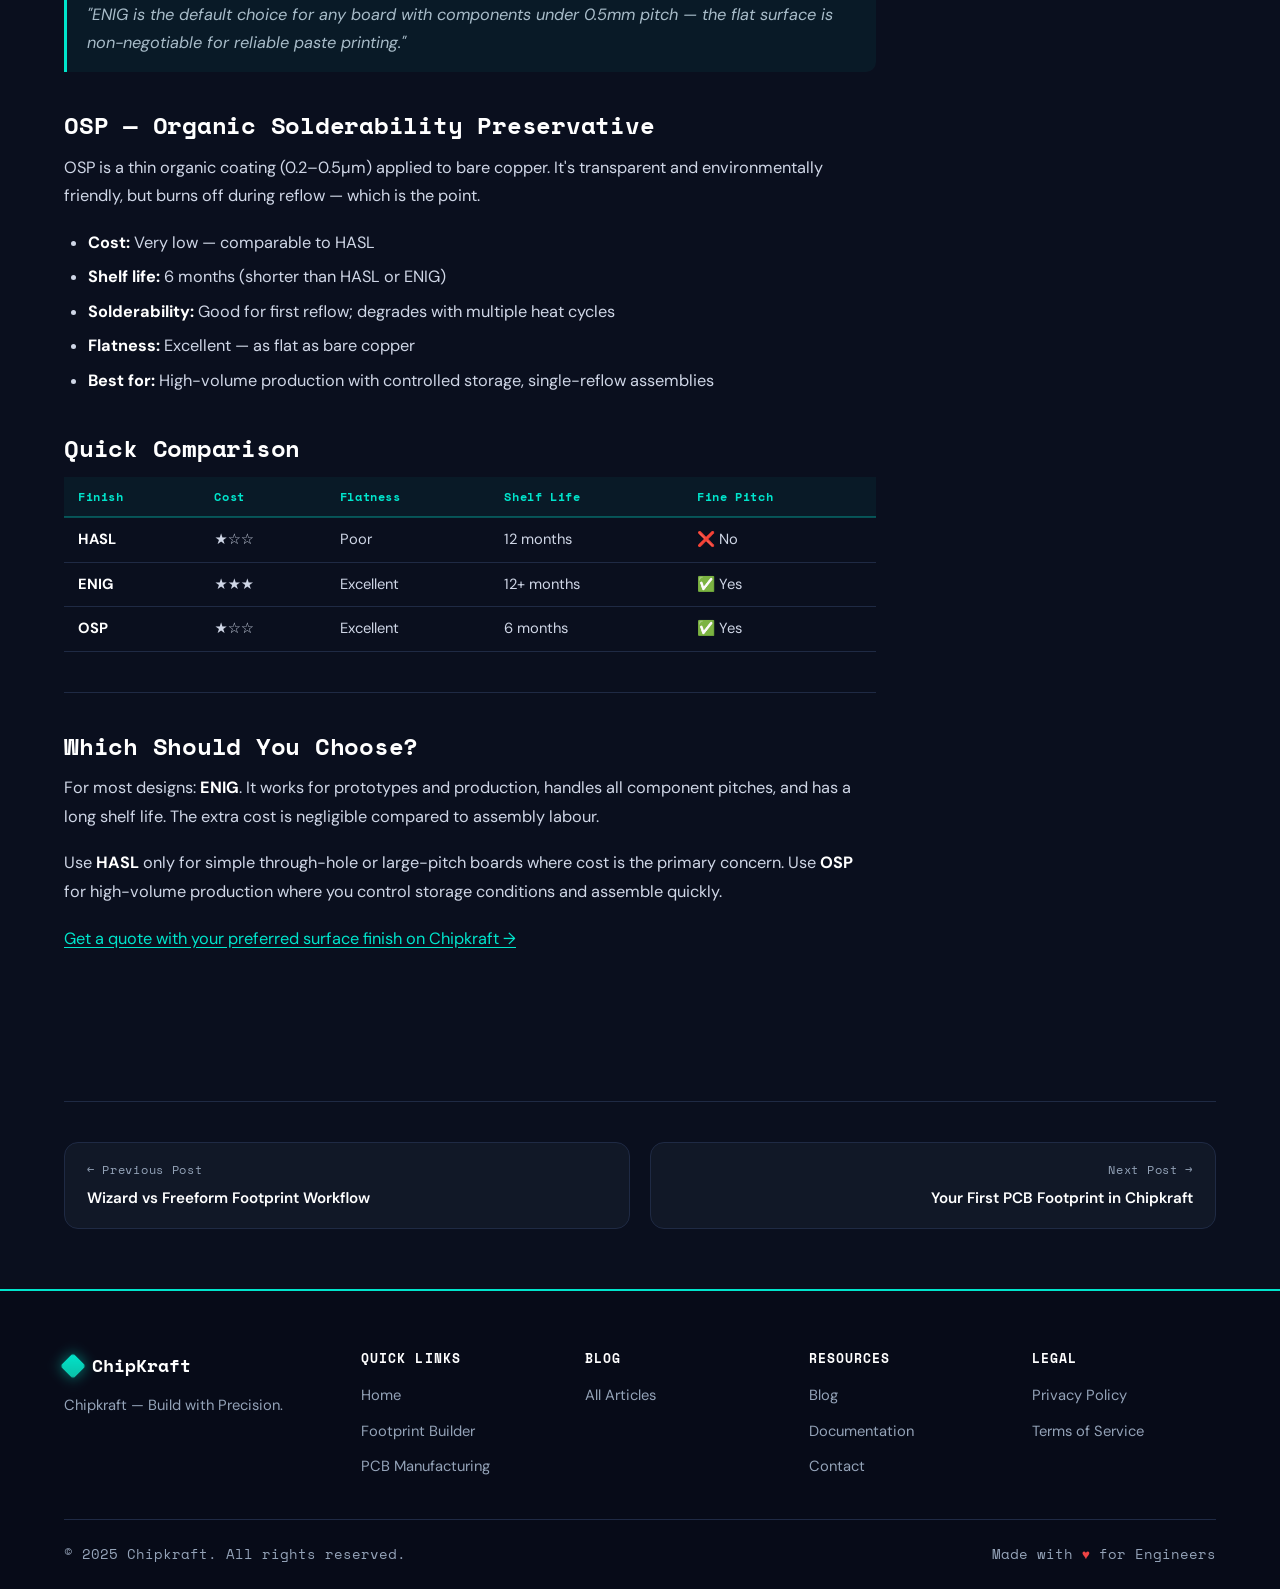
<file: blog/posts/surface-finish-guide.html>
<!DOCTYPE html>
<html lang="en">
<head>
<meta charset="UTF-8"/>
<meta name="viewport" content="width=device-width,initial-scale=1"/>
<title>HASL vs ENIG vs OSP: Picking the Right Surface Finish — ChipKraft Blog</title>
<meta name="description" content="Surface finish affects solderability, shelf life and cost. We break down the trade-offs for prototype and production runs."/>
<link rel="preconnect" href="https://fonts.googleapis.com"/>
<link rel="preconnect" href="https://fonts.gstatic.com" crossorigin/>
<link href="https://fonts.googleapis.com/css2?family=Space+Mono:wght@400;700&family=DM+Sans:wght@400;500;600;700&display=swap" rel="stylesheet"/>
<link rel="stylesheet" href="../../assets/shared.css"/>
<style>
.post-hero{padding:80px 0 50px;background:radial-gradient(900px 400px at 80% -10%,rgba(0,229,204,.10),transparent 60%),var(--bg);position:relative;overflow:hidden;}
.post-hero::before{content:"";position:absolute;inset:0;pointer-events:none;background-image:repeating-linear-gradient(0deg,rgba(0,229,204,.05) 0 1px,transparent 1px 60px),repeating-linear-gradient(90deg,rgba(0,229,204,.05) 0 1px,transparent 1px 60px);mask-image:radial-gradient(ellipse at 50% 0%,#000 30%,transparent 80%);-webkit-mask-image:radial-gradient(ellipse at 50% 0%,#000 30%,transparent 80%);}
.post-hero-inner{position:relative;z-index:1;max-width:760px}
.breadcrumb{font-family:var(--font-mono);font-size:.78rem;color:var(--text-muted);margin-bottom:20px;display:flex;gap:8px;align-items:center}
.breadcrumb a{color:var(--text-muted);transition:color .2s}.breadcrumb a:hover{color:var(--accent)}.breadcrumb span{color:var(--border-2)}
.post-hero h1{margin:14px 0 18px}
.post-hero .lead{font-size:1.05rem;color:#b3bdd1;max-width:640px}
.post-meta-bar{display:flex;flex-wrap:wrap;gap:18px;margin-top:24px;font-family:var(--font-mono);font-size:.8rem;color:var(--text-muted);align-items:center}
.post-layout{display:grid;grid-template-columns:1fr 280px;gap:60px;padding:60px 0 80px;align-items:start}
.post-body h2{font-size:1.5rem;margin:40px 0 14px;color:var(--heading)}
.post-body h3{font-size:1.15rem;margin:30px 0 10px;color:var(--heading)}
.post-body p{color:#cfd6e6;font-size:1.02rem;line-height:1.75;margin-bottom:18px}
.post-body ul{color:#cfd6e6;padding-left:24px;margin-bottom:18px;line-height:1.75;font-size:1.02rem}
.post-body li{margin-bottom:6px}
.post-body strong{color:#fff}
.post-body a{color:var(--accent);text-decoration:underline;text-underline-offset:3px}
.post-body blockquote{border-left:3px solid var(--accent);padding:14px 20px;background:rgba(0,229,204,.05);border-radius:0 10px 10px 0;margin-bottom:18px}
.post-body blockquote p{margin:0;color:#a8bcc9;font-style:italic}
.post-body hr{border:none;border-top:1px solid var(--border);margin:40px 0}
.post-body .callout{background:rgba(0,229,204,.07);border:1px solid rgba(0,229,204,.25);border-radius:12px;padding:18px 22px;margin-bottom:20px}
.post-body .callout p{margin:0;color:#b3d4ce}
.compare-table{width:100%;border-collapse:collapse;margin-bottom:24px;font-size:.92rem}
.compare-table th{font-family:var(--font-mono);font-size:.75rem;letter-spacing:.05em;color:var(--accent);text-align:left;padding:10px 14px;border-bottom:2px solid rgba(0,229,204,.3);background:rgba(0,229,204,.05)}
.compare-table td{padding:10px 14px;border-bottom:1px solid var(--border);color:#cfd6e6;vertical-align:top}
.compare-table tr:hover td{background:rgba(255,255,255,.02)}
.post-sidebar{position:sticky;top:90px}
.sidebar-card{background:var(--surface);border:1px solid var(--border);border-radius:var(--radius);padding:24px;margin-bottom:22px}
.sidebar-card h4{font-family:var(--font-mono);font-size:.82rem;letter-spacing:.06em;text-transform:uppercase;color:#fff;margin-bottom:16px;padding-bottom:10px;border-bottom:1px solid var(--border)}
.toc-list{list-style:none;display:flex;flex-direction:column;gap:8px}
.toc-list a{color:var(--text-muted);font-size:.9rem;transition:color .2s;line-height:1.4;display:block}.toc-list a:hover{color:var(--accent)}
.related-list{list-style:none;display:flex;flex-direction:column;gap:12px}
.related-list li a{font-size:.9rem;color:var(--text-muted);transition:color .2s;line-height:1.4;display:block}.related-list li a:hover{color:var(--accent)}
.related-list .rel-cat{font-family:var(--font-mono);font-size:.68rem;color:var(--accent);letter-spacing:.04em}
.post-nav{display:grid;grid-template-columns:1fr 1fr;gap:20px;margin-top:50px;padding-top:40px;border-top:1px solid var(--border)}
.post-nav-item{background:var(--surface);border:1px solid var(--border);border-radius:var(--radius);padding:18px 22px;transition:border-color .2s,transform .2s}.post-nav-item:hover{border-color:rgba(0,229,204,.35);transform:translateY(-2px)}
.post-nav-item .dir{font-family:var(--font-mono);font-size:.72rem;letter-spacing:.06em;color:var(--text-muted);margin-bottom:6px}
.post-nav-item .nav-title{color:#fff;font-size:.95rem;font-weight:600}
.post-nav-item.next{text-align:right}
@media(max-width:900px){.post-layout{grid-template-columns:1fr}.post-sidebar{position:static}}
@media(max-width:600px){.post-nav{grid-template-columns:1fr}}
</style>
</head>
<body>
<header class="nav" id="nav">
  <div class="container nav-inner">
    <a class="logo" href="../../index.html"><span class="diamond"></span> ChipKraft</a>
    <nav class="nav-links">
      <a href="../../index.html">Home</a>
      <a href="../../index.html#builder">Footprint Builder</a>
      <a href="../../index.html#manufacturing">PCB Manufacturing</a>
      <a href="../../index.html#quote">Instant Quote</a>
      <a href="../index.html" class="active">Blog</a>
      <a href="../../index.html#contact">Contact</a>
    </nav>
    <div class="nav-cta">
      <a href="../../index.html#quote" class="btn btn-primary">Get Instant Quote</a>
      <button class="hamburger" id="hamburger" aria-label="Menu"><span></span></button>
    </div>
  </div>
</header>

<section class="post-hero">
  <div class="container post-hero-inner">
    <div class="breadcrumb"><a href="../../index.html">Home</a><span>/</span><a href="../index.html">Blog</a><span>/</span><span>Manufacturing</span></div>
    <span class="cat-badge">Manufacturing</span>
    <h1>HASL vs ENIG vs OSP: Picking the Right Surface Finish</h1>
    <p class="lead">Surface finish affects solderability, shelf life and cost. We break down the trade-offs for prototype and production runs so you can make the right call every time.</p>
    <div class="post-meta-bar"><span>By ChipKraft Team</span><span>·</span><span>Apr 04, 2026</span><span>·</span><span>5 min read</span></div>
  </div>
</section>

<div class="container">
  <div class="post-layout">
    <article class="post-body">

      <h2 id="why">Why Surface Finish Matters</h2>
      <p>Bare copper oxidises within hours of exposure to air. The surface finish is the protective coating applied to exposed copper pads after fabrication — it keeps the copper solderable until your boards go through reflow or wave soldering. The wrong finish can cause cold joints, poor wettability, or added cost with no benefit.</p>

      <h2 id="hasl">HASL — Hot Air Solder Levelling</h2>
      <p>HASL is the traditional workhorse finish. The board is dipped in molten solder (tin-lead or lead-free) and excess is removed with hot air knives, leaving a solder coating on all exposed pads.</p>
      <ul>
        <li><strong>Cost:</strong> Very low — cheapest finish available</li>
        <li><strong>Shelf life:</strong> 12 months</li>
        <li><strong>Solderability:</strong> Excellent — the pad is already pre-tinned</li>
        <li><strong>Flatness:</strong> Poor — the surface is uneven, unsuitable for fine-pitch components under 0.5mm</li>
        <li><strong>Best for:</strong> Through-hole boards, hobby projects, large-pitch SMD (0805 and above)</li>
      </ul>

      <div class="callout">
        <p>⚠️ <strong>RoHS Note:</strong> Traditional HASL uses tin-lead solder. For RoHS-compliant products, specify Lead-Free HASL (LF-HASL) — slightly higher cost but compliant.</p>
      </div>

      <h2 id="enig">ENIG — Electroless Nickel Immersion Gold</h2>
      <p>ENIG deposits a layer of nickel (3–6µm) followed by a thin layer of gold (0.05–0.1µm). The nickel is the solderable layer; the gold protects it from oxidation until soldering.</p>
      <ul>
        <li><strong>Cost:</strong> Medium-high — typically 2–3× more than HASL</li>
        <li><strong>Shelf life:</strong> 12 months+</li>
        <li><strong>Solderability:</strong> Excellent and very consistent</li>
        <li><strong>Flatness:</strong> Excellent — ideal for fine-pitch QFN, BGA, and 0402 or smaller</li>
        <li><strong>Best for:</strong> Production boards, fine-pitch SMD, boards with edge connectors or gold fingers</li>
      </ul>

      <blockquote>
        <p>"ENIG is the default choice for any board with components under 0.5mm pitch — the flat surface is non-negotiable for reliable paste printing."</p>
      </blockquote>

      <h2 id="osp">OSP — Organic Solderability Preservative</h2>
      <p>OSP is a thin organic coating (0.2–0.5µm) applied to bare copper. It's transparent and environmentally friendly, but burns off during reflow — which is the point.</p>
      <ul>
        <li><strong>Cost:</strong> Very low — comparable to HASL</li>
        <li><strong>Shelf life:</strong> 6 months (shorter than HASL or ENIG)</li>
        <li><strong>Solderability:</strong> Good for first reflow; degrades with multiple heat cycles</li>
        <li><strong>Flatness:</strong> Excellent — as flat as bare copper</li>
        <li><strong>Best for:</strong> High-volume production with controlled storage, single-reflow assemblies</li>
      </ul>

      <h2 id="comparison">Quick Comparison</h2>
      <table class="compare-table">
        <thead><tr><th>Finish</th><th>Cost</th><th>Flatness</th><th>Shelf Life</th><th>Fine Pitch</th></tr></thead>
        <tbody>
          <tr><td><strong>HASL</strong></td><td>★☆☆</td><td>Poor</td><td>12 months</td><td>❌ No</td></tr>
          <tr><td><strong>ENIG</strong></td><td>★★★</td><td>Excellent</td><td>12+ months</td><td>✅ Yes</td></tr>
          <tr><td><strong>OSP</strong></td><td>★☆☆</td><td>Excellent</td><td>6 months</td><td>✅ Yes</td></tr>
        </tbody>
      </table>

      <hr>

      <h2 id="conclusion">Which Should You Choose?</h2>
      <p>For most designs: <strong>ENIG</strong>. It works for prototypes and production, handles all component pitches, and has a long shelf life. The extra cost is negligible compared to assembly labour.</p>
      <p>Use <strong>HASL</strong> only for simple through-hole or large-pitch boards where cost is the primary concern. Use <strong>OSP</strong> for high-volume production where you control storage conditions and assemble quickly.</p>
      <p><a href="../../index.html#quote">Get a quote with your preferred surface finish on Chipkraft →</a></p>

    </article>

    <aside class="post-sidebar">
      <div class="sidebar-card">
        <h4>In This Article</h4>
        <ul class="toc-list">
          <li><a href="#why">Why Surface Finish Matters</a></li>
          <li><a href="#hasl">HASL</a></li>
          <li><a href="#enig">ENIG</a></li>
          <li><a href="#osp">OSP</a></li>
          <li><a href="#comparison">Quick Comparison</a></li>
          <li><a href="#conclusion">Which to Choose?</a></li>
        </ul>
      </div>
      <div class="sidebar-card">
        <h4>Related Posts</h4>
        <ul class="related-list">
          <li><span class="rel-cat">MANUFACTURING</span><a href="gerber-files-guide.html">Understanding Gerber Files</a></li>
          <li><span class="rel-cat">EDA TOOLS</span><a href="wizard-vs-freeform.html">Wizard vs Freeform Workflow</a></li>
          <li><span class="rel-cat">SEMICONDUCTOR</span><a href="gan-power-electronics.html">Why GaN is Reshaping Power Electronics</a></li>
        </ul>
      </div>
      <div class="sidebar-card" style="background:linear-gradient(135deg,rgba(0,229,204,.1),rgba(0,229,204,.02)),var(--surface);border-color:rgba(0,229,204,.3)">
        <h4>Get a Quote</h4>
        <p style="font-size:.9rem;margin-bottom:16px">Choose your surface finish when ordering PCBs on Chipkraft.</p>
        <a href="../../index.html#quote" class="btn btn-primary" style="width:100%;justify-content:center;font-size:.88rem">Instant Quote →</a>
      </div>
    </aside>
  </div>

  <div class="post-nav">
    <a href="wizard-vs-freeform.html" class="post-nav-item prev"><div class="dir">← Previous Post</div><div class="nav-title">Wizard vs Freeform Footprint Workflow</div></a>
    <a href="first-footprint-tutorial.html" class="post-nav-item next"><div class="dir">Next Post →</div><div class="nav-title">Your First PCB Footprint in Chipkraft</div></a>
  </div>
</div>

<footer>
  <div class="container">
    <div class="footer-grid">
      <div class="footer-brand"><a class="logo" href="../../index.html"><span class="diamond"></span> ChipKraft</a><p>Chipkraft — Build with Precision.</p></div>
      <div class="footer-col"><h4>Quick Links</h4><ul><li><a href="../../index.html">Home</a></li><li><a href="../../index.html#builder">Footprint Builder</a></li><li><a href="../../index.html#manufacturing">PCB Manufacturing</a></li></ul></div>
      <div class="footer-col"><h4>Blog</h4><ul><li><a href="../index.html">All Articles</a></li></ul></div>
      <div class="footer-col"><h4>Resources</h4><ul><li><a href="../index.html">Blog</a></li><li><a href="#">Documentation</a></li><li><a href="../../index.html#contact">Contact</a></li></ul></div>
      <div class="footer-col"><h4>Legal</h4><ul><li><a href="#">Privacy Policy</a></li><li><a href="#">Terms of Service</a></li></ul></div>
    </div>
    <div class="footer-bottom"><span>© 2025 Chipkraft. All rights reserved.</span><span>Made with <span class="heart">♥</span> for Engineers</span></div>
  </div>
</footer>
<script>
const nav = document.getElementById('nav');
document.getElementById('hamburger').addEventListener('click', () => nav.classList.toggle('open'));
document.querySelectorAll('.nav-links a').forEach(a => a.addEventListener('click', () => nav.classList.remove('open')));
</script>
</body>
</html>
</file>
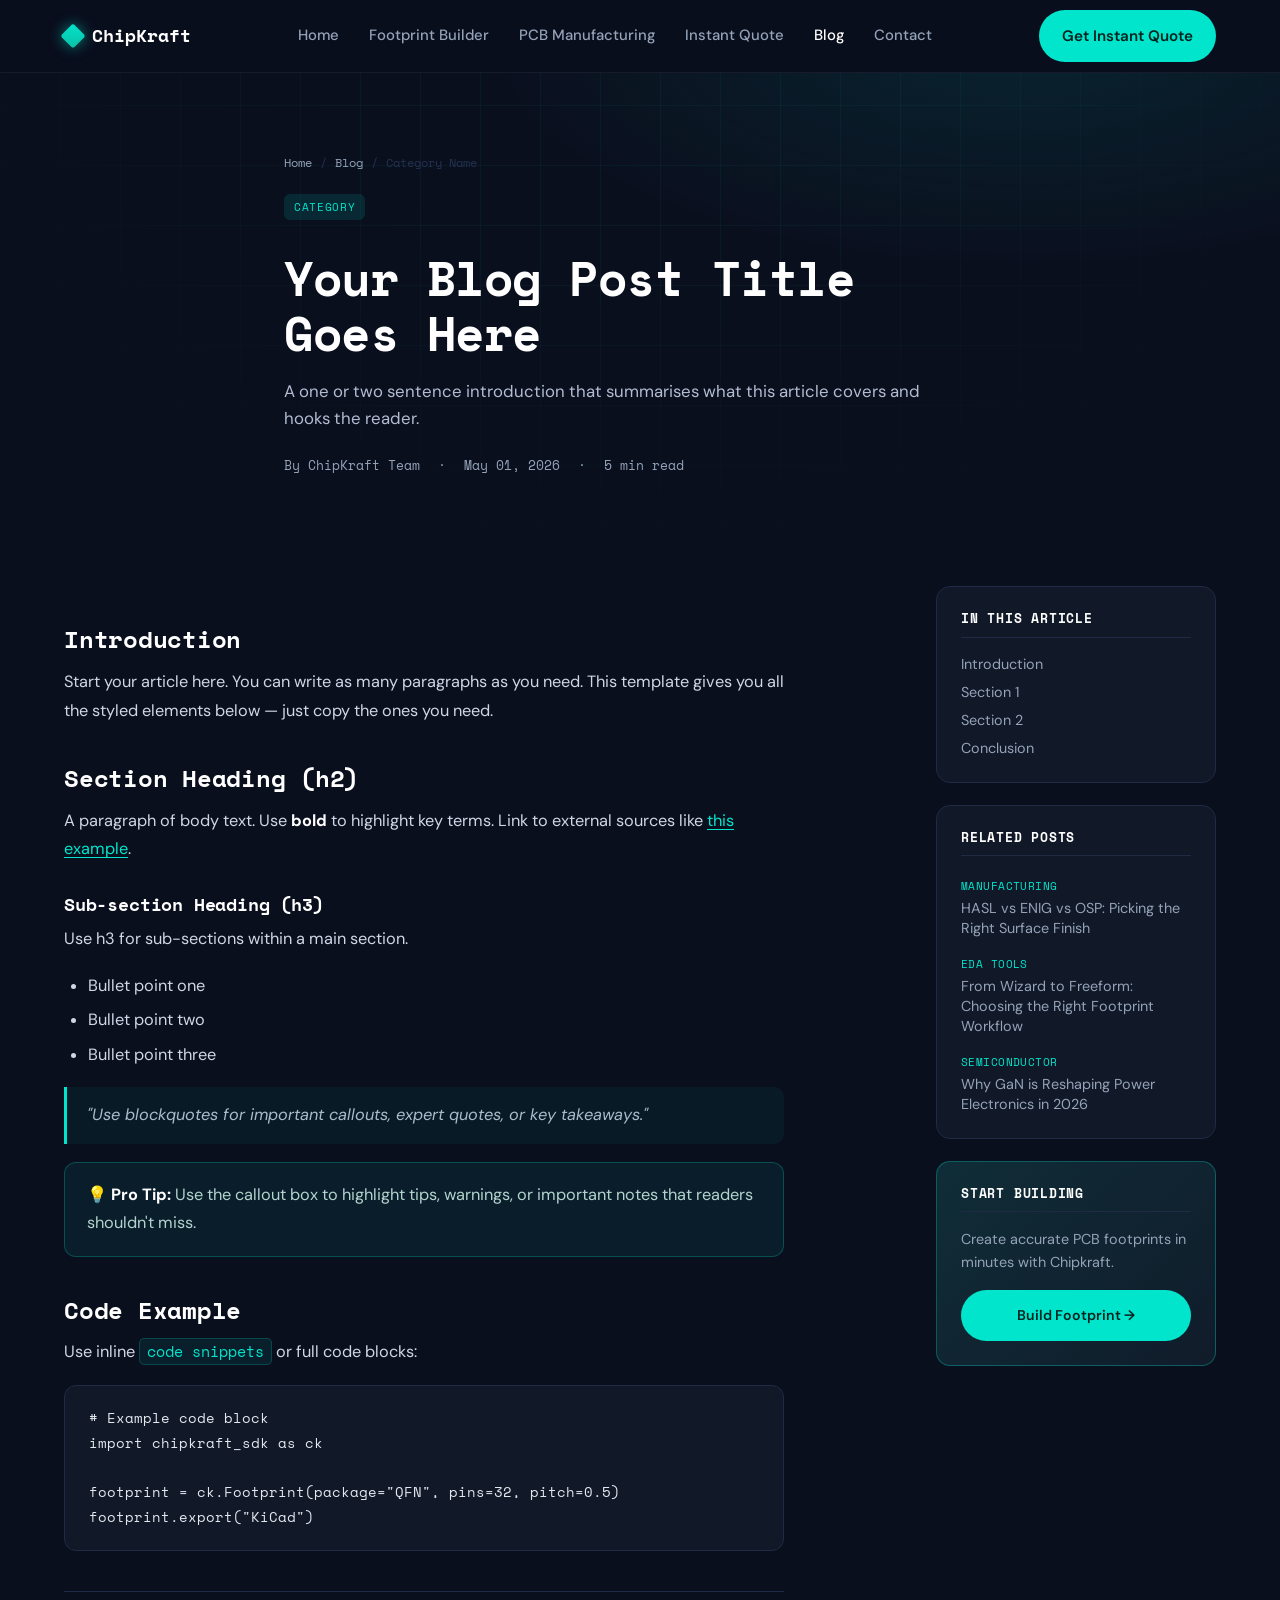
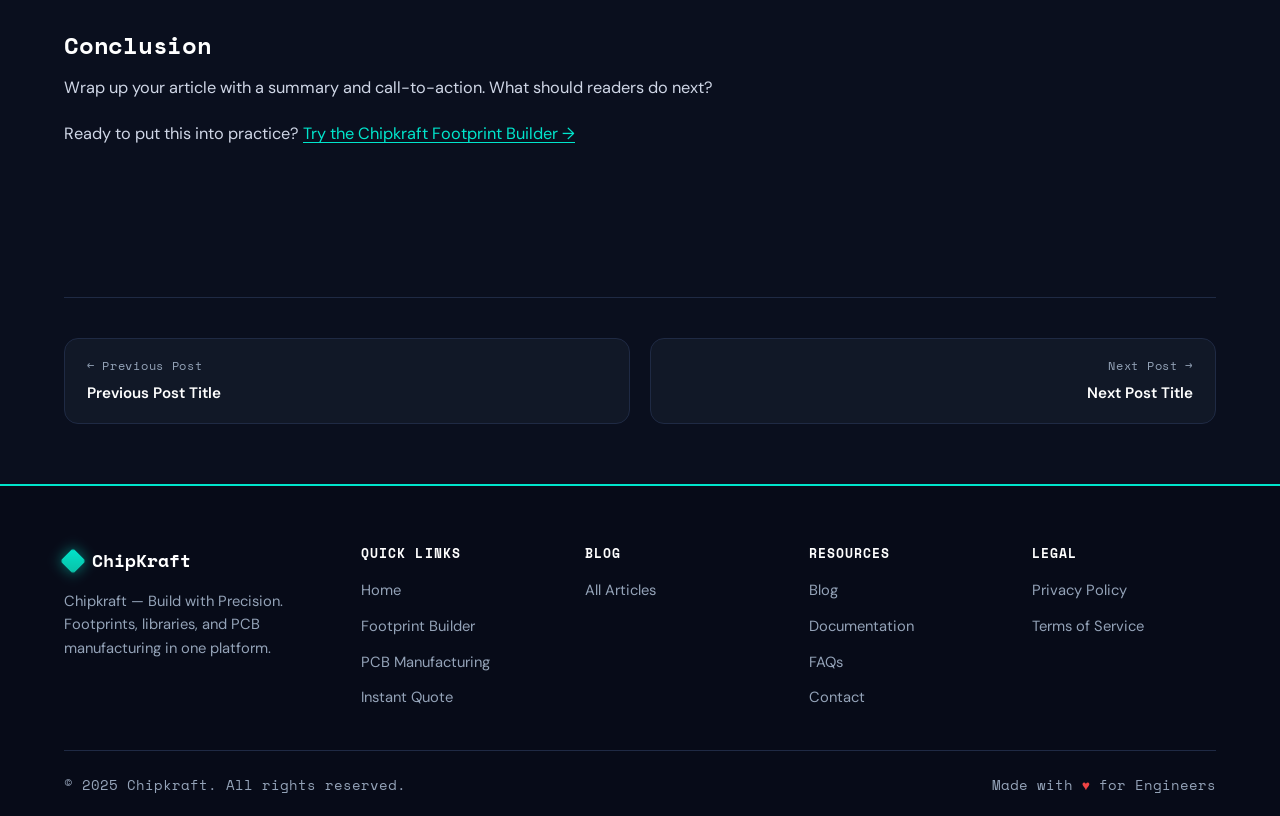
<file: blog/posts/template-post.html>
<!DOCTYPE html>
<html lang="en">
<head>
<meta charset="UTF-8"/>
<meta name="viewport" content="width=device-width,initial-scale=1"/>
<!-- ✏️ EDIT: Update title, description, and og:image for each post -->
<title>Post Title — ChipKraft Blog</title>
<meta name="description" content="A short description of this blog post for SEO (150–160 chars)."/>
<link rel="preconnect" href="https://fonts.googleapis.com"/>
<link rel="preconnect" href="https://fonts.gstatic.com" crossorigin/>
<link href="https://fonts.googleapis.com/css2?family=Space+Mono:wght@400;700&family=DM+Sans:wght@400;500;600;700&display=swap" rel="stylesheet"/>
<link rel="stylesheet" href="../../assets/shared.css"/>
<style>
/* ===== Blog Post Page Styles ===== */
.post-hero{
  padding:80px 0 50px;
  background:radial-gradient(900px 400px at 80% -10%,rgba(0,229,204,.10),transparent 60%),var(--bg);
  position:relative;overflow:hidden;
}
.post-hero::before{
  content:"";position:absolute;inset:0;pointer-events:none;
  background-image:repeating-linear-gradient(0deg,rgba(0,229,204,.05) 0 1px,transparent 1px 60px),repeating-linear-gradient(90deg,rgba(0,229,204,.05) 0 1px,transparent 1px 60px);
  mask-image:radial-gradient(ellipse at 50% 0%,#000 30%,transparent 80%);
  -webkit-mask-image:radial-gradient(ellipse at 50% 0%,#000 30%,transparent 80%);
}
.post-hero-inner{position:relative;z-index:1;max-width:760px}
.breadcrumb{font-family:var(--font-mono);font-size:.78rem;color:var(--text-muted);margin-bottom:20px;display:flex;gap:8px;align-items:center}
.breadcrumb a{color:var(--text-muted);transition:color .2s}
.breadcrumb a:hover{color:var(--accent)}
.breadcrumb span{color:var(--border-2)}
.post-hero h1{margin:14px 0 18px}
.post-hero .lead{font-size:1.05rem;color:#b3bdd1;max-width:640px}
.post-meta-bar{display:flex;flex-wrap:wrap;gap:18px;margin-top:24px;font-family:var(--font-mono);font-size:.8rem;color:var(--text-muted);align-items:center}
.post-meta-bar span{display:flex;gap:6px;align-items:center}

/* Article body */
.post-layout{display:grid;grid-template-columns:1fr 280px;gap:60px;padding:60px 0 80px;align-items:start}
.post-body{max-width:720px}
.post-body h2{font-size:1.5rem;margin:40px 0 14px;color:var(--heading)}
.post-body h3{font-size:1.15rem;margin:30px 0 10px;color:var(--heading)}
.post-body p{color:#cfd6e6;font-size:1.02rem;line-height:1.75;margin-bottom:18px}
.post-body ul,.post-body ol{color:#cfd6e6;padding-left:24px;margin-bottom:18px;line-height:1.75;font-size:1.02rem}
.post-body li{margin-bottom:6px}
.post-body strong{color:#fff}
.post-body a{color:var(--accent);text-decoration:underline;text-underline-offset:3px}
.post-body code{font-family:var(--font-mono);background:rgba(0,229,204,.08);border:1px solid rgba(0,229,204,.2);padding:2px 7px;border-radius:5px;font-size:.9em;color:var(--accent)}
.post-body pre{background:var(--surface);border:1px solid var(--border);border-radius:12px;padding:20px 24px;overflow-x:auto;margin-bottom:18px}
.post-body pre code{background:none;border:none;padding:0;color:#e2e8f0;font-size:.9rem}
.post-body blockquote{border-left:3px solid var(--accent);padding:14px 20px;background:rgba(0,229,204,.05);border-radius:0 10px 10px 0;margin-bottom:18px}
.post-body blockquote p{margin:0;color:#a8bcc9;font-style:italic}
.post-body hr{border:none;border-top:1px solid var(--border);margin:40px 0}
.post-body .callout{background:rgba(0,229,204,.07);border:1px solid rgba(0,229,204,.25);border-radius:12px;padding:18px 22px;margin-bottom:20px}
.post-body .callout p{margin:0;color:#b3d4ce}

/* Sidebar */
.post-sidebar{position:sticky;top:90px}
.sidebar-card{background:var(--surface);border:1px solid var(--border);border-radius:var(--radius);padding:24px;margin-bottom:22px}
.sidebar-card h4{font-family:var(--font-mono);font-size:.82rem;letter-spacing:.06em;text-transform:uppercase;color:#fff;margin-bottom:16px;padding-bottom:10px;border-bottom:1px solid var(--border)}
.toc-list{list-style:none;display:flex;flex-direction:column;gap:8px}
.toc-list a{color:var(--text-muted);font-size:.9rem;transition:color .2s;line-height:1.4;display:block}
.toc-list a:hover{color:var(--accent)}
.related-list{list-style:none;display:flex;flex-direction:column;gap:12px}
.related-list li a{font-size:.9rem;color:var(--text-muted);transition:color .2s;line-height:1.4;display:block}
.related-list li a:hover{color:var(--accent)}
.related-list .rel-cat{font-family:var(--font-mono);font-size:.68rem;color:var(--accent);letter-spacing:.04em}

/* Post footer nav */
.post-nav{display:grid;grid-template-columns:1fr 1fr;gap:20px;margin-top:50px;padding-top:40px;border-top:1px solid var(--border)}
.post-nav-item{background:var(--surface);border:1px solid var(--border);border-radius:var(--radius);padding:18px 22px;transition:border-color .2s,transform .2s}
.post-nav-item:hover{border-color:rgba(0,229,204,.35);transform:translateY(-2px)}
.post-nav-item .dir{font-family:var(--font-mono);font-size:.72rem;letter-spacing:.06em;color:var(--text-muted);margin-bottom:6px}
.post-nav-item .nav-title{color:#fff;font-size:.95rem;font-weight:600}
.post-nav-item.next{text-align:right}

@media(max-width:900px){
  .post-layout{grid-template-columns:1fr}
  .post-sidebar{position:static}
}
@media(max-width:600px){
  .post-nav{grid-template-columns:1fr}
}
</style>
</head>
<body>

<!-- NAV -->
<header class="nav" id="nav">
  <div class="container nav-inner">
    <a class="logo" href="../../index.html"><span class="diamond"></span> ChipKraft</a>
    <nav class="nav-links">
      <a href="../../index.html">Home</a>
      <a href="../../index.html#builder">Footprint Builder</a>
      <a href="../../index.html#manufacturing">PCB Manufacturing</a>
      <a href="../../index.html#quote">Instant Quote</a>
      <a href="../index.html" class="active">Blog</a>
      <a href="../../index.html#contact">Contact</a>
    </nav>
    <div class="nav-cta">
      <a href="../../index.html#quote" class="btn btn-primary">Get Instant Quote</a>
      <button class="hamburger" id="hamburger" aria-label="Menu"><span></span></button>
    </div>
  </div>
</header>

<!-- POST HERO -->
<section class="post-hero">
  <div class="container post-hero-inner">
    <div class="breadcrumb">
      <a href="../../index.html">Home</a><span>/</span>
      <a href="../index.html">Blog</a><span>/</span>
      <!-- ✏️ EDIT: Update category below -->
      <span>Category Name</span>
    </div>
    <!-- ✏️ EDIT: Update category badge -->
    <span class="cat-badge">Category</span>
    <!-- ✏️ EDIT: Your post title -->
    <h1>Your Blog Post Title Goes Here</h1>
    <!-- ✏️ EDIT: Short subtitle/intro sentence -->
    <p class="lead">A one or two sentence introduction that summarises what this article covers and hooks the reader.</p>
    <div class="post-meta-bar">
      <!-- ✏️ EDIT: Author, date, read time -->
      <span>By ChipKraft Team</span>
      <span>·</span>
      <span>May 01, 2026</span>
      <span>·</span>
      <span>5 min read</span>
    </div>
  </div>
</section>

<!-- POST LAYOUT -->
<div class="container">
  <div class="post-layout">

    <!-- ===== ARTICLE BODY ===== -->
    <article class="post-body">

      <!-- ✏️ EDIT: Write your article content below using h2/h3/p/ul/blockquote etc. -->

      <h2>Introduction</h2>
      <p>Start your article here. You can write as many paragraphs as you need. This template gives you all the styled elements below — just copy the ones you need.</p>

      <h2>Section Heading (h2)</h2>
      <p>A paragraph of body text. Use <strong>bold</strong> to highlight key terms. Link to external sources like <a href="#">this example</a>.</p>

      <h3>Sub-section Heading (h3)</h3>
      <p>Use h3 for sub-sections within a main section.</p>

      <ul>
        <li>Bullet point one</li>
        <li>Bullet point two</li>
        <li>Bullet point three</li>
      </ul>

      <blockquote>
        <p>"Use blockquotes for important callouts, expert quotes, or key takeaways."</p>
      </blockquote>

      <div class="callout">
        <p>💡 <strong>Pro Tip:</strong> Use the callout box to highlight tips, warnings, or important notes that readers shouldn't miss.</p>
      </div>

      <h2>Code Example</h2>
      <p>Use inline <code>code snippets</code> or full code blocks:</p>
      <pre><code># Example code block
import chipkraft_sdk as ck

footprint = ck.Footprint(package="QFN", pins=32, pitch=0.5)
footprint.export("KiCad")</code></pre>

      <hr>

      <h2>Conclusion</h2>
      <p>Wrap up your article with a summary and call-to-action. What should readers do next?</p>
      <p>Ready to put this into practice? <a href="../../index.html#builder">Try the Chipkraft Footprint Builder →</a></p>

    </article>
    <!-- ===== END ARTICLE BODY ===== -->

    <!-- SIDEBAR -->
    <aside class="post-sidebar">
      <!-- Table of Contents — update links to match your h2 IDs -->
      <div class="sidebar-card">
        <h4>In This Article</h4>
        <ul class="toc-list">
          <li><a href="#introduction">Introduction</a></li>
          <li><a href="#section-1">Section 1</a></li>
          <li><a href="#section-2">Section 2</a></li>
          <li><a href="#conclusion">Conclusion</a></li>
        </ul>
      </div>

      <!-- Related Posts — update links -->
      <div class="sidebar-card">
        <h4>Related Posts</h4>
        <ul class="related-list">
          <li>
            <span class="rel-cat">MANUFACTURING</span>
            <a href="surface-finish-guide.html">HASL vs ENIG vs OSP: Picking the Right Surface Finish</a>
          </li>
          <li>
            <span class="rel-cat">EDA TOOLS</span>
            <a href="wizard-vs-freeform.html">From Wizard to Freeform: Choosing the Right Footprint Workflow</a>
          </li>
          <li>
            <span class="rel-cat">SEMICONDUCTOR</span>
            <a href="gan-power-electronics.html">Why GaN is Reshaping Power Electronics in 2026</a>
          </li>
        </ul>
      </div>

      <!-- CTA -->
      <div class="sidebar-card" style="background:linear-gradient(135deg,rgba(0,229,204,.1),rgba(0,229,204,.02)),var(--surface);border-color:rgba(0,229,204,.3)">
        <h4>Start Building</h4>
        <p style="font-size:.9rem;margin-bottom:16px">Create accurate PCB footprints in minutes with Chipkraft.</p>
        <a href="../../index.html#builder" class="btn btn-primary" style="width:100%;justify-content:center;font-size:.88rem">Build Footprint →</a>
      </div>
    </aside>

  </div><!-- /post-layout -->

  <!-- Prev / Next Post Navigation -->
  <div class="post-nav">
    <a href="#" class="post-nav-item prev">
      <div class="dir">← Previous Post</div>
      <div class="nav-title">Previous Post Title</div>
    </a>
    <a href="#" class="post-nav-item next">
      <div class="dir">Next Post →</div>
      <div class="nav-title">Next Post Title</div>
    </a>
  </div>

</div>

<!-- FOOTER -->
<footer>
  <div class="container">
    <div class="footer-grid">
      <div class="footer-brand">
        <a class="logo" href="../../index.html"><span class="diamond"></span> ChipKraft</a>
        <p>Chipkraft — Build with Precision. Footprints, libraries, and PCB manufacturing in one platform.</p>
      </div>
      <div class="footer-col">
        <h4>Quick Links</h4>
        <ul><li><a href="../../index.html">Home</a></li><li><a href="../../index.html#builder">Footprint Builder</a></li><li><a href="../../index.html#manufacturing">PCB Manufacturing</a></li><li><a href="../../index.html#quote">Instant Quote</a></li></ul>
      </div>
      <div class="footer-col">
        <h4>Blog</h4>
        <ul><li><a href="../index.html">All Articles</a></li></ul>
      </div>
      <div class="footer-col">
        <h4>Resources</h4>
        <ul><li><a href="../index.html">Blog</a></li><li><a href="#">Documentation</a></li><li><a href="#">FAQs</a></li><li><a href="../../index.html#contact">Contact</a></li></ul>
      </div>
      <div class="footer-col">
        <h4>Legal</h4>
        <ul><li><a href="#">Privacy Policy</a></li><li><a href="#">Terms of Service</a></li></ul>
      </div>
    </div>
    <div class="footer-bottom">
      <span>© 2025 Chipkraft. All rights reserved.</span>
      <span>Made with <span class="heart">♥</span> for Engineers</span>
    </div>
  </div>
</footer>

<script>
const nav = document.getElementById('nav');
document.getElementById('hamburger').addEventListener('click', () => nav.classList.toggle('open'));
document.querySelectorAll('.nav-links a').forEach(a => a.addEventListener('click', () => nav.classList.remove('open')));
</script>
</body>
</html>
</file>
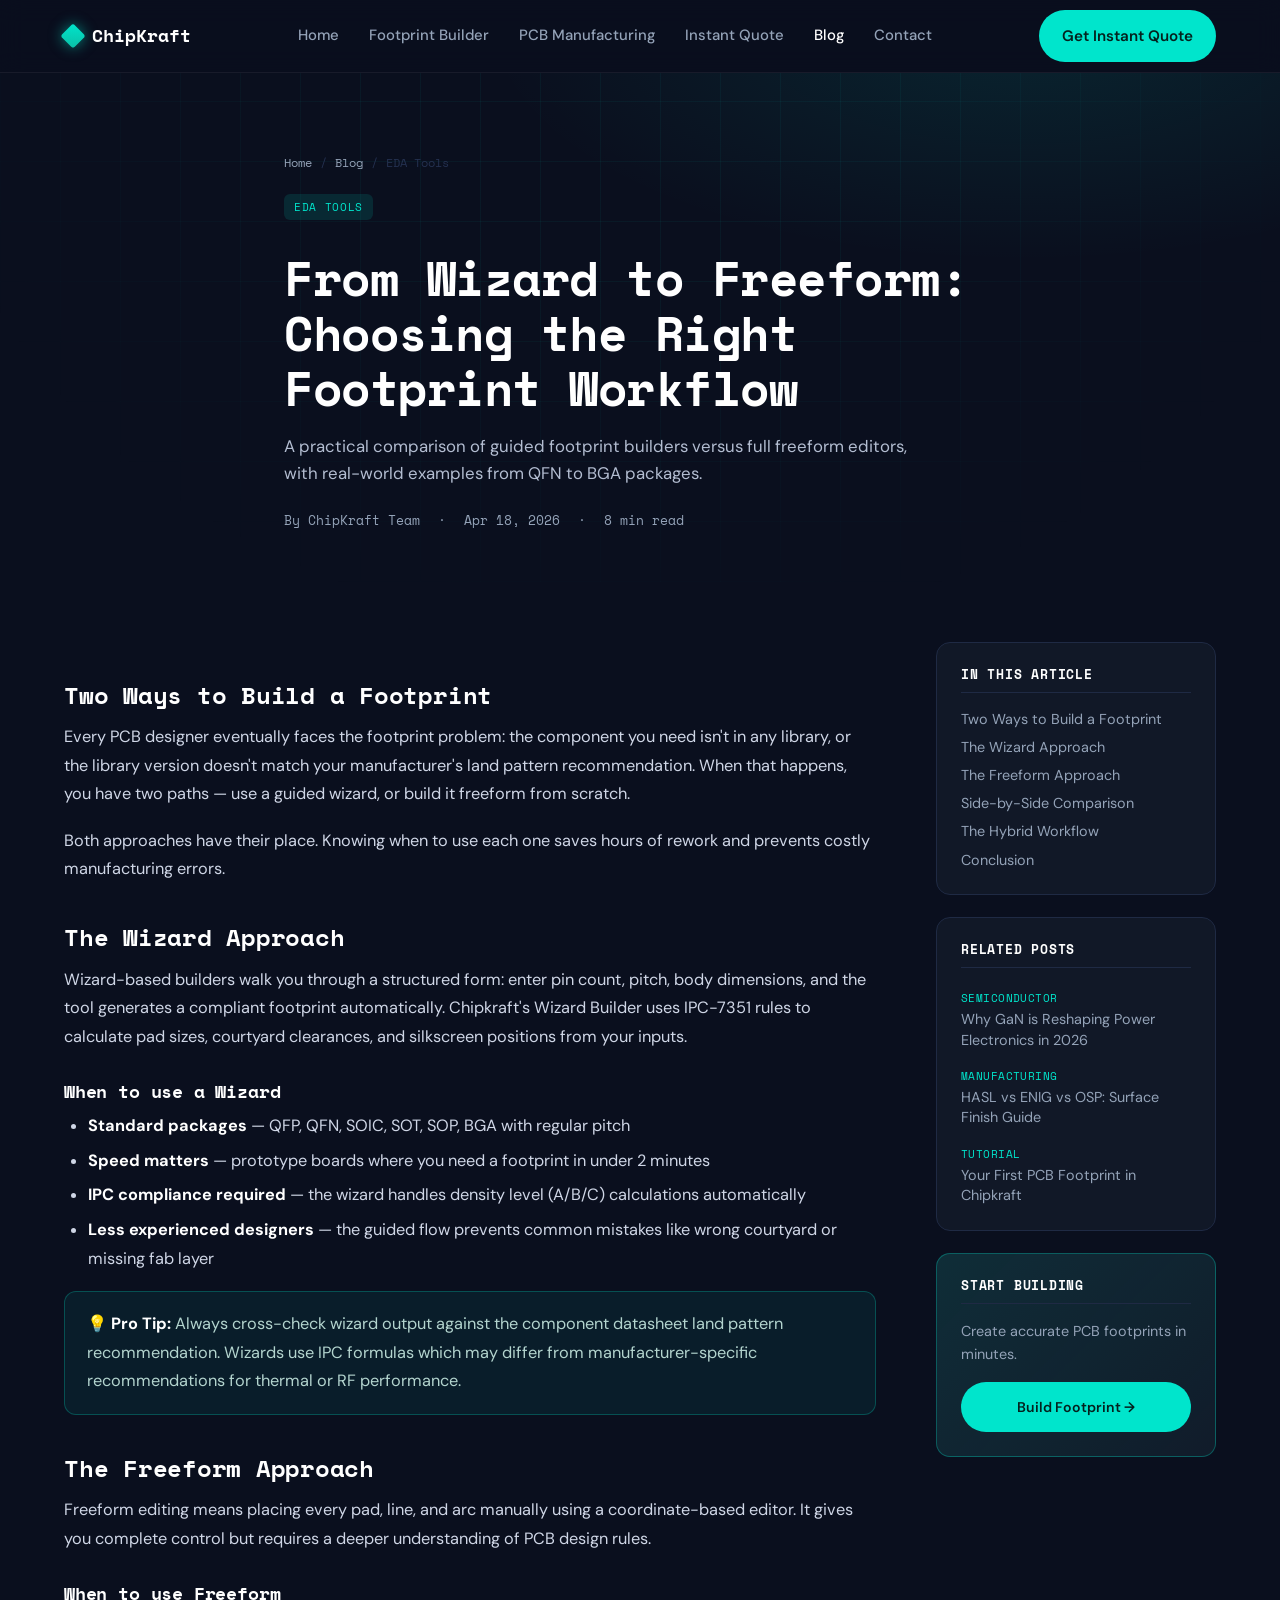
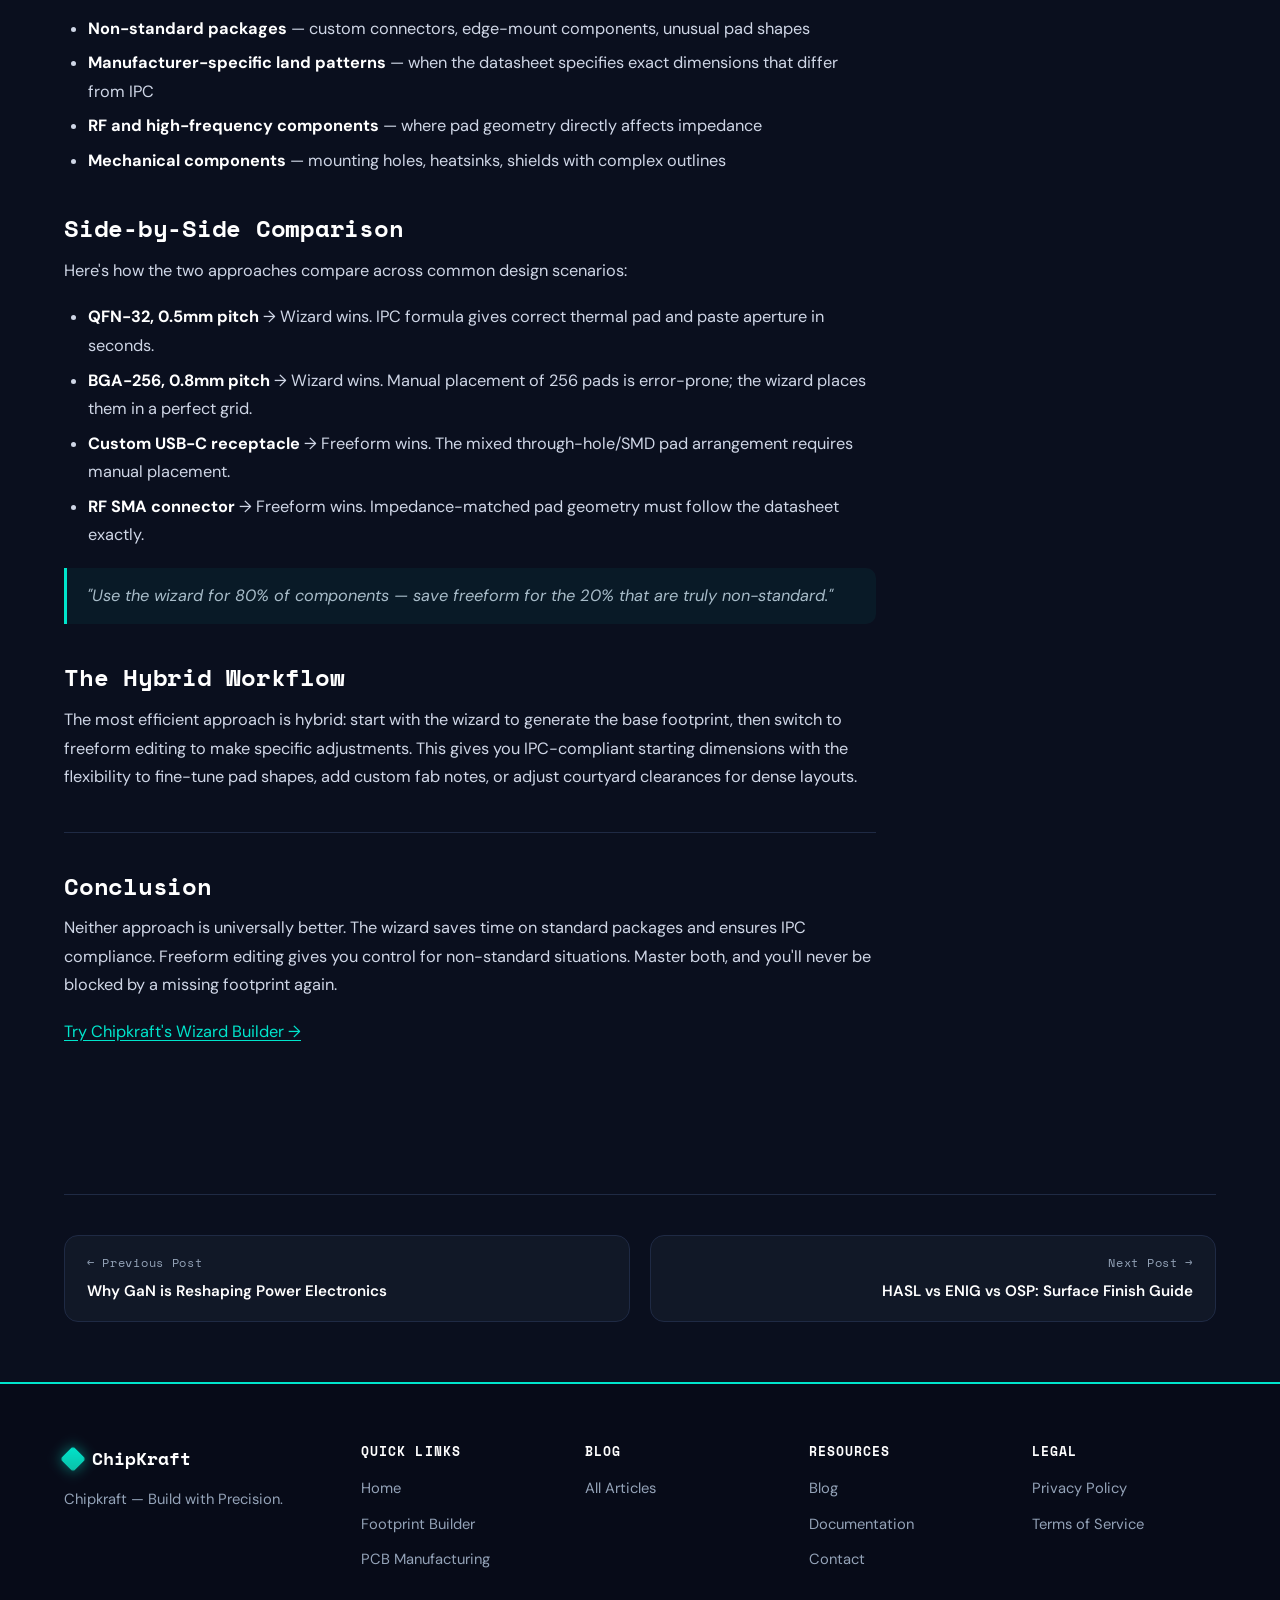
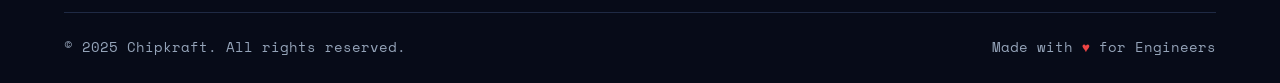
<file: blog/posts/wizard-vs-freeform.html>
<!DOCTYPE html>
<html lang="en">
<head>
<meta charset="UTF-8"/>
<meta name="viewport" content="width=device-width,initial-scale=1"/>
<title>From Wizard to Freeform: Choosing the Right Footprint Workflow — ChipKraft Blog</title>
<meta name="description" content="A practical comparison of guided footprint builders versus full freeform editors, with real-world examples from QFN to BGA packages."/>
<link rel="preconnect" href="https://fonts.googleapis.com"/>
<link rel="preconnect" href="https://fonts.gstatic.com" crossorigin/>
<link href="https://fonts.googleapis.com/css2?family=Space+Mono:wght@400;700&family=DM+Sans:wght@400;500;600;700&display=swap" rel="stylesheet"/>
<link rel="stylesheet" href="../../assets/shared.css"/>
<style>
.post-hero{padding:80px 0 50px;background:radial-gradient(900px 400px at 80% -10%,rgba(0,229,204,.10),transparent 60%),var(--bg);position:relative;overflow:hidden;}
.post-hero::before{content:"";position:absolute;inset:0;pointer-events:none;background-image:repeating-linear-gradient(0deg,rgba(0,229,204,.05) 0 1px,transparent 1px 60px),repeating-linear-gradient(90deg,rgba(0,229,204,.05) 0 1px,transparent 1px 60px);mask-image:radial-gradient(ellipse at 50% 0%,#000 30%,transparent 80%);-webkit-mask-image:radial-gradient(ellipse at 50% 0%,#000 30%,transparent 80%);}
.post-hero-inner{position:relative;z-index:1;max-width:760px}
.breadcrumb{font-family:var(--font-mono);font-size:.78rem;color:var(--text-muted);margin-bottom:20px;display:flex;gap:8px;align-items:center}
.breadcrumb a{color:var(--text-muted);transition:color .2s}.breadcrumb a:hover{color:var(--accent)}.breadcrumb span{color:var(--border-2)}
.post-hero h1{margin:14px 0 18px}
.post-hero .lead{font-size:1.05rem;color:#b3bdd1;max-width:640px}
.post-meta-bar{display:flex;flex-wrap:wrap;gap:18px;margin-top:24px;font-family:var(--font-mono);font-size:.8rem;color:var(--text-muted);align-items:center}
.post-layout{display:grid;grid-template-columns:1fr 280px;gap:60px;padding:60px 0 80px;align-items:start}
.post-body h2{font-size:1.5rem;margin:40px 0 14px;color:var(--heading)}
.post-body h3{font-size:1.15rem;margin:30px 0 10px;color:var(--heading)}
.post-body p{color:#cfd6e6;font-size:1.02rem;line-height:1.75;margin-bottom:18px}
.post-body ul,.post-body ol{color:#cfd6e6;padding-left:24px;margin-bottom:18px;line-height:1.75;font-size:1.02rem}
.post-body li{margin-bottom:6px}
.post-body strong{color:#fff}
.post-body a{color:var(--accent);text-decoration:underline;text-underline-offset:3px}
.post-body code{font-family:var(--font-mono);background:rgba(0,229,204,.08);border:1px solid rgba(0,229,204,.2);padding:2px 7px;border-radius:5px;font-size:.9em;color:var(--accent)}
.post-body blockquote{border-left:3px solid var(--accent);padding:14px 20px;background:rgba(0,229,204,.05);border-radius:0 10px 10px 0;margin-bottom:18px}
.post-body blockquote p{margin:0;color:#a8bcc9;font-style:italic}
.post-body hr{border:none;border-top:1px solid var(--border);margin:40px 0}
.post-body .callout{background:rgba(0,229,204,.07);border:1px solid rgba(0,229,204,.25);border-radius:12px;padding:18px 22px;margin-bottom:20px}
.post-body .callout p{margin:0;color:#b3d4ce}
.post-sidebar{position:sticky;top:90px}
.sidebar-card{background:var(--surface);border:1px solid var(--border);border-radius:var(--radius);padding:24px;margin-bottom:22px}
.sidebar-card h4{font-family:var(--font-mono);font-size:.82rem;letter-spacing:.06em;text-transform:uppercase;color:#fff;margin-bottom:16px;padding-bottom:10px;border-bottom:1px solid var(--border)}
.toc-list{list-style:none;display:flex;flex-direction:column;gap:8px}
.toc-list a{color:var(--text-muted);font-size:.9rem;transition:color .2s;line-height:1.4;display:block}.toc-list a:hover{color:var(--accent)}
.related-list{list-style:none;display:flex;flex-direction:column;gap:12px}
.related-list li a{font-size:.9rem;color:var(--text-muted);transition:color .2s;line-height:1.4;display:block}.related-list li a:hover{color:var(--accent)}
.related-list .rel-cat{font-family:var(--font-mono);font-size:.68rem;color:var(--accent);letter-spacing:.04em}
.post-nav{display:grid;grid-template-columns:1fr 1fr;gap:20px;margin-top:50px;padding-top:40px;border-top:1px solid var(--border)}
.post-nav-item{background:var(--surface);border:1px solid var(--border);border-radius:var(--radius);padding:18px 22px;transition:border-color .2s,transform .2s}.post-nav-item:hover{border-color:rgba(0,229,204,.35);transform:translateY(-2px)}
.post-nav-item .dir{font-family:var(--font-mono);font-size:.72rem;letter-spacing:.06em;color:var(--text-muted);margin-bottom:6px}
.post-nav-item .nav-title{color:#fff;font-size:.95rem;font-weight:600}
.post-nav-item.next{text-align:right}
@media(max-width:900px){.post-layout{grid-template-columns:1fr}.post-sidebar{position:static}}
@media(max-width:600px){.post-nav{grid-template-columns:1fr}}
</style>
</head>
<body>
<header class="nav" id="nav">
  <div class="container nav-inner">
    <a class="logo" href="../../index.html"><span class="diamond"></span> ChipKraft</a>
    <nav class="nav-links">
      <a href="../../index.html">Home</a>
      <a href="../../index.html#builder">Footprint Builder</a>
      <a href="../../index.html#manufacturing">PCB Manufacturing</a>
      <a href="../../index.html#quote">Instant Quote</a>
      <a href="../index.html" class="active">Blog</a>
      <a href="../../index.html#contact">Contact</a>
    </nav>
    <div class="nav-cta">
      <a href="../../index.html#quote" class="btn btn-primary">Get Instant Quote</a>
      <button class="hamburger" id="hamburger" aria-label="Menu"><span></span></button>
    </div>
  </div>
</header>

<section class="post-hero">
  <div class="container post-hero-inner">
    <div class="breadcrumb"><a href="../../index.html">Home</a><span>/</span><a href="../index.html">Blog</a><span>/</span><span>EDA Tools</span></div>
    <span class="cat-badge">EDA Tools</span>
    <h1>From Wizard to Freeform: Choosing the Right Footprint Workflow</h1>
    <p class="lead">A practical comparison of guided footprint builders versus full freeform editors, with real-world examples from QFN to BGA packages.</p>
    <div class="post-meta-bar"><span>By ChipKraft Team</span><span>·</span><span>Apr 18, 2026</span><span>·</span><span>8 min read</span></div>
  </div>
</section>

<div class="container">
  <div class="post-layout">
    <article class="post-body">

      <h2 id="intro">Two Ways to Build a Footprint</h2>
      <p>Every PCB designer eventually faces the footprint problem: the component you need isn't in any library, or the library version doesn't match your manufacturer's land pattern recommendation. When that happens, you have two paths — use a guided wizard, or build it freeform from scratch.</p>
      <p>Both approaches have their place. Knowing when to use each one saves hours of rework and prevents costly manufacturing errors.</p>

      <h2 id="wizard">The Wizard Approach</h2>
      <p>Wizard-based builders walk you through a structured form: enter pin count, pitch, body dimensions, and the tool generates a compliant footprint automatically. Chipkraft's Wizard Builder uses IPC-7351 rules to calculate pad sizes, courtyard clearances, and silkscreen positions from your inputs.</p>

      <h3>When to use a Wizard</h3>
      <ul>
        <li><strong>Standard packages</strong> — QFP, QFN, SOIC, SOT, SOP, BGA with regular pitch</li>
        <li><strong>Speed matters</strong> — prototype boards where you need a footprint in under 2 minutes</li>
        <li><strong>IPC compliance required</strong> — the wizard handles density level (A/B/C) calculations automatically</li>
        <li><strong>Less experienced designers</strong> — the guided flow prevents common mistakes like wrong courtyard or missing fab layer</li>
      </ul>

      <div class="callout">
        <p>💡 <strong>Pro Tip:</strong> Always cross-check wizard output against the component datasheet land pattern recommendation. Wizards use IPC formulas which may differ from manufacturer-specific recommendations for thermal or RF performance.</p>
      </div>

      <h2 id="freeform">The Freeform Approach</h2>
      <p>Freeform editing means placing every pad, line, and arc manually using a coordinate-based editor. It gives you complete control but requires a deeper understanding of PCB design rules.</p>

      <h3>When to use Freeform</h3>
      <ul>
        <li><strong>Non-standard packages</strong> — custom connectors, edge-mount components, unusual pad shapes</li>
        <li><strong>Manufacturer-specific land patterns</strong> — when the datasheet specifies exact dimensions that differ from IPC</li>
        <li><strong>RF and high-frequency components</strong> — where pad geometry directly affects impedance</li>
        <li><strong>Mechanical components</strong> — mounting holes, heatsinks, shields with complex outlines</li>
      </ul>

      <h2 id="comparison">Side-by-Side Comparison</h2>
      <p>Here's how the two approaches compare across common design scenarios:</p>
      <ul>
        <li><strong>QFN-32, 0.5mm pitch</strong> → Wizard wins. IPC formula gives correct thermal pad and paste aperture in seconds.</li>
        <li><strong>BGA-256, 0.8mm pitch</strong> → Wizard wins. Manual placement of 256 pads is error-prone; the wizard places them in a perfect grid.</li>
        <li><strong>Custom USB-C receptacle</strong> → Freeform wins. The mixed through-hole/SMD pad arrangement requires manual placement.</li>
        <li><strong>RF SMA connector</strong> → Freeform wins. Impedance-matched pad geometry must follow the datasheet exactly.</li>
      </ul>

      <blockquote>
        <p>"Use the wizard for 80% of components — save freeform for the 20% that are truly non-standard."</p>
      </blockquote>

      <h2 id="hybrid">The Hybrid Workflow</h2>
      <p>The most efficient approach is hybrid: start with the wizard to generate the base footprint, then switch to freeform editing to make specific adjustments. This gives you IPC-compliant starting dimensions with the flexibility to fine-tune pad shapes, add custom fab notes, or adjust courtyard clearances for dense layouts.</p>

      <hr>

      <h2 id="conclusion">Conclusion</h2>
      <p>Neither approach is universally better. The wizard saves time on standard packages and ensures IPC compliance. Freeform editing gives you control for non-standard situations. Master both, and you'll never be blocked by a missing footprint again.</p>
      <p><a href="../../index.html#builder">Try Chipkraft's Wizard Builder →</a></p>

    </article>

    <aside class="post-sidebar">
      <div class="sidebar-card">
        <h4>In This Article</h4>
        <ul class="toc-list">
          <li><a href="#intro">Two Ways to Build a Footprint</a></li>
          <li><a href="#wizard">The Wizard Approach</a></li>
          <li><a href="#freeform">The Freeform Approach</a></li>
          <li><a href="#comparison">Side-by-Side Comparison</a></li>
          <li><a href="#hybrid">The Hybrid Workflow</a></li>
          <li><a href="#conclusion">Conclusion</a></li>
        </ul>
      </div>
      <div class="sidebar-card">
        <h4>Related Posts</h4>
        <ul class="related-list">
          <li><span class="rel-cat">SEMICONDUCTOR</span><a href="gan-power-electronics.html">Why GaN is Reshaping Power Electronics in 2026</a></li>
          <li><span class="rel-cat">MANUFACTURING</span><a href="surface-finish-guide.html">HASL vs ENIG vs OSP: Surface Finish Guide</a></li>
          <li><span class="rel-cat">TUTORIAL</span><a href="first-footprint-tutorial.html">Your First PCB Footprint in Chipkraft</a></li>
        </ul>
      </div>
      <div class="sidebar-card" style="background:linear-gradient(135deg,rgba(0,229,204,.1),rgba(0,229,204,.02)),var(--surface);border-color:rgba(0,229,204,.3)">
        <h4>Start Building</h4>
        <p style="font-size:.9rem;margin-bottom:16px">Create accurate PCB footprints in minutes.</p>
        <a href="../../index.html#builder" class="btn btn-primary" style="width:100%;justify-content:center;font-size:.88rem">Build Footprint →</a>
      </div>
    </aside>
  </div>

  <div class="post-nav">
    <a href="gan-power-electronics.html" class="post-nav-item prev"><div class="dir">← Previous Post</div><div class="nav-title">Why GaN is Reshaping Power Electronics</div></a>
    <a href="surface-finish-guide.html" class="post-nav-item next"><div class="dir">Next Post →</div><div class="nav-title">HASL vs ENIG vs OSP: Surface Finish Guide</div></a>
  </div>
</div>

<footer>
  <div class="container">
    <div class="footer-grid">
      <div class="footer-brand"><a class="logo" href="../../index.html"><span class="diamond"></span> ChipKraft</a><p>Chipkraft — Build with Precision.</p></div>
      <div class="footer-col"><h4>Quick Links</h4><ul><li><a href="../../index.html">Home</a></li><li><a href="../../index.html#builder">Footprint Builder</a></li><li><a href="../../index.html#manufacturing">PCB Manufacturing</a></li></ul></div>
      <div class="footer-col"><h4>Blog</h4><ul><li><a href="../index.html">All Articles</a></li></ul></div>
      <div class="footer-col"><h4>Resources</h4><ul><li><a href="../index.html">Blog</a></li><li><a href="#">Documentation</a></li><li><a href="../../index.html#contact">Contact</a></li></ul></div>
      <div class="footer-col"><h4>Legal</h4><ul><li><a href="#">Privacy Policy</a></li><li><a href="#">Terms of Service</a></li></ul></div>
    </div>
    <div class="footer-bottom"><span>© 2025 Chipkraft. All rights reserved.</span><span>Made with <span class="heart">♥</span> for Engineers</span></div>
  </div>
</footer>
<script>
const nav = document.getElementById('nav');
document.getElementById('hamburger').addEventListener('click', () => nav.classList.toggle('open'));
document.querySelectorAll('.nav-links a').forEach(a => a.addEventListener('click', () => nav.classList.remove('open')));
</script>
</body>
</html>
</file>
<file: assets/shared.css>
/* ===== ChipKraft Shared Styles ===== */
:root{
  --bg:#0A0F1E;--bg-2:#0E1426;--surface:#111827;--surface-2:#151d33;
  --border:#1f2a44;--border-2:#243150;--text:#E8EDF5;--text-muted:#94a3b8;
  --heading:#ffffff;--accent:#00E5CC;--accent-2:#00b8a5;--amber:#F59E0B;
  --danger:#ef4444;--radius:14px;--radius-sm:10px;--maxw:1200px;
  --font-mono:'Space Mono',ui-monospace,SFMono-Regular,Menlo,monospace;
  --font-sans:'DM Sans',system-ui,-apple-system,Segoe UI,Roboto,sans-serif;
}
*{box-sizing:border-box;margin:0;padding:0}
html{scroll-behavior:smooth;-webkit-text-size-adjust:100%}
body{font-family:var(--font-sans);background:var(--bg);color:var(--text);line-height:1.6;overflow-x:hidden;-webkit-font-smoothing:antialiased;}
img,svg{display:block;max-width:100%}
a{color:inherit;text-decoration:none}
button{font-family:inherit;cursor:pointer;border:none;background:none;color:inherit}
h1,h2,h3,h4{font-family:var(--font-mono);color:var(--heading);letter-spacing:-.01em;line-height:1.15}
h1{font-size:clamp(1.8rem,4vw,3rem);font-weight:700}
h2{font-size:clamp(1.4rem,2.6vw,2.1rem);font-weight:700}
h3{font-size:1.1rem;font-weight:700}
p{color:var(--text-muted)}
.container{max-width:var(--maxw);margin:0 auto;padding:0 24px}

/* Buttons */
.btn{display:inline-flex;align-items:center;gap:8px;padding:13px 22px;border-radius:999px;font-weight:600;font-size:.95rem;transition:all .25s ease;white-space:nowrap;border:1px solid transparent;}
.btn .arrow{transition:transform .25s ease}
.btn:hover .arrow{transform:translateX(4px)}
.btn-primary{background:var(--accent);color:#04221e;}
.btn-primary:hover{background:#1ff0d8;box-shadow:0 0 30px rgba(0,229,204,.55),0 0 0 4px rgba(0,229,204,.15);transform:translateY(-1px);}
.btn-ghost{background:transparent;color:var(--accent);border:1px solid rgba(0,229,204,.45);}
.btn-ghost:hover{background:rgba(0,229,204,.08);border-color:var(--accent);box-shadow:0 0 22px rgba(0,229,204,.25);}

/* Navbar */
.nav{position:sticky;top:0;z-index:1000;backdrop-filter:blur(12px);-webkit-backdrop-filter:blur(12px);background:rgba(10,15,30,.72);border-bottom:1px solid rgba(255,255,255,.06);}
.nav-inner{display:flex;align-items:center;justify-content:space-between;height:72px}
.logo{display:flex;align-items:center;gap:10px;font-family:var(--font-mono);font-weight:700;color:#fff;font-size:1.15rem}
.logo .diamond{width:18px;height:18px;display:inline-block;transform:rotate(45deg);background:linear-gradient(135deg,var(--accent),#0bbfa6);border-radius:3px;box-shadow:0 0 14px rgba(0,229,204,.55);}
.nav-links{display:flex;align-items:center;gap:30px}
.nav-links a{color:var(--text-muted);font-size:.93rem;font-weight:500;transition:color .2s}
.nav-links a:hover,.nav-links a.active{color:#fff}
.nav-cta{display:flex;align-items:center;gap:14px}
.hamburger{display:none;width:42px;height:42px;border:1px solid var(--border);border-radius:10px;align-items:center;justify-content:center}
.hamburger span{width:18px;height:2px;background:#fff;position:relative;display:block}
.hamburger span::before,.hamburger span::after{content:"";position:absolute;width:18px;height:2px;background:#fff;left:0;transition:transform .25s}
.hamburger span::before{top:-6px}
.hamburger span::after{top:6px}
.nav.open .hamburger span{background:transparent}
.nav.open .hamburger span::before{transform:translateY(6px) rotate(45deg)}
.nav.open .hamburger span::after{transform:translateY(-6px) rotate(-45deg)}

/* Footer */
footer{background:#070b18;border-top:2px solid var(--accent);padding:60px 0 24px;margin-top:60px}
.footer-grid{display:grid;grid-template-columns:1.4fr repeat(4,1fr);gap:40px;margin-bottom:40px}
.footer-brand p{font-size:.92rem;margin-top:14px;max-width:280px}
.footer-col h4{font-family:var(--font-mono);color:#fff;font-size:.82rem;letter-spacing:.08em;text-transform:uppercase;margin-bottom:16px}
.footer-col ul{list-style:none;display:flex;flex-direction:column;gap:10px}
.footer-col a{color:var(--text-muted);font-size:.92rem;transition:color .2s}
.footer-col a:hover{color:var(--accent)}
.footer-bottom{display:flex;justify-content:space-between;align-items:center;padding-top:24px;border-top:1px solid var(--border);font-size:.85rem;color:var(--text-muted);font-family:var(--font-mono)}
.footer-bottom .heart{color:#ef4444}
.cat-badge{display:inline-block;font-family:var(--font-mono);font-size:.7rem;letter-spacing:.06em;padding:4px 10px;border-radius:6px;background:rgba(0,229,204,.12);color:var(--accent);margin-bottom:16px;align-self:flex-start;text-transform:uppercase;}
.reveal{opacity:0;transform:translateY(20px);transition:opacity .7s ease,transform .7s ease}
.reveal.visible{opacity:1;transform:none}

@media(max-width:760px){
  .nav-links,.nav-cta .btn{display:none}
  .hamburger{display:flex}
  .nav.open .nav-links{display:flex;flex-direction:column;gap:16px;position:absolute;top:72px;left:0;right:0;background:rgba(10,15,30,.96);backdrop-filter:blur(12px);padding:24px;border-bottom:1px solid var(--border);}
  .nav.open .nav-cta .btn{display:inline-flex;margin-top:6px}
  .footer-grid{grid-template-columns:1fr 1fr}
  .footer-bottom{flex-direction:column;gap:10px;text-align:center}
}
</file>
